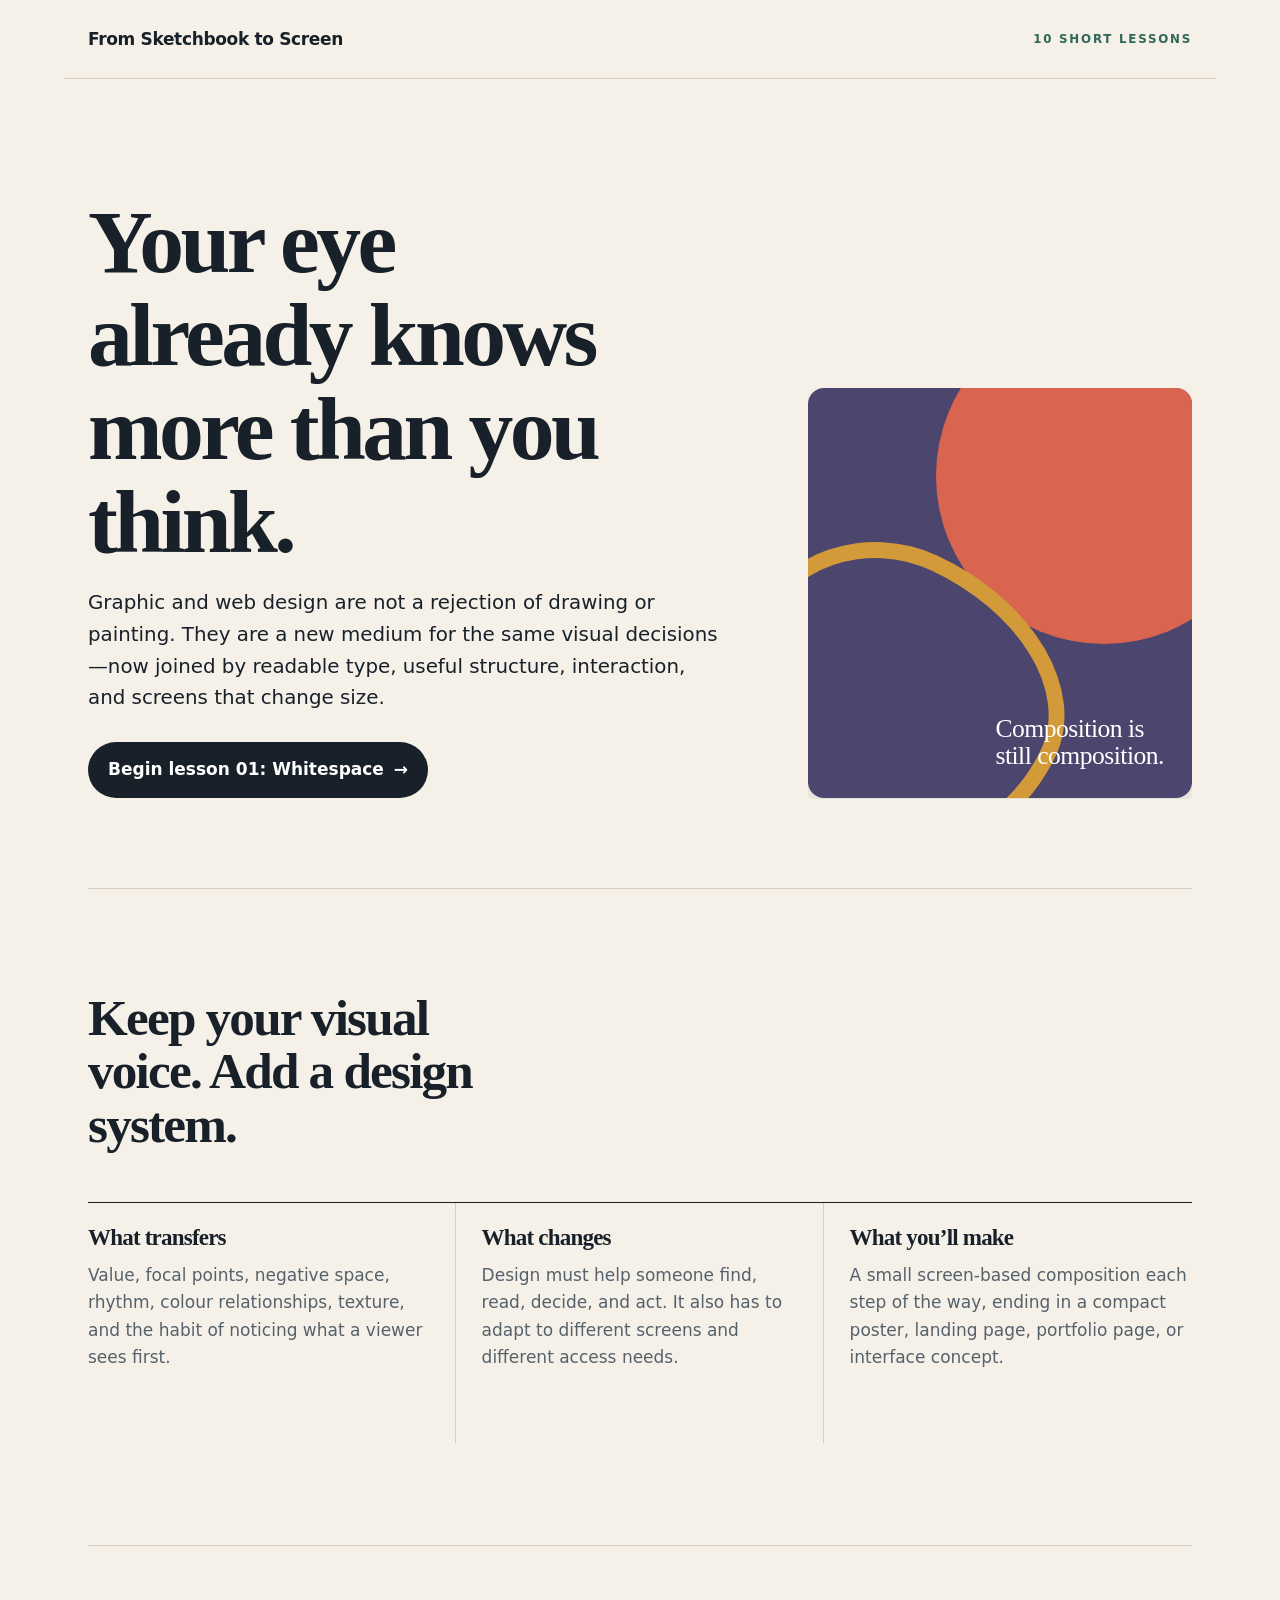
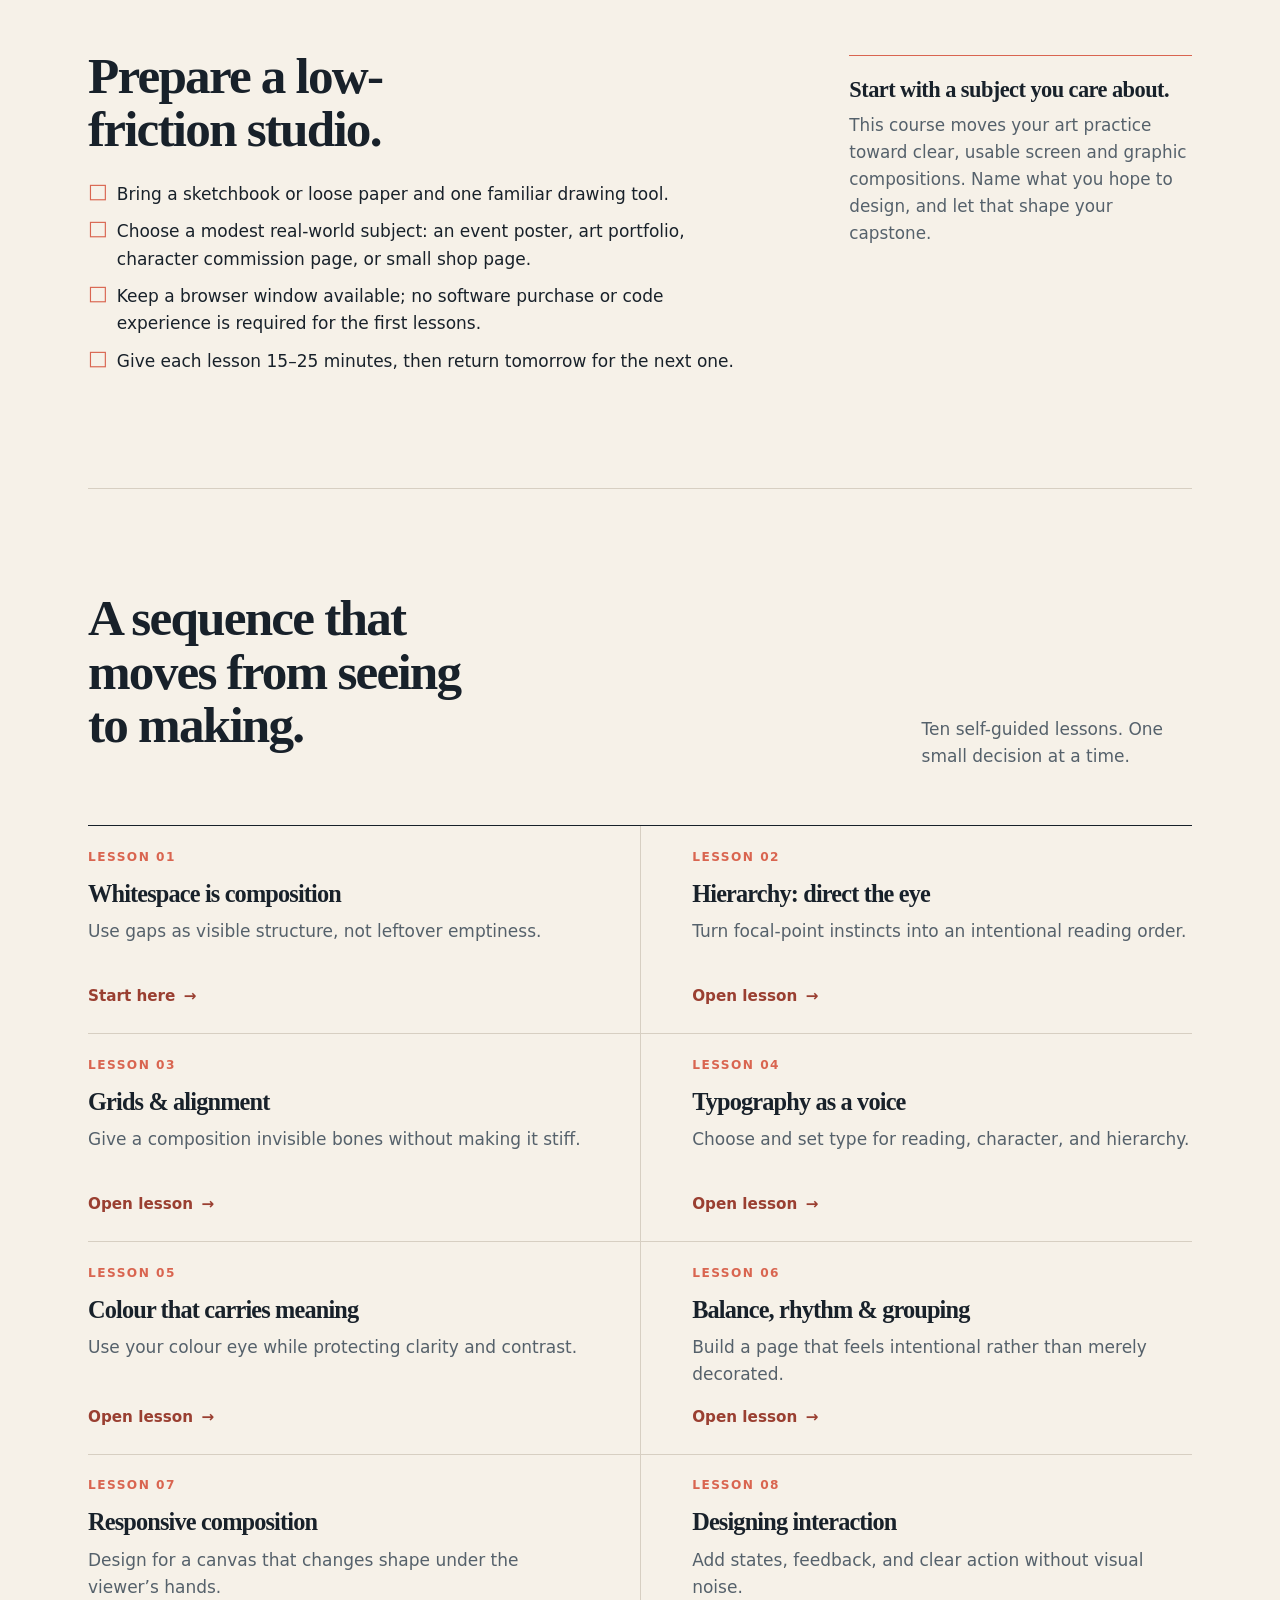
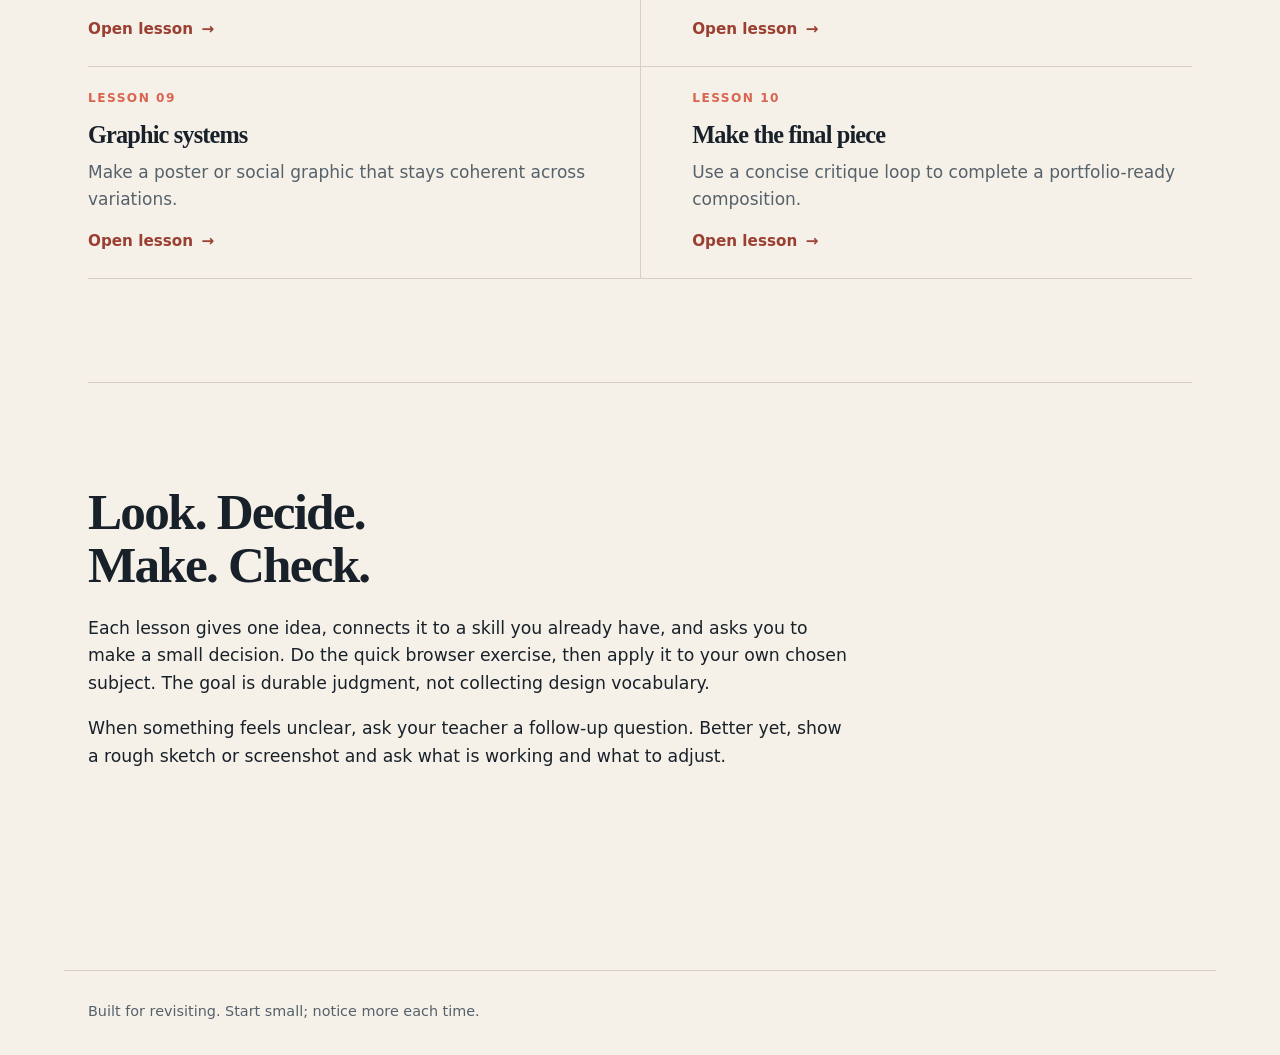
<file: index.html>
<!doctype html>
<html lang="en">
<head>
  <meta charset="utf-8">
  <meta name="viewport" content="width=device-width, initial-scale=1">
  <meta name="description" content="A short practice-led course that translates traditional-art instincts into graphic and web design.">
  <title>From Sketchbook to Screen — A Design Course for Artists</title>
  <link rel="stylesheet" href="assets/course.css?20260912">
  <link rel="icon" href="assets/favicon.svg" type="image/svg+xml">
</head>
<body class="home-page">
  <a class="skip-link" href="#main-content">Skip to course overview</a>
  <header class="site-header home-header">
    <a class="brand" href="index.html">From Sketchbook to Screen</a>
    <span class="course-count">10 short lessons</span>
  </header>
  <main class="page">
    <section class="hero home-hero" id="main-content" aria-label="Course introduction">
      <div class="hero-grid">
        <div class="hero-copy">
          <h1>Your eye already knows more than you think.</h1>
          <p>Graphic and web design are not a rejection of drawing or painting. They are a new medium for the same visual decisions—now joined by readable type, useful structure, interaction, and screens that change size.</p>
          <a class="button" href="lessons/0001-whitespace-is-composition.html">Begin lesson 01: Whitespace</a>
        </div>
        <div class="hero-art" aria-hidden="true">
          <span>Composition is<br>still composition.</span>
        </div>
      </div>
    </section>

    <section class="section home-section promise-section">
      <h2>Keep your visual voice. Add a design system.</h2>
      <div class="promise-grid">
        <article class="promise"><h3>What transfers</h3><p>Value, focal points, negative space, rhythm, colour relationships, texture, and the habit of noticing what a viewer sees first.</p></article>
        <article class="promise"><h3>What changes</h3><p>Design must help someone find, read, decide, and act. It also has to adapt to different screens and different access needs.</p></article>
        <article class="promise"><h3>What you’ll make</h3><p>A small screen-based composition each step of the way, ending in a compact poster, landing page, portfolio page, or interface concept.</p></article>
      </div>
    </section>

    <section class="section home-section studio-section">
      <div class="studio-copy">
        <h2>Prepare a low-friction studio.</h2>
        <ul class="checklist">
          <li>Bring a sketchbook or loose paper and one familiar drawing tool.</li>
          <li>Choose a modest real-world subject: an event poster, art portfolio, character commission page, or small shop page.</li>
          <li>Keep a browser window available; no software purchase or code experience is required for the first lessons.</li>
          <li>Give each lesson 15–25 minutes, then return tomorrow for the next one.</li>
        </ul>
      </div>
      <p class="studio-note"><strong>Start with a subject you care about.</strong> This course moves your art practice toward clear, usable screen and graphic compositions. Name what you hope to design, and let that shape your capstone.</p>
    </section>

    <section class="section home-section course-section" id="outline">
      <div class="course-heading">
        <h2>A sequence that moves from seeing to making.</h2>
        <p>Ten self-guided lessons. One small decision at a time.</p>
      </div>
      <div class="course-grid home-course-grid">
        <article class="lesson-card"><h3>Whitespace is composition</h3><p>Use gaps as visible structure, not leftover emptiness.</p><a class="button" href="lessons/0001-whitespace-is-composition.html">Start here</a></article>
        <article class="lesson-card"><h3>Hierarchy: direct the eye</h3><p>Turn focal-point instincts into an intentional reading order.</p><a class="button" href="lessons/0002-visual-hierarchy.html">Open lesson</a></article>
        <article class="lesson-card"><h3>Grids & alignment</h3><p>Give a composition invisible bones without making it stiff.</p><a class="button" href="lessons/0003-grids-and-alignment.html">Open lesson</a></article>
        <article class="lesson-card"><h3>Typography as a voice</h3><p>Choose and set type for reading, character, and hierarchy.</p><a class="button" href="lessons/0004-typography-as-voice.html">Open lesson</a></article>
        <article class="lesson-card"><h3>Colour that carries meaning</h3><p>Use your colour eye while protecting clarity and contrast.</p><a class="button" href="lessons/0005-colour-and-contrast.html">Open lesson</a></article>
        <article class="lesson-card"><h3>Balance, rhythm & grouping</h3><p>Build a page that feels intentional rather than merely decorated.</p><a class="button" href="lessons/0006-balance-rhythm-and-grouping.html">Open lesson</a></article>
        <article class="lesson-card"><h3>Responsive composition</h3><p>Design for a canvas that changes shape under the viewer’s hands.</p><a class="button" href="lessons/0007-responsive-composition.html">Open lesson</a></article>
        <article class="lesson-card"><h3>Designing interaction</h3><p>Add states, feedback, and clear action without visual noise.</p><a class="button" href="lessons/0008-designing-interaction.html">Open lesson</a></article>
        <article class="lesson-card"><h3>Graphic systems</h3><p>Make a poster or social graphic that stays coherent across variations.</p><a class="button" href="lessons/0009-graphic-systems.html">Open lesson</a></article>
        <article class="lesson-card"><h3>Make the final piece</h3><p>Use a concise critique loop to complete a portfolio-ready composition.</p><a class="button" href="lessons/0010-capstone-critique-loop.html">Open lesson</a></article>
      </div>
    </section>

    <section class="section home-section closing-section">
      <h2>Look. Decide. Make. Check.</h2>
      <p>Each lesson gives one idea, connects it to a skill you already have, and asks you to make a small decision. Do the quick browser exercise, then apply it to your own chosen subject. The goal is durable judgment, not collecting design vocabulary.</p>
      <p>When something feels unclear, ask your teacher a follow-up question. Better yet, show a rough sketch or screenshot and ask what is working and what to adjust.</p>
    </section>
  </main>
  <footer class="footer">Built for revisiting. Start small; notice more each time.</footer>
</body>
</html>
</file>
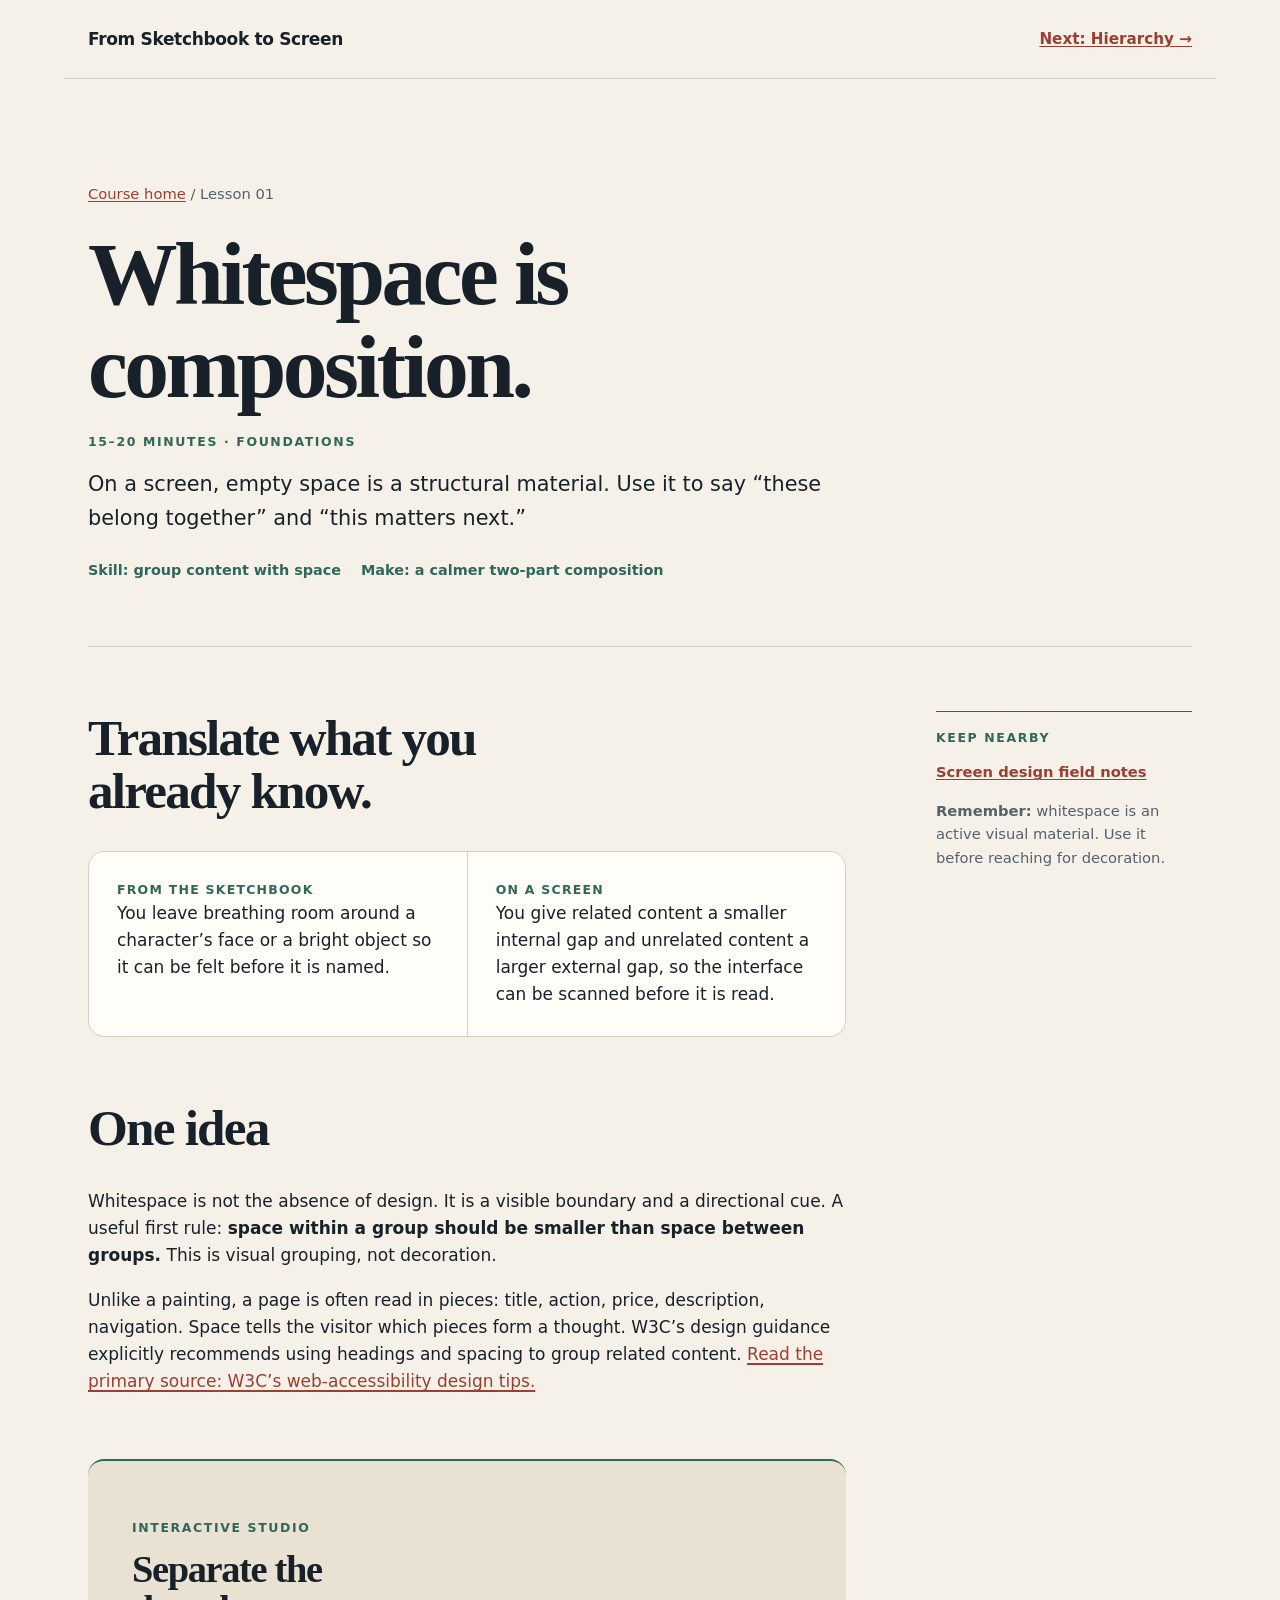
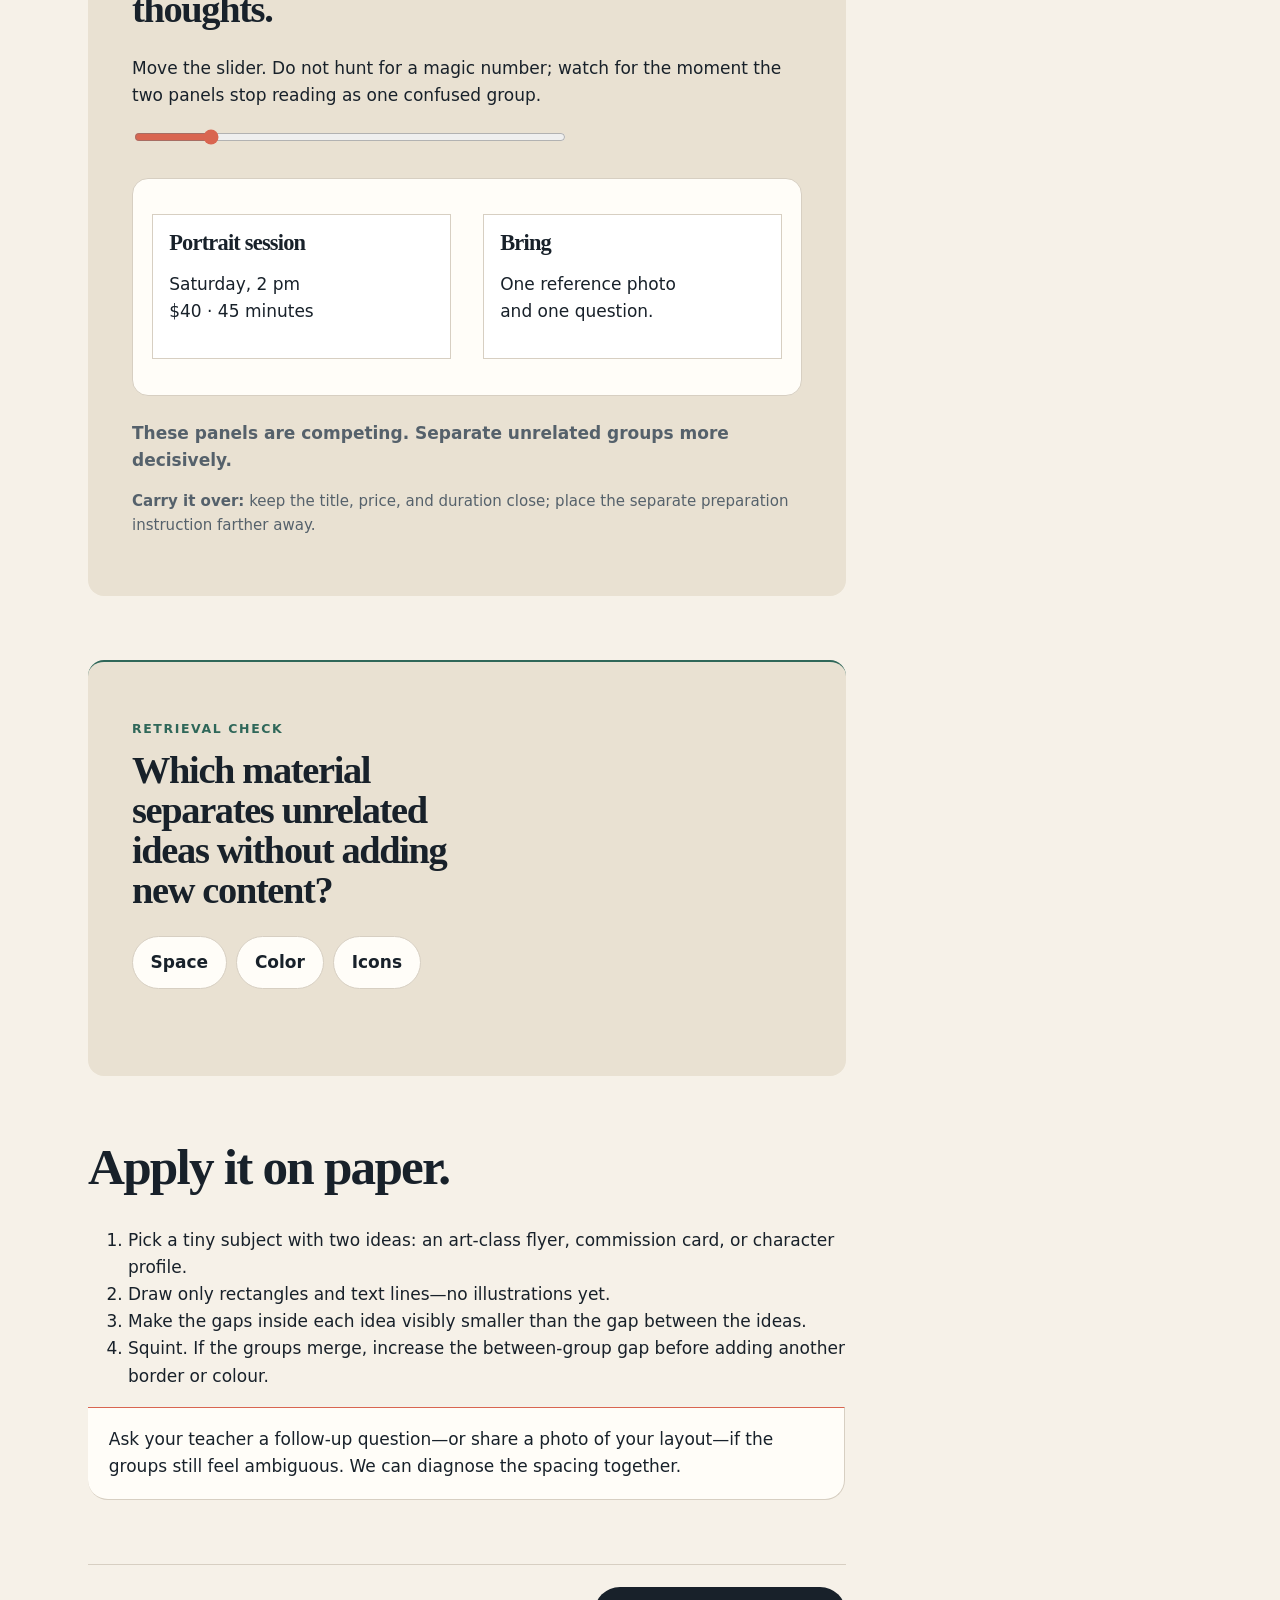
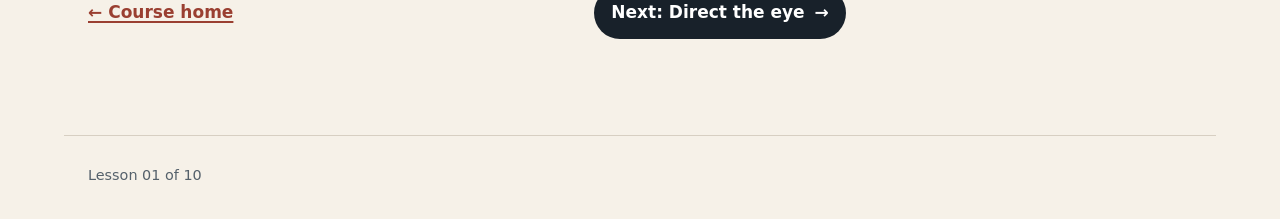
<file: lessons/0001-whitespace-is-composition.html>
<!doctype html>
<html lang="en">
<head><meta charset="utf-8"><meta name="viewport" content="width=device-width, initial-scale=1"><title>01 — Whitespace is composition</title><link rel="stylesheet" href="../assets/course.css?20260912"><link rel="icon" href="../assets/favicon.svg" type="image/svg+xml"><script src="../assets/course.js?20260912" defer></script></head>
<body class="lesson-page">
  <header class="site-header"><a class="brand" href="../index.html">From Sketchbook to Screen</a><a href="0002-visual-hierarchy.html">Next: Hierarchy →</a></header>
  <div class="page">
    <header class="lesson-head"><p class="path"><a href="../index.html">Course home</a> / Lesson 01</p><p class="eyebrow">15–20 minutes · Foundations</p><h1>Whitespace is composition.</h1><p>On a screen, empty space is a structural material. Use it to say “these belong together” and “this matters next.”</p><div class="lesson-meta"><span>Skill: group content with space</span><span>Make: a calmer two-part composition</span></div></header>
    <div class="lesson-layout"><main>
      <section><h2>Translate what you already know.</h2><div class="transfer card"><div><strong>From the sketchbook</strong>You leave breathing room around a character’s face or a bright object so it can be felt before it is named.</div><div><strong>On a screen</strong>You give related content a smaller internal gap and unrelated content a larger external gap, so the interface can be scanned before it is read.</div></div></section>
      <section><h2>One idea</h2><p>Whitespace is not the absence of design. It is a visible boundary and a directional cue. A useful first rule: <strong>space within a group should be smaller than space between groups.</strong> This is visual grouping, not decoration.</p><p>Unlike a painting, a page is often read in pieces: title, action, price, description, navigation. Space tells the visitor which pieces form a thought. W3C’s design guidance explicitly recommends using headings and spacing to group related content. <a href="https://www.w3.org/WAI/tips/designing/">Read the primary source: W3C’s web-accessibility design tips.</a></p></section>
      <section class="exercise" data-space-lab><p class="kicker">Interactive studio</p><h2>Separate the thoughts.</h2><p>Move the slider. Do not hunt for a magic number; watch for the moment the two panels stop reading as one confused group.</p><input type="range" min="8" max="80" value="20" aria-label="Space between panels"><div class="space-lab"><div class="space-demo"><article><h3>Portrait session</h3><p>Saturday, 2 pm<br>$40 · 45 minutes</p></article><article><h3>Bring</h3><p>One reference photo<br>and one question.</p></article></div></div><p class="feedback" aria-live="polite"></p><p class="rule"><strong>Carry it over:</strong> keep the title, price, and duration close; place the separate preparation instruction farther away.</p></section>
      <section class="exercise" data-quiz><p class="kicker">Retrieval check</p><h2>Which material separates unrelated ideas without adding new content?</h2><div class="choice-row"><button class="choice" data-correct="true" data-good="Yes. Space gives the two ideas different territories." data-try="Try again. This may add emphasis, but it adds content or styling rather than creating the boundary.">Space</button><button class="choice" data-correct="false" data-good="" data-try="Try again. This may add emphasis, but it adds content or styling rather than creating the boundary.">Color</button><button class="choice" data-correct="false" data-good="" data-try="Try again. This may add emphasis, but it adds content or styling rather than creating the boundary.">Icons</button></div><p class="feedback" aria-live="polite"></p></section>
      <section><h2>Apply it on paper.</h2><ol><li>Pick a tiny subject with two ideas: an art-class flyer, commission card, or character profile.</li><li>Draw only rectangles and text lines—no illustrations yet.</li><li>Make the gaps inside each idea visibly smaller than the gap between the ideas.</li><li>Squint. If the groups merge, increase the between-group gap before adding another border or colour.</li></ol><p class="callout">Ask your teacher a follow-up question—or share a photo of your layout—if the groups still feel ambiguous. We can diagnose the spacing together.</p></section>
      <nav class="next"><a href="../index.html">← Course home</a><a class="button" href="0002-visual-hierarchy.html">Next: Direct the eye</a></nav>
    </main><aside><p class="eyebrow">Keep nearby</p><p><a href="../reference/screen-design-field-notes.html">Screen design field notes</a></p><p><strong>Remember:</strong> whitespace is an active visual material. Use it before reaching for decoration.</p></aside></div>
  </div><footer class="footer">Lesson 01 of 10</footer>
</body></html>
</file>
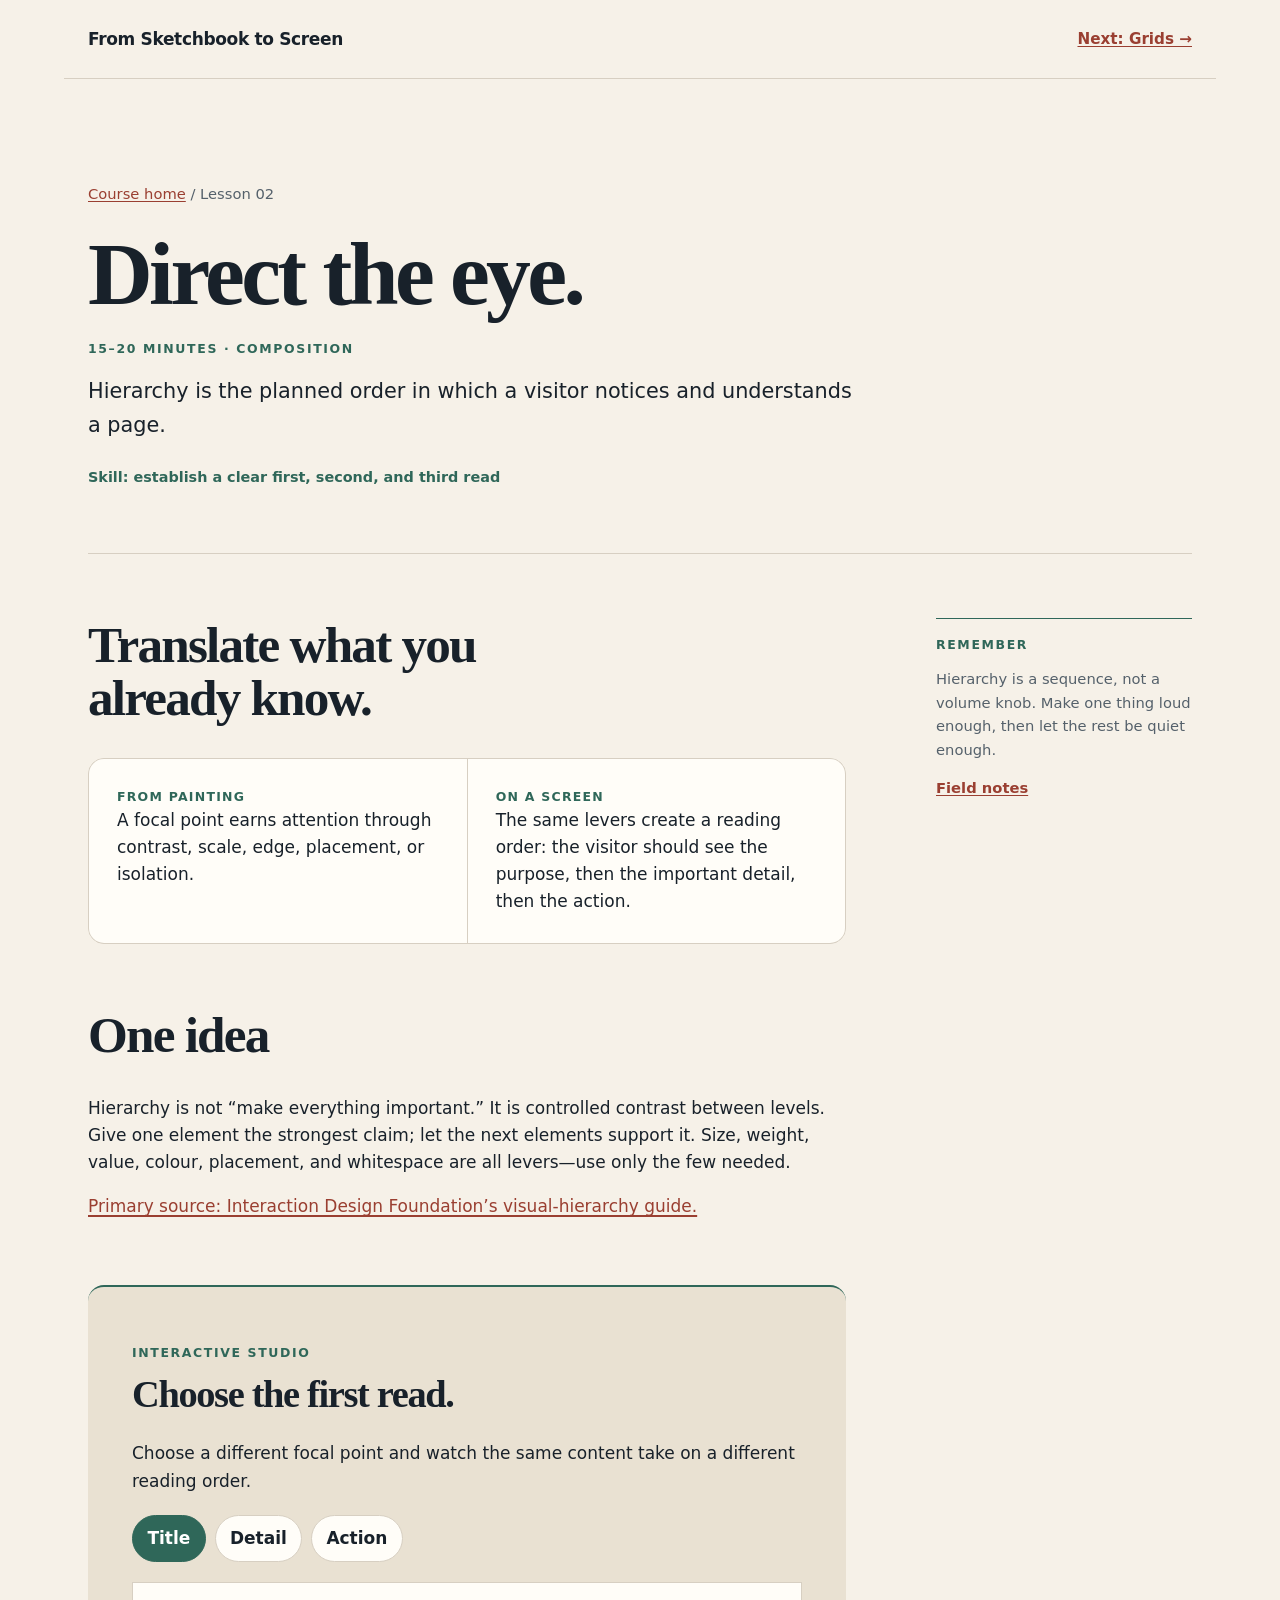
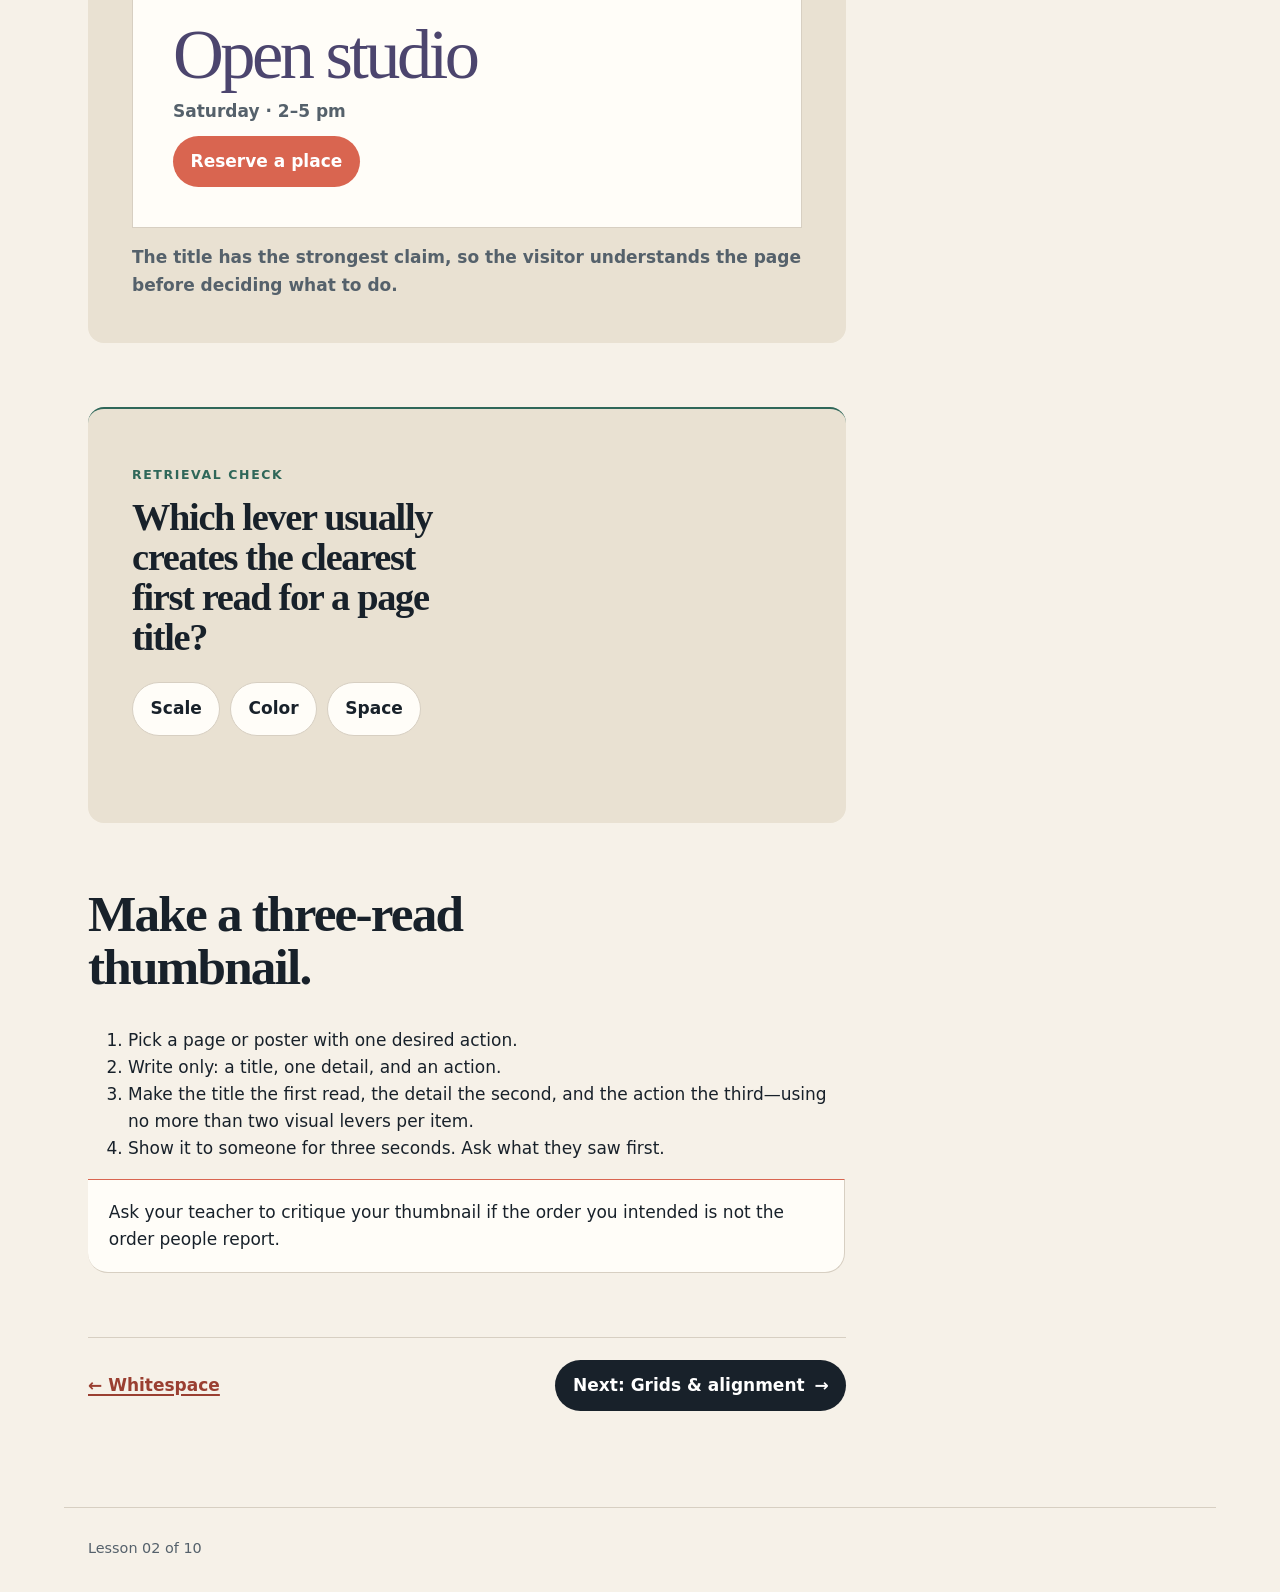
<file: lessons/0002-visual-hierarchy.html>
<!doctype html>
<html lang="en"><head><meta charset="utf-8"><meta name="viewport" content="width=device-width, initial-scale=1"><title>02 — Visual hierarchy</title><link rel="stylesheet" href="../assets/course.css?20260912"><link rel="icon" href="../assets/favicon.svg" type="image/svg+xml"><script src="../assets/course.js?20260912" defer></script></head><body class="lesson-page">
<header class="site-header"><a class="brand" href="../index.html">From Sketchbook to Screen</a><a href="0003-grids-and-alignment.html">Next: Grids →</a></header><div class="page"><header class="lesson-head"><p class="path"><a href="../index.html">Course home</a> / Lesson 02</p><p class="eyebrow">15–20 minutes · Composition</p><h1>Direct the eye.</h1><p>Hierarchy is the planned order in which a visitor notices and understands a page.</p><div class="lesson-meta"><span>Skill: establish a clear first, second, and third read</span></div></header><div class="lesson-layout"><main>
<section><h2>Translate what you already know.</h2><div class="transfer card"><div><strong>From painting</strong>A focal point earns attention through contrast, scale, edge, placement, or isolation.</div><div><strong>On a screen</strong>The same levers create a reading order: the visitor should see the purpose, then the important detail, then the action.</div></div></section>
<section><h2>One idea</h2><p>Hierarchy is not “make everything important.” It is controlled contrast between levels. Give one element the strongest claim; let the next elements support it. Size, weight, value, colour, placement, and whitespace are all levers—use only the few needed.</p><p><a href="https://www.interaction-design.org/literature/topics/visual-hierarchy">Primary source: Interaction Design Foundation’s visual-hierarchy guide.</a></p></section>
<section class="exercise studio" data-hierarchy-lab><p class="kicker">Interactive studio</p><h2>Choose the first read.</h2><p>Choose a different focal point and watch the same content take on a different reading order.</p><div class="studio-controls" role="group" aria-label="Choose the focal point"><button type="button" data-focus="title" aria-pressed="true">Title</button><button type="button" data-focus="detail" aria-pressed="false">Detail</button><button type="button" data-focus="action" aria-pressed="false">Action</button></div><div class="hierarchy-stage" aria-live="polite"><p class="hierarchy-title">Open studio</p><p class="hierarchy-detail">Saturday · 2–5 pm</p><button type="button" class="hierarchy-action">Reserve a place</button></div><p class="feedback">The title has the strongest claim, so the visitor understands the page before deciding what to do.</p></section>
<section class="exercise" data-quiz><p class="kicker">Retrieval check</p><h2>Which lever usually creates the clearest first read for a page title?</h2><div class="choice-row"><button class="choice" data-correct="true" data-good="Right. Scale makes a title readable as a different level before the words are processed." data-try="Try again. It can help, but choose the lever that most directly separates a title from body text.">Scale</button><button class="choice" data-correct="false" data-good="" data-try="Try again. It can help, but choose the lever that most directly separates a title from body text.">Color</button><button class="choice" data-correct="false" data-good="" data-try="Try again. It can help, but choose the lever that most directly separates a title from body text.">Space</button></div><p class="feedback" aria-live="polite"></p></section>
<section><h2>Make a three-read thumbnail.</h2><ol><li>Pick a page or poster with one desired action.</li><li>Write only: a title, one detail, and an action.</li><li>Make the title the first read, the detail the second, and the action the third—using no more than two visual levers per item.</li><li>Show it to someone for three seconds. Ask what they saw first.</li></ol><p class="callout">Ask your teacher to critique your thumbnail if the order you intended is not the order people report.</p></section><nav class="next"><a href="0001-whitespace-is-composition.html">← Whitespace</a><a class="button" href="0003-grids-and-alignment.html">Next: Grids & alignment</a></nav>
</main><aside><p class="eyebrow">Remember</p><p>Hierarchy is a sequence, not a volume knob. Make one thing loud enough, then let the rest be quiet enough.</p><p><a href="../reference/screen-design-field-notes.html">Field notes</a></p></aside></div></div><footer class="footer">Lesson 02 of 10</footer></body></html>
</file>
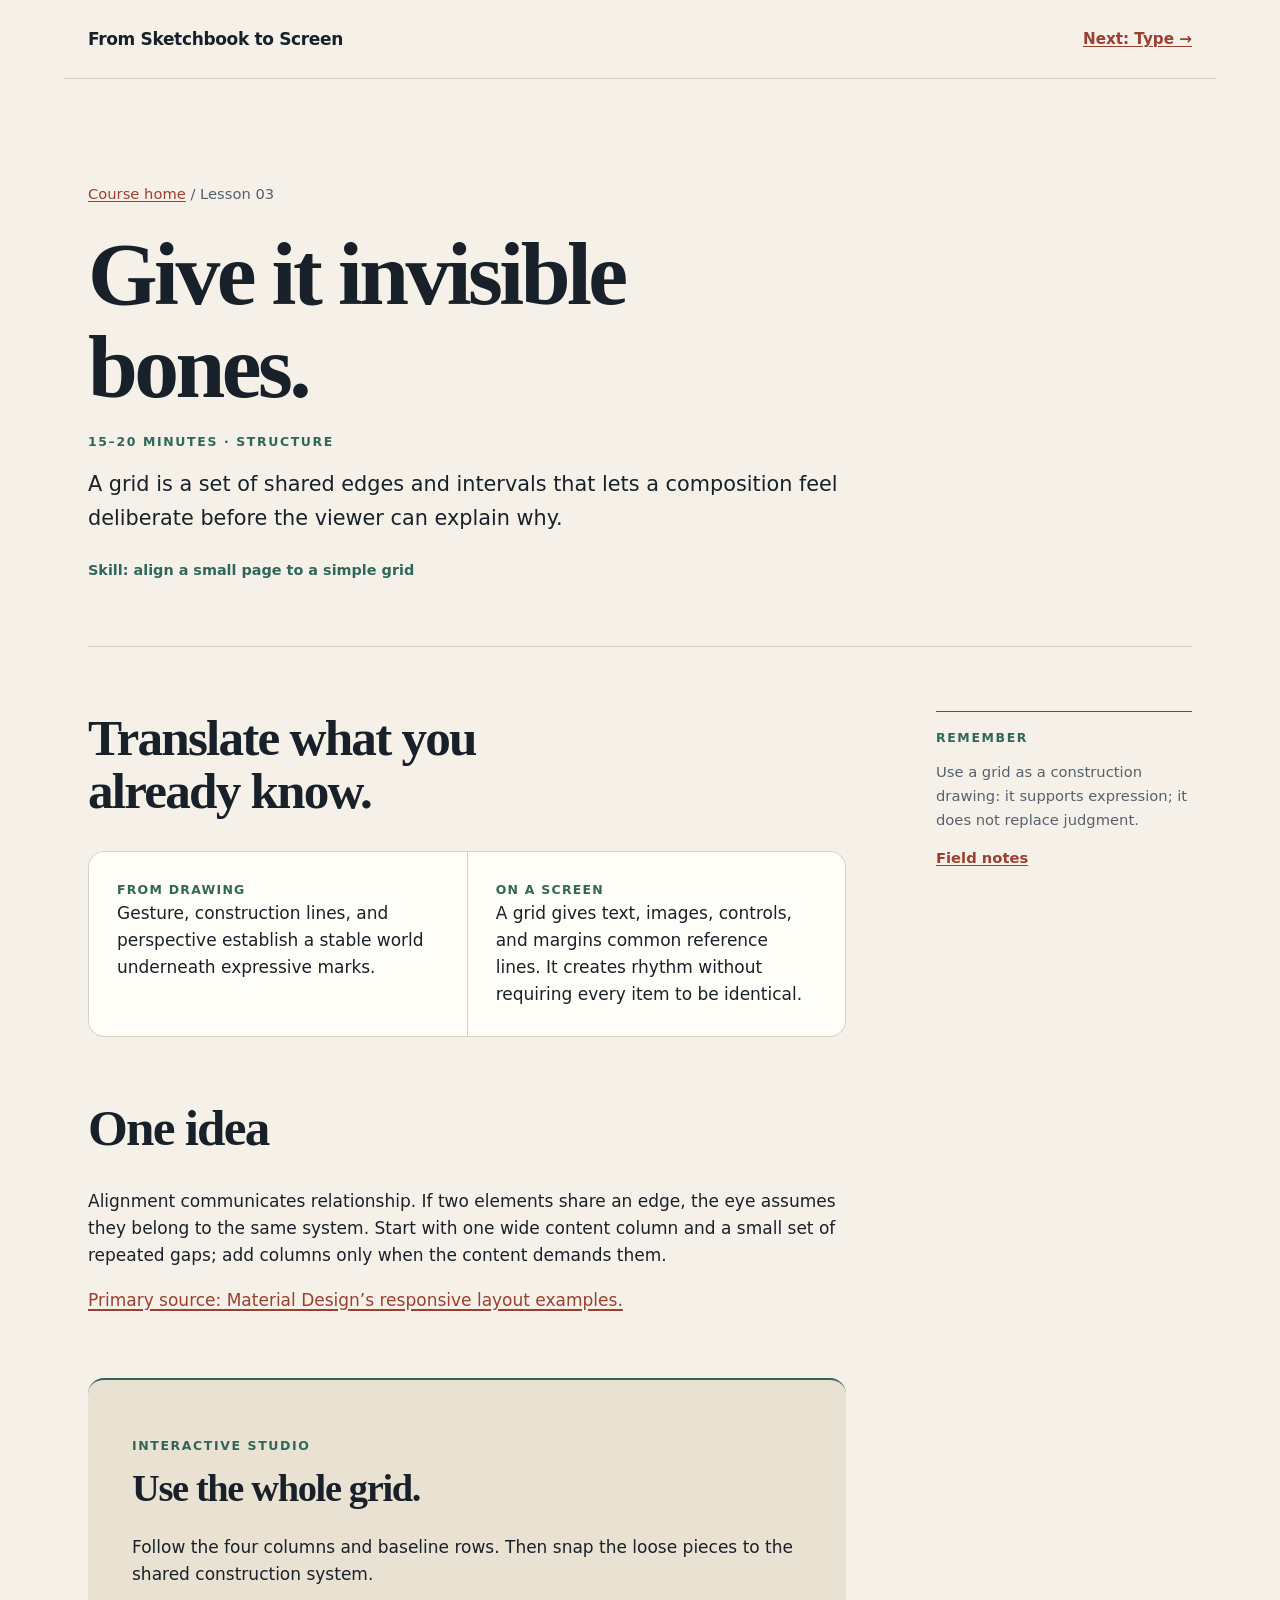
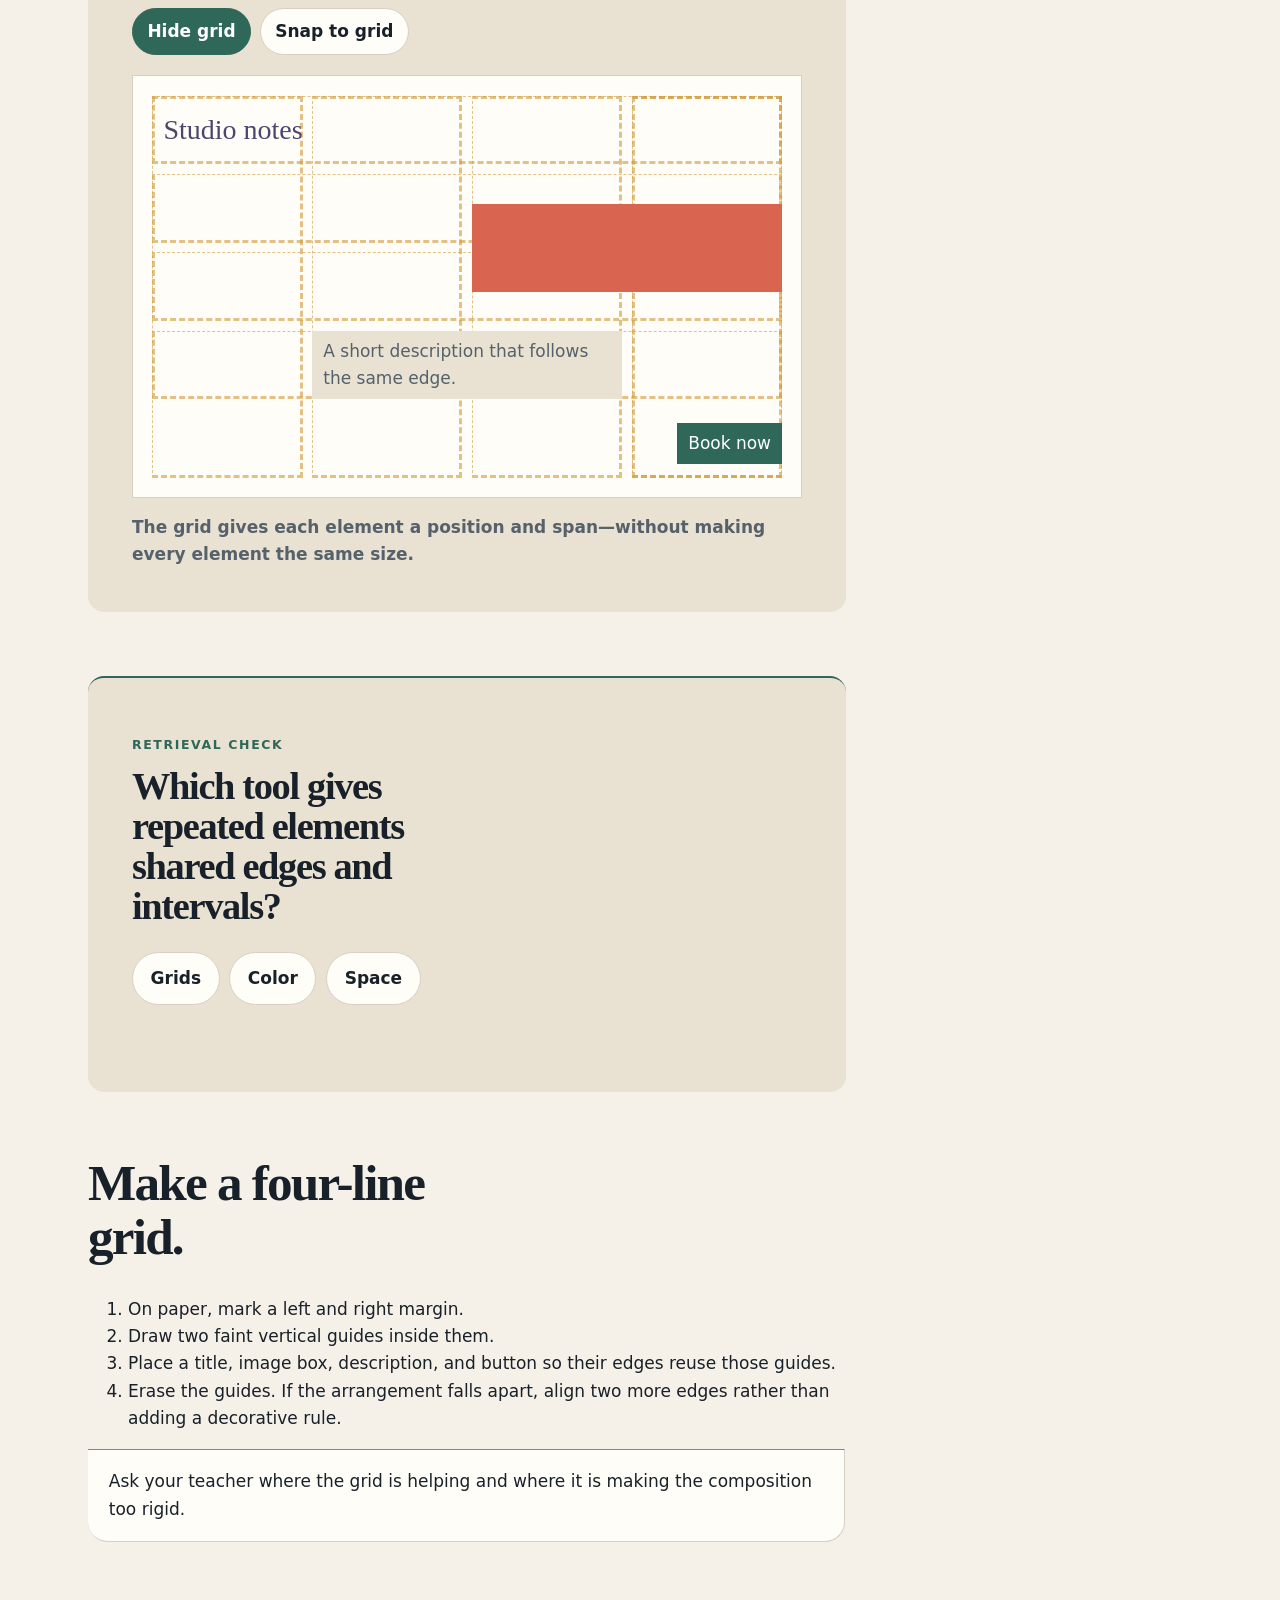
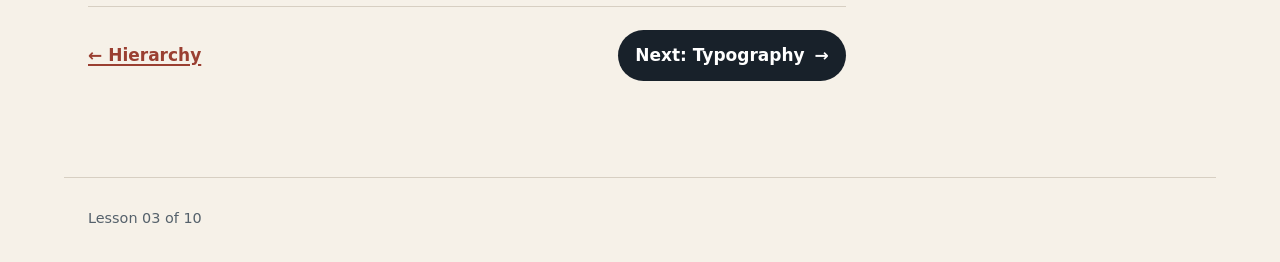
<file: lessons/0003-grids-and-alignment.html>
<!doctype html>
<html lang="en"><head><meta charset="utf-8"><meta name="viewport" content="width=device-width, initial-scale=1"><title>03 — Grids and alignment</title><link rel="stylesheet" href="../assets/course.css?20260912"><link rel="icon" href="../assets/favicon.svg" type="image/svg+xml"><script src="../assets/course.js?20260912" defer></script></head><body class="lesson-page">
<header class="site-header"><a class="brand" href="../index.html">From Sketchbook to Screen</a><a href="0004-typography-as-voice.html">Next: Type →</a></header><div class="page"><header class="lesson-head"><p class="path"><a href="../index.html">Course home</a> / Lesson 03</p><p class="eyebrow">15–20 minutes · Structure</p><h1>Give it invisible bones.</h1><p>A grid is a set of shared edges and intervals that lets a composition feel deliberate before the viewer can explain why.</p><div class="lesson-meta"><span>Skill: align a small page to a simple grid</span></div></header><div class="lesson-layout"><main>
<section><h2>Translate what you already know.</h2><div class="transfer card"><div><strong>From drawing</strong>Gesture, construction lines, and perspective establish a stable world underneath expressive marks.</div><div><strong>On a screen</strong>A grid gives text, images, controls, and margins common reference lines. It creates rhythm without requiring every item to be identical.</div></div></section>
<section><h2>One idea</h2><p>Alignment communicates relationship. If two elements share an edge, the eye assumes they belong to the same system. Start with one wide content column and a small set of repeated gaps; add columns only when the content demands them.</p><p><a href="https://m3.material.io/foundations/layout/canonical-examples/overview">Primary source: Material Design’s responsive layout examples.</a></p></section>
<section class="exercise studio" data-grid-lab><p class="kicker">Interactive studio</p><h2>Use the whole grid.</h2><p>Follow the four columns and baseline rows. Then snap the loose pieces to the shared construction system.</p><div class="studio-controls"><button type="button" data-guides aria-pressed="true">Hide grid</button><button type="button" data-snap>Snap to grid</button></div><div class="grid-stage" aria-label="Four-column layout grid demonstration"><span class="grid-guide grid-guide-v1" aria-hidden="true"></span><span class="grid-guide grid-guide-v2" aria-hidden="true"></span><span class="grid-guide grid-guide-v3" aria-hidden="true"></span><span class="grid-guide grid-guide-v4" aria-hidden="true"></span><span class="grid-guide grid-guide-v5" aria-hidden="true"></span><span class="grid-guide grid-guide-h1" aria-hidden="true"></span><span class="grid-guide grid-guide-h2" aria-hidden="true"></span><span class="grid-guide grid-guide-h3" aria-hidden="true"></span><span class="grid-guide grid-guide-h4" aria-hidden="true"></span><div class="grid-piece grid-piece-title">Studio notes</div><div class="grid-piece grid-piece-image"></div><div class="grid-piece grid-piece-copy">A short description that follows the same edge.</div><div class="grid-piece grid-piece-action">Book now</div></div><p class="feedback" aria-live="polite">The grid gives each element a position and span—without making every element the same size.</p></section>
<section class="exercise" data-quiz><p class="kicker">Retrieval check</p><h2>Which tool gives repeated elements shared edges and intervals?</h2><div class="choice-row"><button class="choice" data-correct="true" data-good="Correct. A grid is the underlying set of relationships—not a visible cage." data-try="Try again. Choose the structural tool rather than a visual surface treatment.">Grids</button><button class="choice" data-correct="false" data-good="" data-try="Try again. Choose the structural tool rather than a visual surface treatment.">Color</button><button class="choice" data-correct="false" data-good="" data-try="Try again. Choose the structural tool rather than a visual surface treatment.">Space</button></div><p class="feedback" aria-live="polite"></p></section>
<section><h2>Make a four-line grid.</h2><ol><li>On paper, mark a left and right margin.</li><li>Draw two faint vertical guides inside them.</li><li>Place a title, image box, description, and button so their edges reuse those guides.</li><li>Erase the guides. If the arrangement falls apart, align two more edges rather than adding a decorative rule.</li></ol><p class="callout">Ask your teacher where the grid is helping and where it is making the composition too rigid.</p></section><nav class="next"><a href="0002-visual-hierarchy.html">← Hierarchy</a><a class="button" href="0004-typography-as-voice.html">Next: Typography</a></nav>
</main><aside><p class="eyebrow">Remember</p><p>Use a grid as a construction drawing: it supports expression; it does not replace judgment.</p><p><a href="../reference/screen-design-field-notes.html">Field notes</a></p></aside></div></div><footer class="footer">Lesson 03 of 10</footer></body></html>
</file>
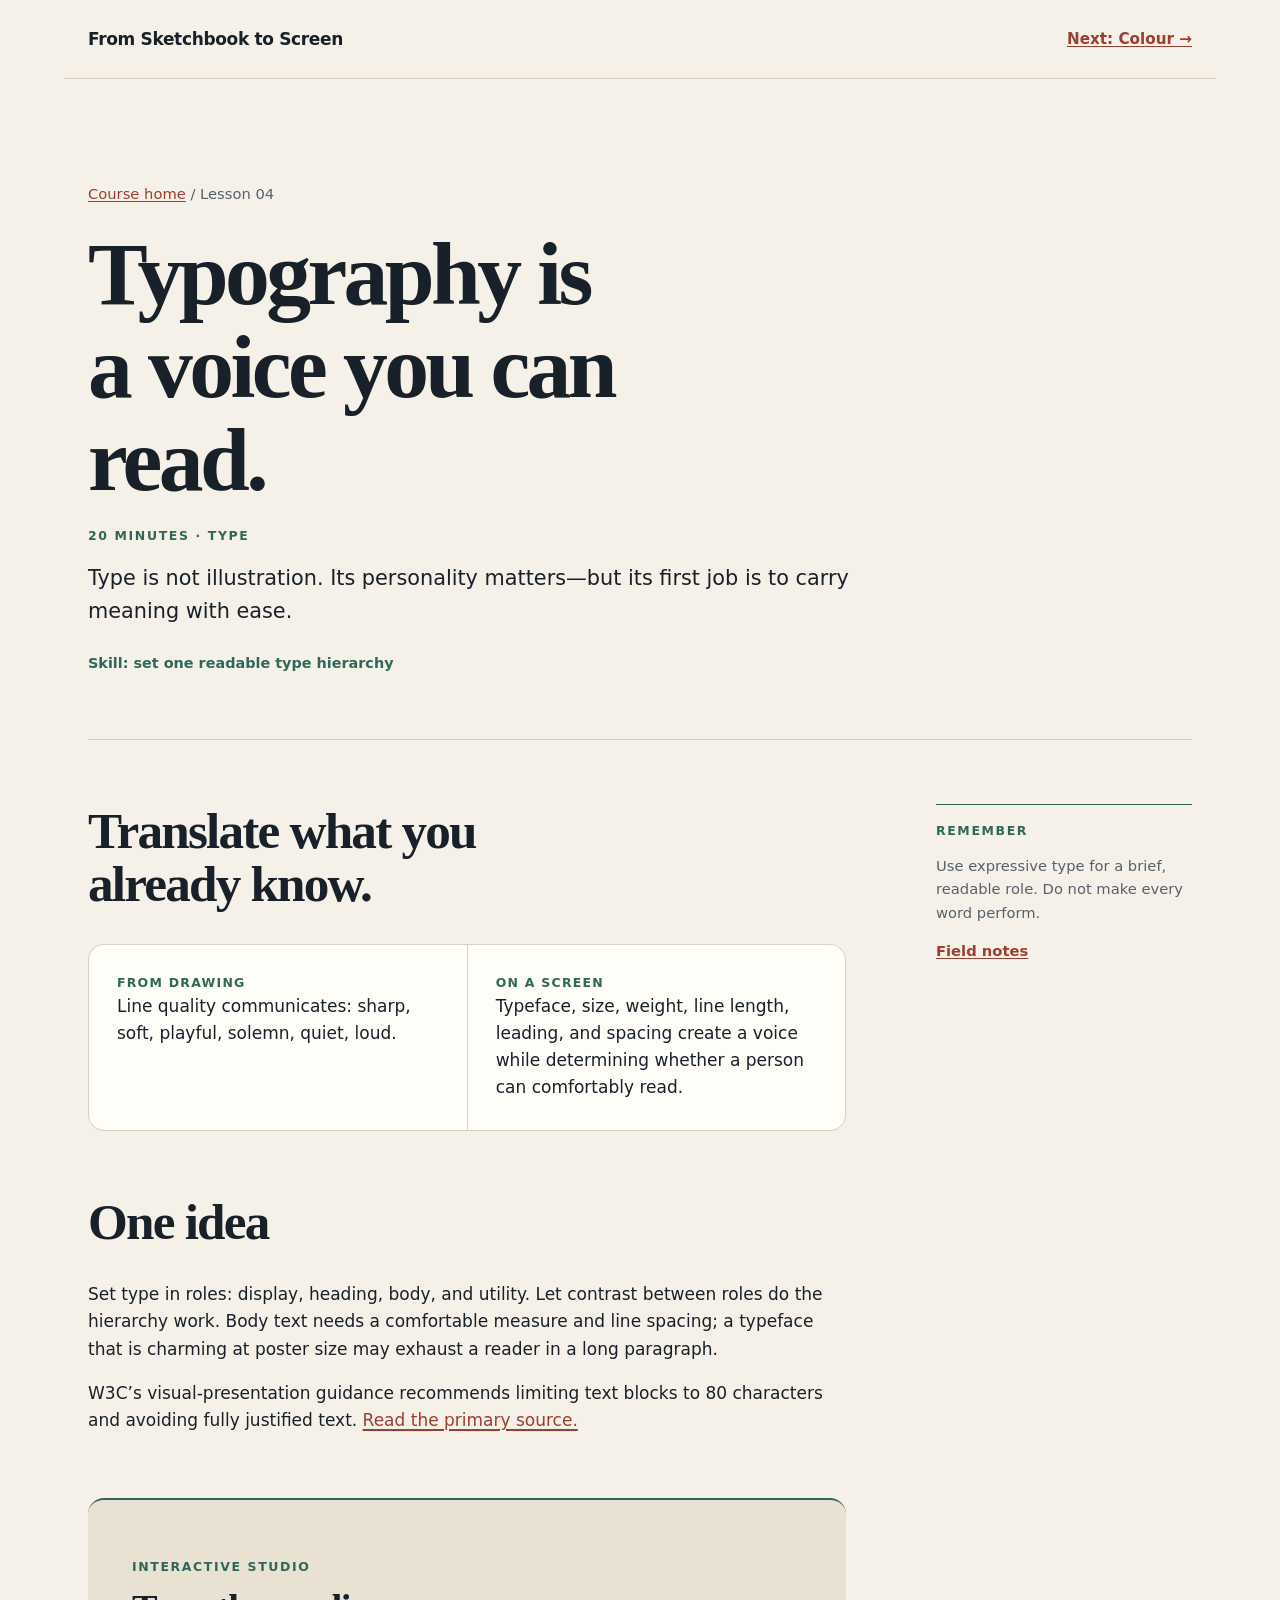
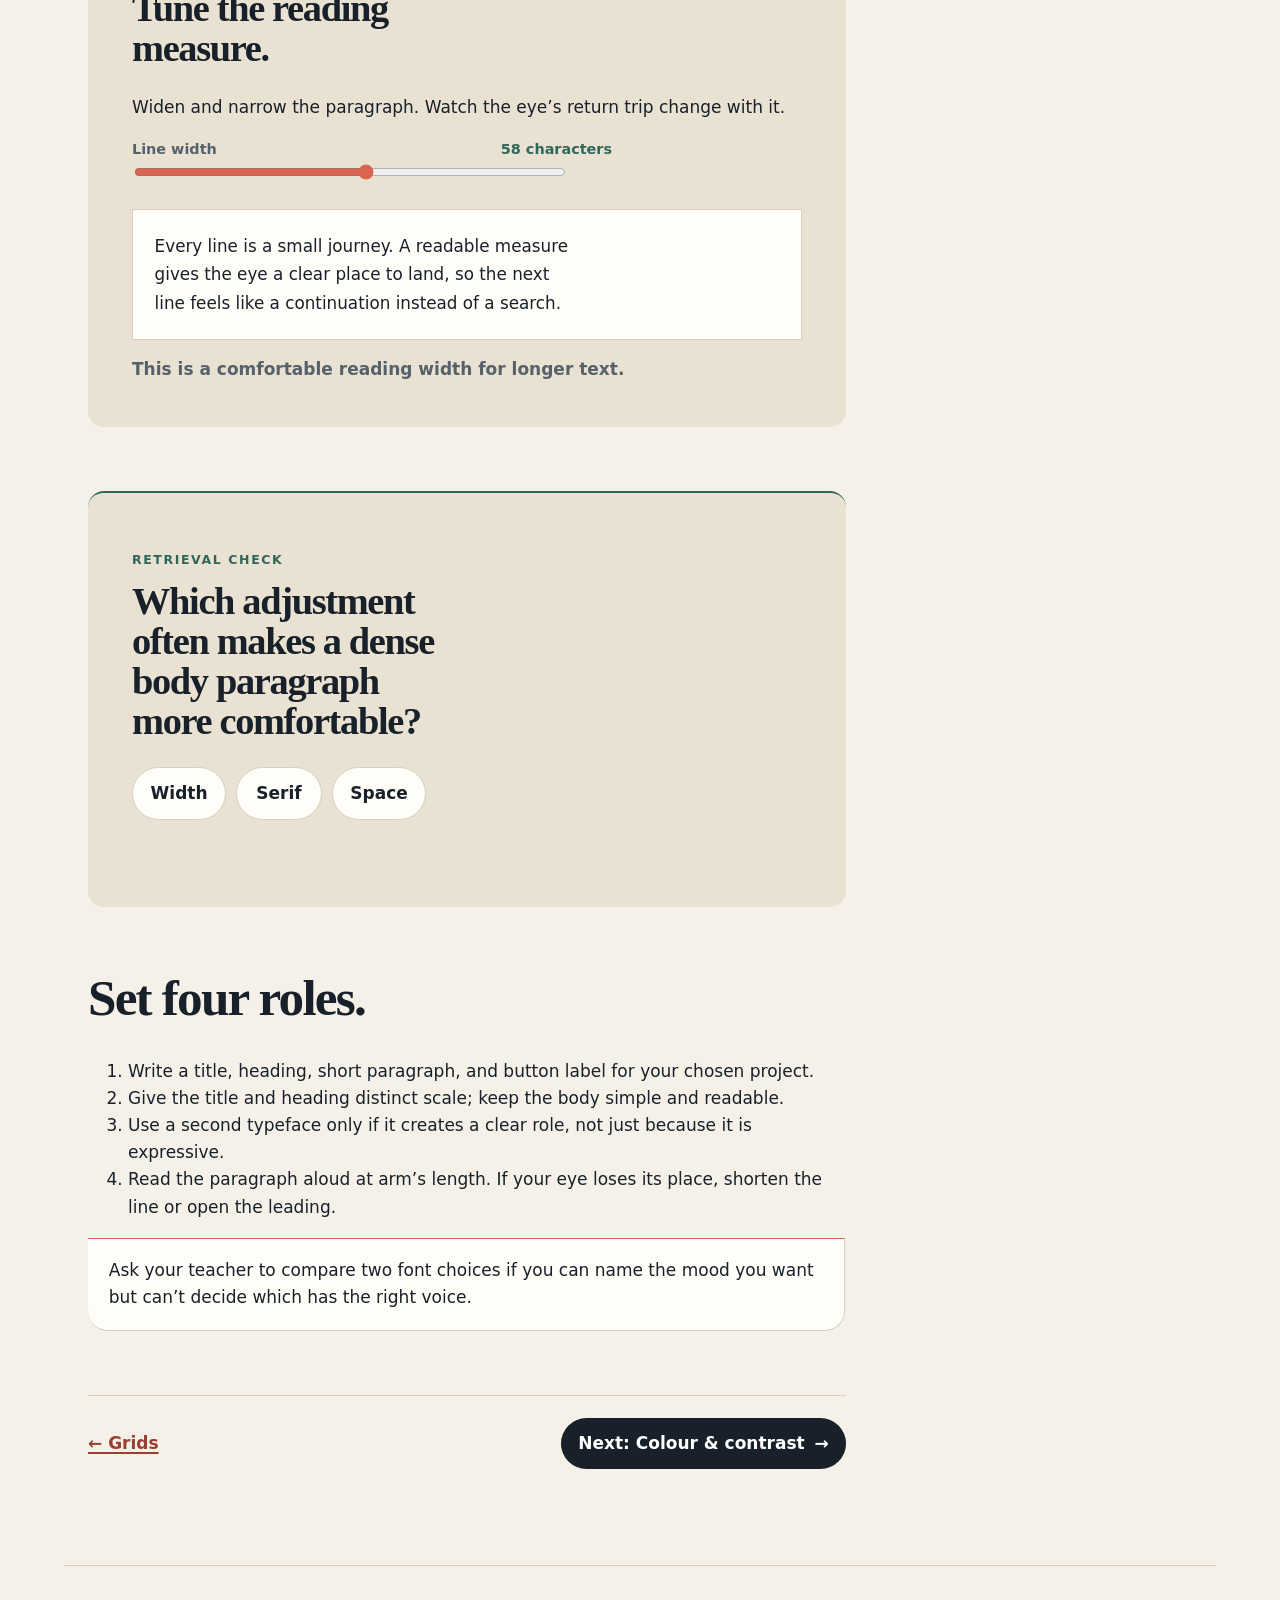
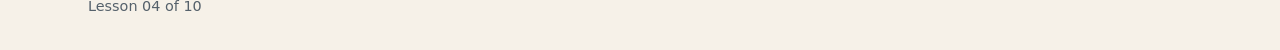
<file: lessons/0004-typography-as-voice.html>
<!doctype html>
<html lang="en"><head><meta charset="utf-8"><meta name="viewport" content="width=device-width, initial-scale=1"><title>04 — Typography as voice</title><link rel="stylesheet" href="../assets/course.css?20260912"><link rel="icon" href="../assets/favicon.svg" type="image/svg+xml"><script src="../assets/course.js?20260912" defer></script></head><body class="lesson-page">
<header class="site-header"><a class="brand" href="../index.html">From Sketchbook to Screen</a><a href="0005-colour-and-contrast.html">Next: Colour →</a></header><div class="page"><header class="lesson-head"><p class="path"><a href="../index.html">Course home</a> / Lesson 04</p><p class="eyebrow">20 minutes · Type</p><h1>Typography is a voice you can read.</h1><p>Type is not illustration. Its personality matters—but its first job is to carry meaning with ease.</p><div class="lesson-meta"><span>Skill: set one readable type hierarchy</span></div></header><div class="lesson-layout"><main>
<section><h2>Translate what you already know.</h2><div class="transfer card"><div><strong>From drawing</strong>Line quality communicates: sharp, soft, playful, solemn, quiet, loud.</div><div><strong>On a screen</strong>Typeface, size, weight, line length, leading, and spacing create a voice while determining whether a person can comfortably read.</div></div></section>
<section><h2>One idea</h2><p>Set type in roles: display, heading, body, and utility. Let contrast between roles do the hierarchy work. Body text needs a comfortable measure and line spacing; a typeface that is charming at poster size may exhaust a reader in a long paragraph.</p><p>W3C’s visual-presentation guidance recommends limiting text blocks to 80 characters and avoiding fully justified text. <a href="https://www.w3.org/WAI/WCAG22/Understanding/visual-presentation">Read the primary source.</a></p></section>
<section class="exercise studio" data-type-lab><p class="kicker">Interactive studio</p><h2>Tune the reading measure.</h2><p>Widen and narrow the paragraph. Watch the eye’s return trip change with it.</p><label class="studio-range" for="type-measure">Line width <output>58 characters</output></label><input id="type-measure" type="range" min="30" max="82" value="58"><div class="type-stage"><p>Every line is a small journey. A readable measure gives the eye a clear place to land, so the next line feels like a continuation instead of a search.</p></div><p class="feedback" aria-live="polite">This is a comfortable reading width for longer text.</p></section>
<section class="exercise" data-quiz><p class="kicker">Retrieval check</p><h2>Which adjustment often makes a dense body paragraph more comfortable?</h2><div class="choice-row"><button class="choice" data-correct="true" data-good="Yes. A sensible line width helps the eye find the next line." data-try="Try again. Think about how far the eye travels before it has to locate the next line.">Width</button><button class="choice" data-correct="false" data-good="" data-try="Try again. Think about how far the eye travels before it has to locate the next line.">Serif</button><button class="choice" data-correct="false" data-good="" data-try="Try again. Think about how far the eye travels before it has to locate the next line.">Space</button></div><p class="feedback" aria-live="polite"></p></section>
<section><h2>Set four roles.</h2><ol><li>Write a title, heading, short paragraph, and button label for your chosen project.</li><li>Give the title and heading distinct scale; keep the body simple and readable.</li><li>Use a second typeface only if it creates a clear role, not just because it is expressive.</li><li>Read the paragraph aloud at arm’s length. If your eye loses its place, shorten the line or open the leading.</li></ol><p class="callout">Ask your teacher to compare two font choices if you can name the mood you want but can’t decide which has the right voice.</p></section><nav class="next"><a href="0003-grids-and-alignment.html">← Grids</a><a class="button" href="0005-colour-and-contrast.html">Next: Colour & contrast</a></nav>
</main><aside><p class="eyebrow">Remember</p><p>Use expressive type for a brief, readable role. Do not make every word perform.</p><p><a href="../reference/screen-design-field-notes.html">Field notes</a></p></aside></div></div><footer class="footer">Lesson 04 of 10</footer></body></html>
</file>
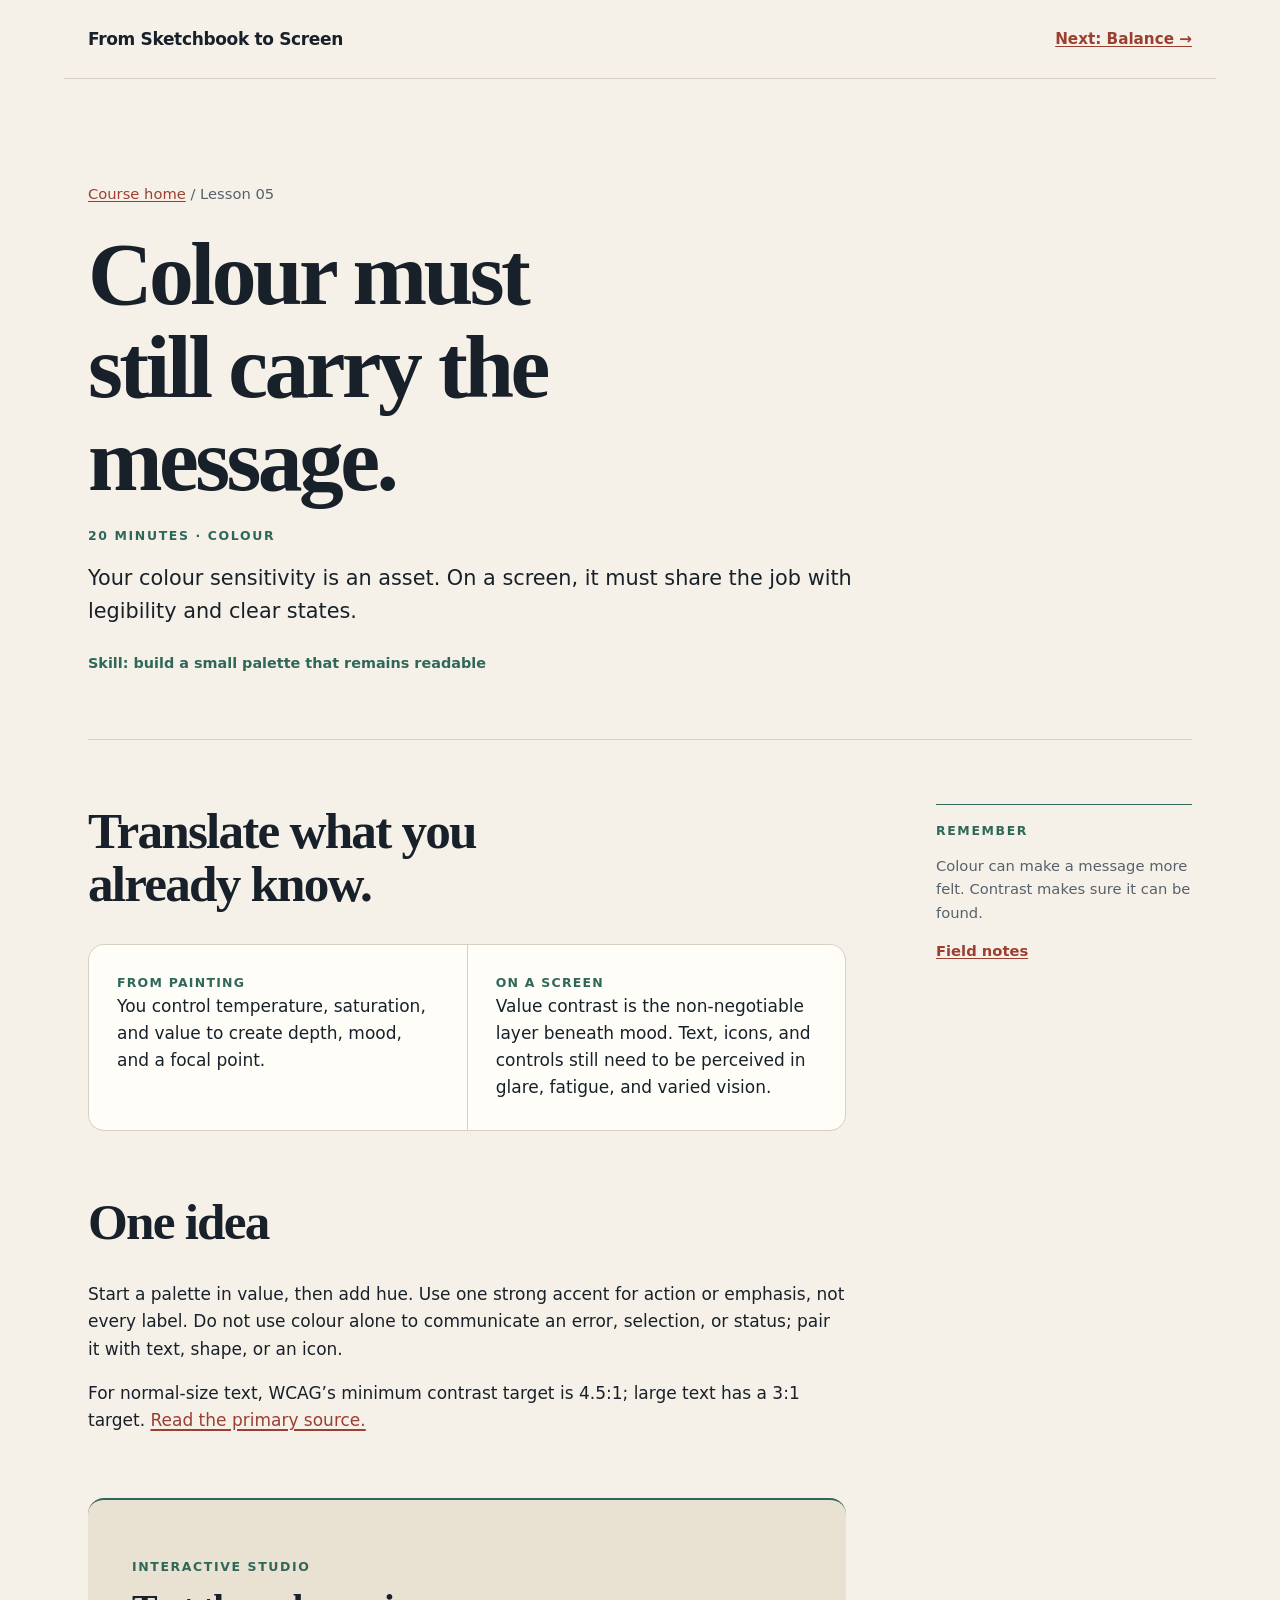
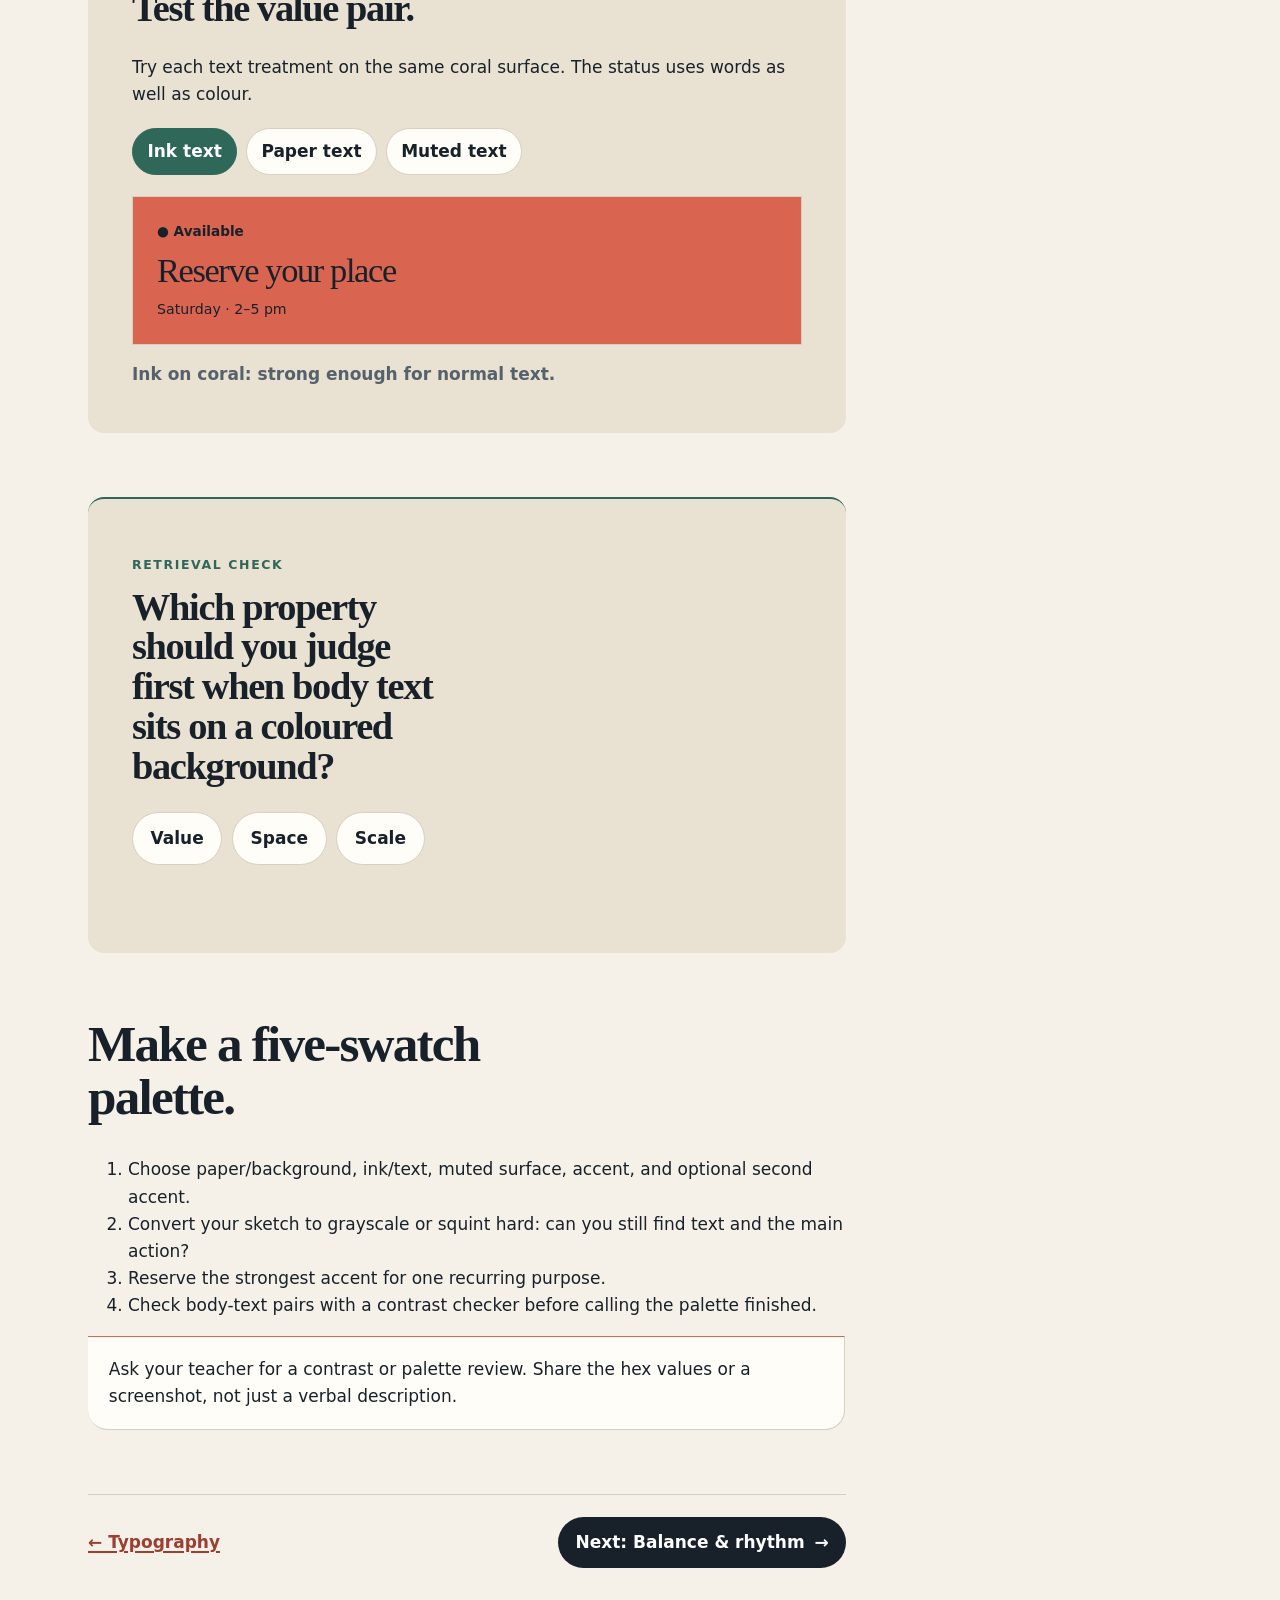
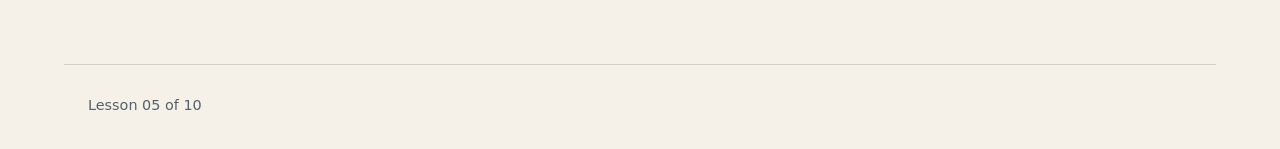
<file: lessons/0005-colour-and-contrast.html>
<!doctype html>
<html lang="en"><head><meta charset="utf-8"><meta name="viewport" content="width=device-width, initial-scale=1"><title>05 — Colour and contrast</title><link rel="stylesheet" href="../assets/course.css?20260912"><link rel="icon" href="../assets/favicon.svg" type="image/svg+xml"><script src="../assets/course.js?20260912" defer></script></head><body class="lesson-page">
<header class="site-header"><a class="brand" href="../index.html">From Sketchbook to Screen</a><a href="0006-balance-rhythm-and-grouping.html">Next: Balance →</a></header><div class="page"><header class="lesson-head"><p class="path"><a href="../index.html">Course home</a> / Lesson 05</p><p class="eyebrow">20 minutes · Colour</p><h1>Colour must still carry the message.</h1><p>Your colour sensitivity is an asset. On a screen, it must share the job with legibility and clear states.</p><div class="lesson-meta"><span>Skill: build a small palette that remains readable</span></div></header><div class="lesson-layout"><main>
<section><h2>Translate what you already know.</h2><div class="transfer card"><div><strong>From painting</strong>You control temperature, saturation, and value to create depth, mood, and a focal point.</div><div><strong>On a screen</strong>Value contrast is the non-negotiable layer beneath mood. Text, icons, and controls still need to be perceived in glare, fatigue, and varied vision.</div></div></section>
<section><h2>One idea</h2><p>Start a palette in value, then add hue. Use one strong accent for action or emphasis, not every label. Do not use colour alone to communicate an error, selection, or status; pair it with text, shape, or an icon.</p><p>For normal-size text, WCAG’s minimum contrast target is 4.5:1; large text has a 3:1 target. <a href="https://www.w3.org/WAI/WCAG22/Understanding/contrast-minimum.html">Read the primary source.</a></p></section>
<section class="exercise studio" data-contrast-lab><p class="kicker">Interactive studio</p><h2>Test the value pair.</h2><p>Try each text treatment on the same coral surface. The status uses words as well as colour.</p><div class="studio-controls" role="group" aria-label="Choose a text treatment"><button type="button" data-contrast="ink" aria-pressed="true">Ink text</button><button type="button" data-contrast="paper" aria-pressed="false">Paper text</button><button type="button" data-contrast="muted" aria-pressed="false">Muted text</button></div><div class="contrast-stage"><span class="contrast-status">● Available</span><strong>Reserve your place</strong><small>Saturday · 2–5 pm</small></div><p class="feedback" aria-live="polite">Ink on coral: strong enough for normal text.</p></section>
<section class="exercise" data-quiz><p class="kicker">Retrieval check</p><h2>Which property should you judge first when body text sits on a coloured background?</h2><div class="choice-row"><button class="choice" data-correct="true" data-good="Correct. Value contrast keeps the information available before hue or mood enters the decision." data-try="Try again. Choose the property that protects legibility even when hue is hard to distinguish.">Value</button><button class="choice" data-correct="false" data-good="" data-try="Try again. Choose the property that protects legibility even when hue is hard to distinguish.">Space</button><button class="choice" data-correct="false" data-good="" data-try="Try again. Choose the property that protects legibility even when hue is hard to distinguish.">Scale</button></div><p class="feedback" aria-live="polite"></p></section>
<section><h2>Make a five-swatch palette.</h2><ol><li>Choose paper/background, ink/text, muted surface, accent, and optional second accent.</li><li>Convert your sketch to grayscale or squint hard: can you still find text and the main action?</li><li>Reserve the strongest accent for one recurring purpose.</li><li>Check body-text pairs with a contrast checker before calling the palette finished.</li></ol><p class="callout">Ask your teacher for a contrast or palette review. Share the hex values or a screenshot, not just a verbal description.</p></section><nav class="next"><a href="0004-typography-as-voice.html">← Typography</a><a class="button" href="0006-balance-rhythm-and-grouping.html">Next: Balance & rhythm</a></nav>
</main><aside><p class="eyebrow">Remember</p><p>Colour can make a message more felt. Contrast makes sure it can be found.</p><p><a href="../reference/screen-design-field-notes.html">Field notes</a></p></aside></div></div><footer class="footer">Lesson 05 of 10</footer></body></html>
</file>
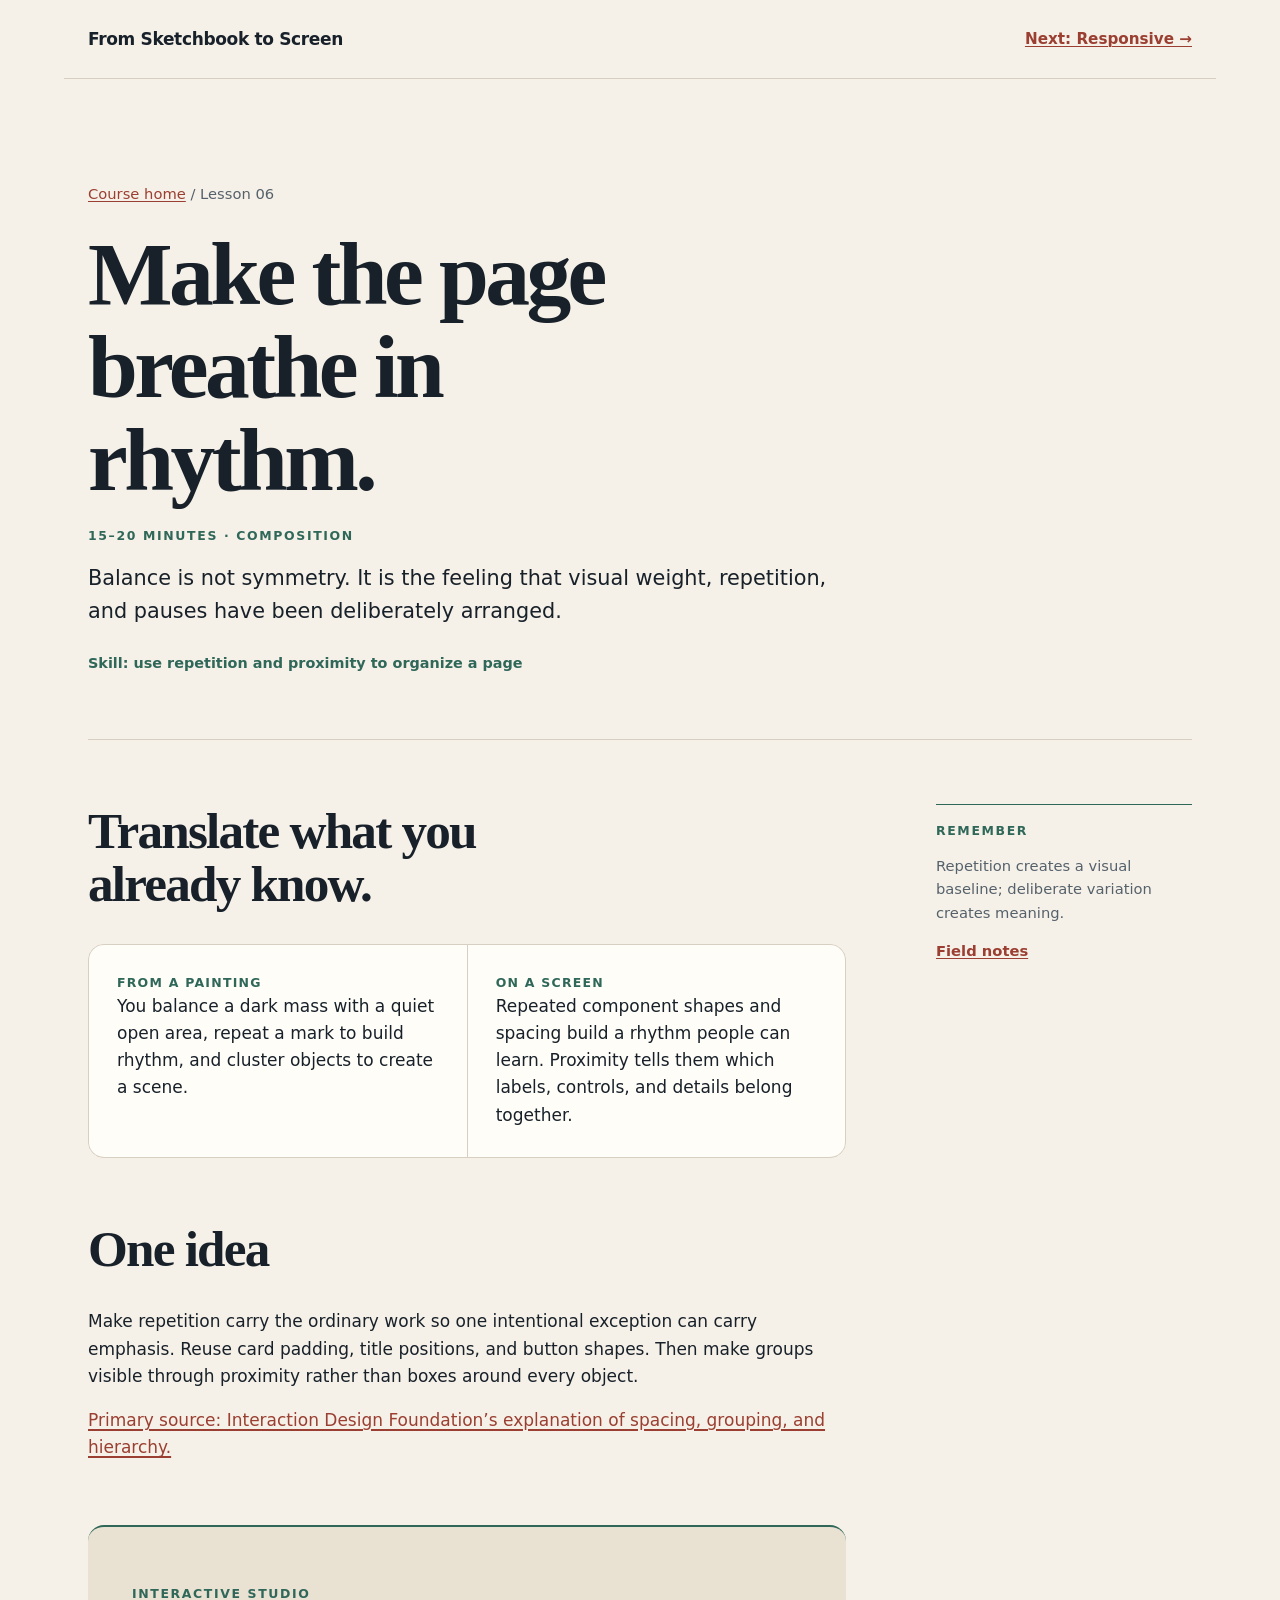
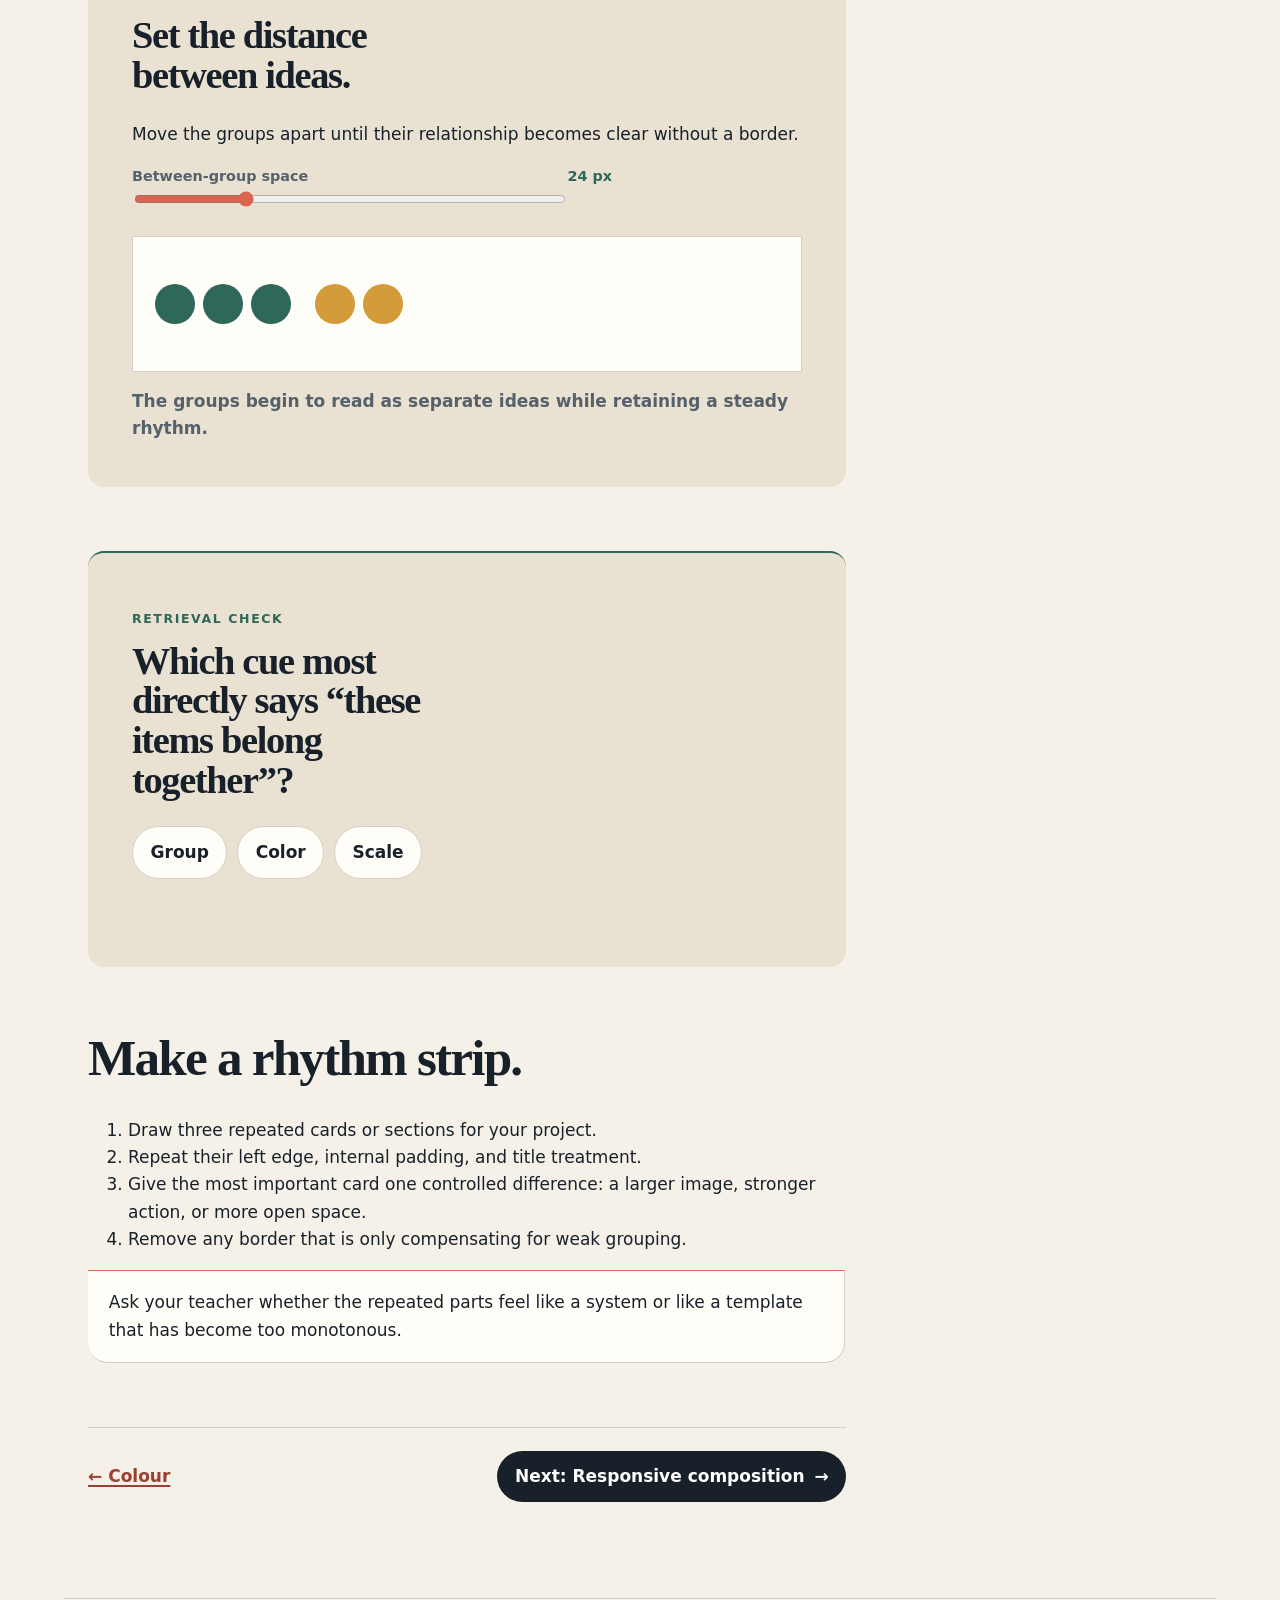
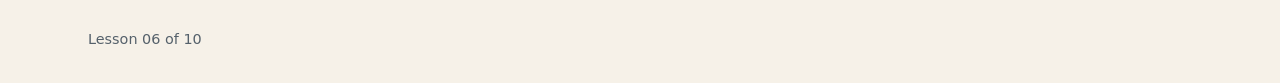
<file: lessons/0006-balance-rhythm-and-grouping.html>
<!doctype html>
<html lang="en"><head><meta charset="utf-8"><meta name="viewport" content="width=device-width, initial-scale=1"><title>06 — Balance, rhythm and grouping</title><link rel="stylesheet" href="../assets/course.css?20260912"><link rel="icon" href="../assets/favicon.svg" type="image/svg+xml"><script src="../assets/course.js?20260912" defer></script></head><body class="lesson-page">
<header class="site-header"><a class="brand" href="../index.html">From Sketchbook to Screen</a><a href="0007-responsive-composition.html">Next: Responsive →</a></header><div class="page"><header class="lesson-head"><p class="path"><a href="../index.html">Course home</a> / Lesson 06</p><p class="eyebrow">15–20 minutes · Composition</p><h1>Make the page breathe in rhythm.</h1><p>Balance is not symmetry. It is the feeling that visual weight, repetition, and pauses have been deliberately arranged.</p><div class="lesson-meta"><span>Skill: use repetition and proximity to organize a page</span></div></header><div class="lesson-layout"><main>
<section><h2>Translate what you already know.</h2><div class="transfer card"><div><strong>From a painting</strong>You balance a dark mass with a quiet open area, repeat a mark to build rhythm, and cluster objects to create a scene.</div><div><strong>On a screen</strong>Repeated component shapes and spacing build a rhythm people can learn. Proximity tells them which labels, controls, and details belong together.</div></div></section>
<section><h2>One idea</h2><p>Make repetition carry the ordinary work so one intentional exception can carry emphasis. Reuse card padding, title positions, and button shapes. Then make groups visible through proximity rather than boxes around every object.</p><p><a href="https://www.interaction-design.org/literature/topics/visual-hierarchy">Primary source: Interaction Design Foundation’s explanation of spacing, grouping, and hierarchy.</a></p></section>
<section class="exercise studio" data-rhythm-lab><p class="kicker">Interactive studio</p><h2>Set the distance between ideas.</h2><p>Move the groups apart until their relationship becomes clear without a border.</p><label class="studio-range" for="group-gap">Between-group space <output>24 px</output></label><input id="group-gap" type="range" min="8" max="72" value="24"><div class="rhythm-stage"><div class="rhythm-group"><span></span><span></span><span></span></div><div class="rhythm-group"><span></span><span></span></div></div><p class="feedback" aria-live="polite">The repeated marks have a shared rhythm, but the two groups are still close enough to merge.</p></section>
<section class="exercise" data-quiz><p class="kicker">Retrieval check</p><h2>Which cue most directly says “these items belong together”?</h2><div class="choice-row"><button class="choice" data-correct="true" data-good="Right. Proximity is the quietest first signal of a group." data-try="Try again. Choose the cue that establishes relationship before a visitor reads the labels.">Group</button><button class="choice" data-correct="false" data-good="" data-try="Try again. Choose the cue that establishes relationship before a visitor reads the labels.">Color</button><button class="choice" data-correct="false" data-good="" data-try="Try again. Choose the cue that establishes relationship before a visitor reads the labels.">Scale</button></div><p class="feedback" aria-live="polite"></p></section>
<section><h2>Make a rhythm strip.</h2><ol><li>Draw three repeated cards or sections for your project.</li><li>Repeat their left edge, internal padding, and title treatment.</li><li>Give the most important card one controlled difference: a larger image, stronger action, or more open space.</li><li>Remove any border that is only compensating for weak grouping.</li></ol><p class="callout">Ask your teacher whether the repeated parts feel like a system or like a template that has become too monotonous.</p></section><nav class="next"><a href="0005-colour-and-contrast.html">← Colour</a><a class="button" href="0007-responsive-composition.html">Next: Responsive composition</a></nav>
</main><aside><p class="eyebrow">Remember</p><p>Repetition creates a visual baseline; deliberate variation creates meaning.</p><p><a href="../reference/screen-design-field-notes.html">Field notes</a></p></aside></div></div><footer class="footer">Lesson 06 of 10</footer></body></html>
</file>
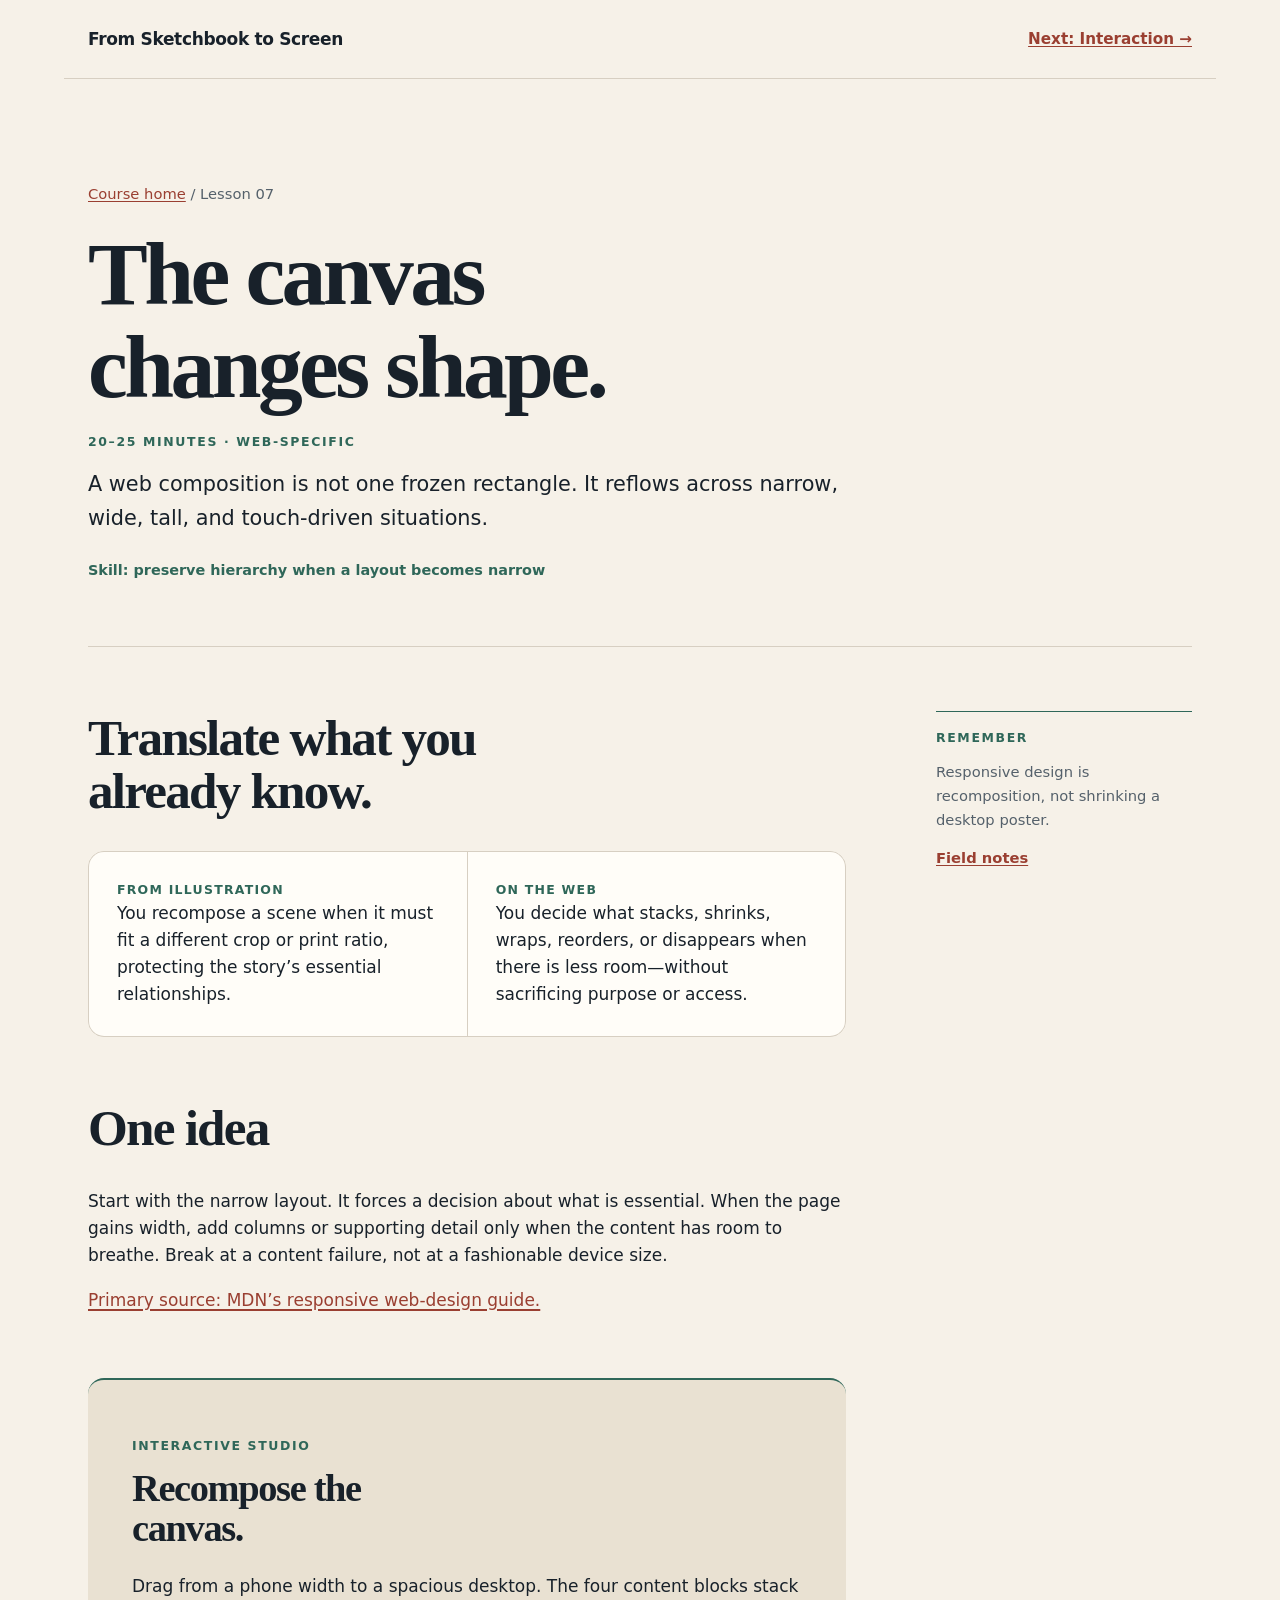
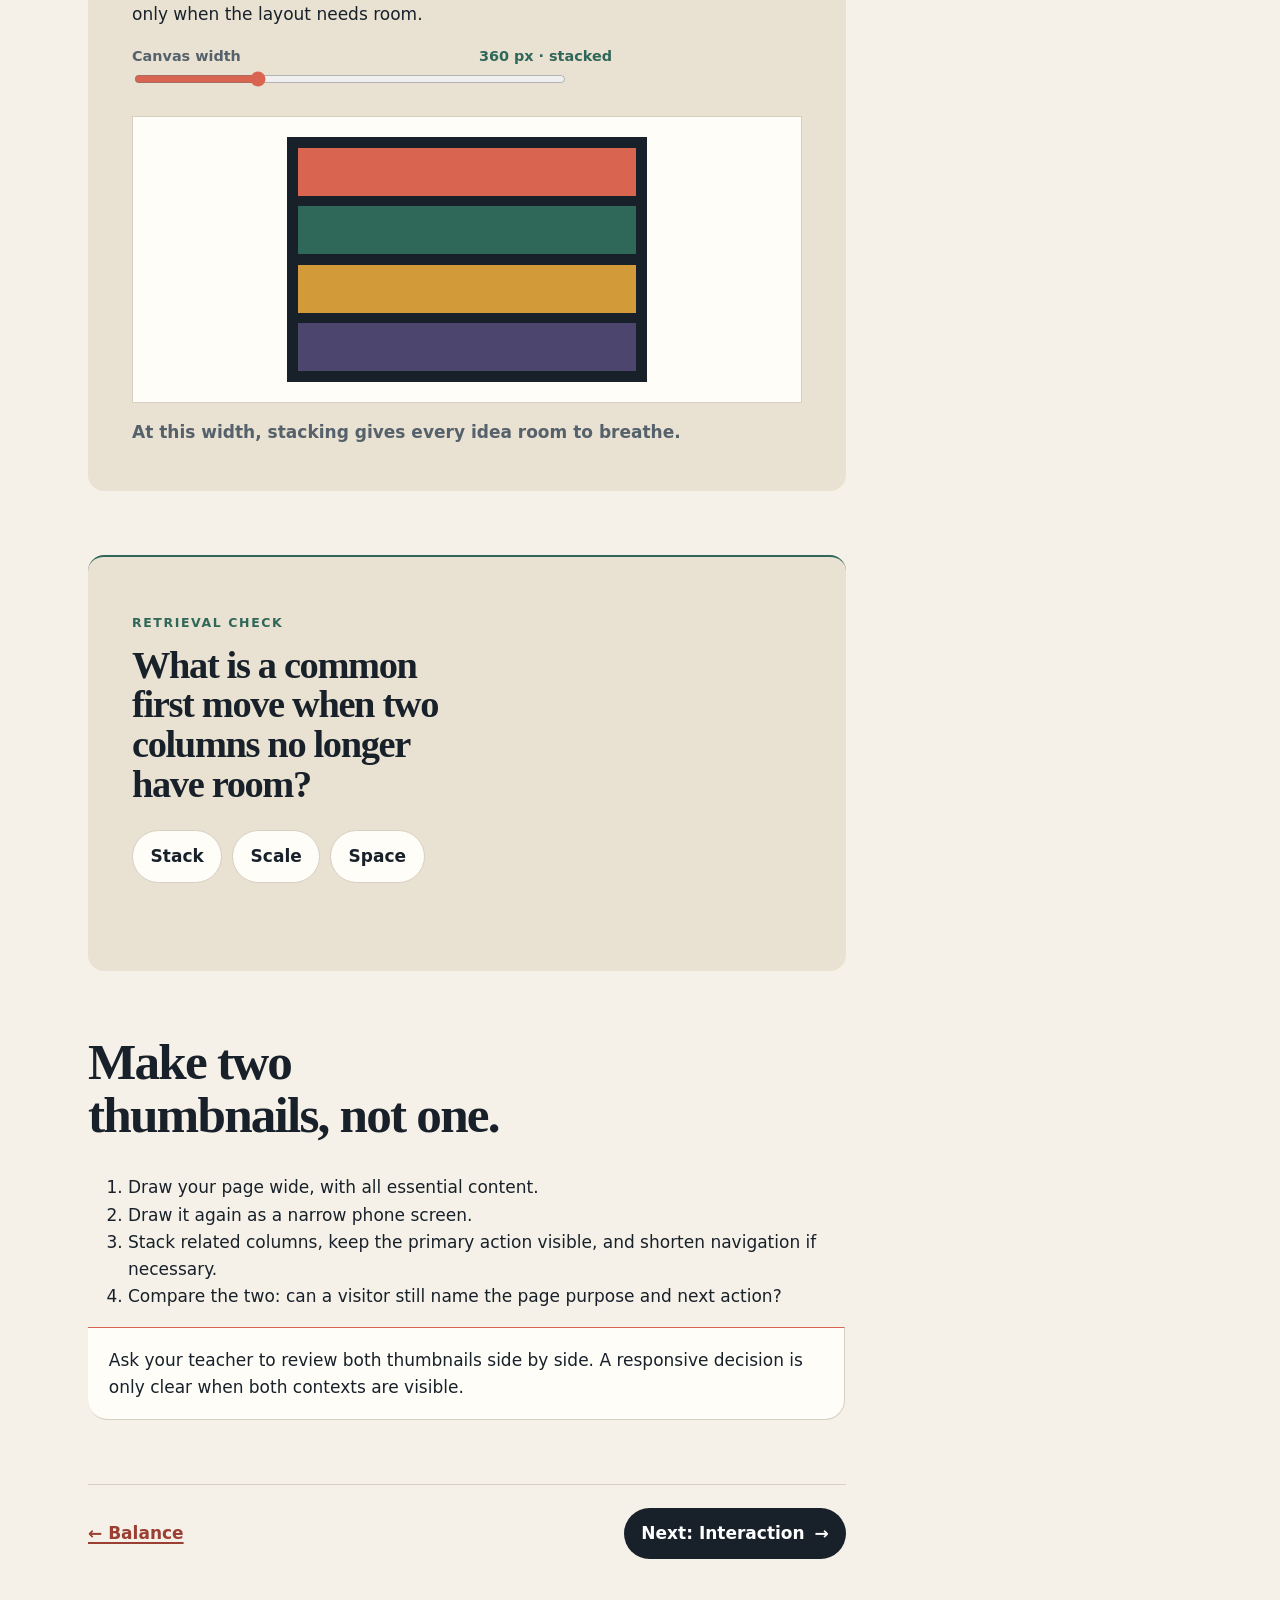
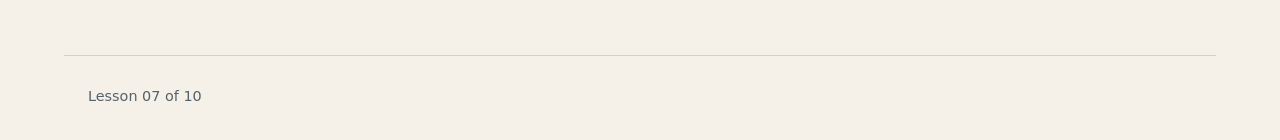
<file: lessons/0007-responsive-composition.html>
<!doctype html>
<html lang="en"><head><meta charset="utf-8"><meta name="viewport" content="width=device-width, initial-scale=1"><title>07 — Responsive composition</title><link rel="stylesheet" href="../assets/course.css?20260912"><link rel="icon" href="../assets/favicon.svg" type="image/svg+xml"><script src="../assets/course.js?20260912" defer></script></head><body class="lesson-page">
<header class="site-header"><a class="brand" href="../index.html">From Sketchbook to Screen</a><a href="0008-designing-interaction.html">Next: Interaction →</a></header><div class="page"><header class="lesson-head"><p class="path"><a href="../index.html">Course home</a> / Lesson 07</p><p class="eyebrow">20–25 minutes · Web-specific</p><h1>The canvas changes shape.</h1><p>A web composition is not one frozen rectangle. It reflows across narrow, wide, tall, and touch-driven situations.</p><div class="lesson-meta"><span>Skill: preserve hierarchy when a layout becomes narrow</span></div></header><div class="lesson-layout"><main>
<section><h2>Translate what you already know.</h2><div class="transfer card"><div><strong>From illustration</strong>You recompose a scene when it must fit a different crop or print ratio, protecting the story’s essential relationships.</div><div><strong>On the web</strong>You decide what stacks, shrinks, wraps, reorders, or disappears when there is less room—without sacrificing purpose or access.</div></div></section>
<section><h2>One idea</h2><p>Start with the narrow layout. It forces a decision about what is essential. When the page gains width, add columns or supporting detail only when the content has room to breathe. Break at a content failure, not at a fashionable device size.</p><p><a href="https://developer.mozilla.org/en-US/docs/Learn_web_development/Core/CSS_layout/Responsive_Design">Primary source: MDN’s responsive web-design guide.</a></p></section>
<section class="exercise studio" data-responsive-lab><p class="kicker">Interactive studio</p><h2>Recompose the canvas.</h2><p>Drag from a phone width to a spacious desktop. The four content blocks stack only when the layout needs room.</p><label class="studio-range" for="canvas-width">Canvas width <output>360 px · stacked</output></label><input id="canvas-width" type="range" min="260" max="620" value="360"><div class="responsive-stage"><div class="responsive-canvas"><span class="tile tile-coral"></span><span class="tile tile-moss"></span><span class="tile tile-gold"></span><span class="tile tile-violet"></span></div></div><p class="feedback" aria-live="polite">At this width, stacking gives every idea room to breathe.</p></section>
<section class="exercise" data-quiz><p class="kicker">Retrieval check</p><h2>What is a common first move when two columns no longer have room?</h2><div class="choice-row"><button class="choice" data-correct="true" data-good="Correct. Stacking preserves the content and gives each column usable width." data-try="Try again. Look for a change that keeps both pieces readable rather than cramming them.">Stack</button><button class="choice" data-correct="false" data-good="" data-try="Try again. Look for a change that keeps both pieces readable rather than cramming them.">Scale</button><button class="choice" data-correct="false" data-good="" data-try="Try again. Look for a change that keeps both pieces readable rather than cramming them.">Space</button></div><p class="feedback" aria-live="polite"></p></section>
<section><h2>Make two thumbnails, not one.</h2><ol><li>Draw your page wide, with all essential content.</li><li>Draw it again as a narrow phone screen.</li><li>Stack related columns, keep the primary action visible, and shorten navigation if necessary.</li><li>Compare the two: can a visitor still name the page purpose and next action?</li></ol><p class="callout">Ask your teacher to review both thumbnails side by side. A responsive decision is only clear when both contexts are visible.</p></section><nav class="next"><a href="0006-balance-rhythm-and-grouping.html">← Balance</a><a class="button" href="0008-designing-interaction.html">Next: Interaction</a></nav>
</main><aside><p class="eyebrow">Remember</p><p>Responsive design is recomposition, not shrinking a desktop poster.</p><p><a href="../reference/screen-design-field-notes.html">Field notes</a></p></aside></div></div><footer class="footer">Lesson 07 of 10</footer></body></html>
</file>
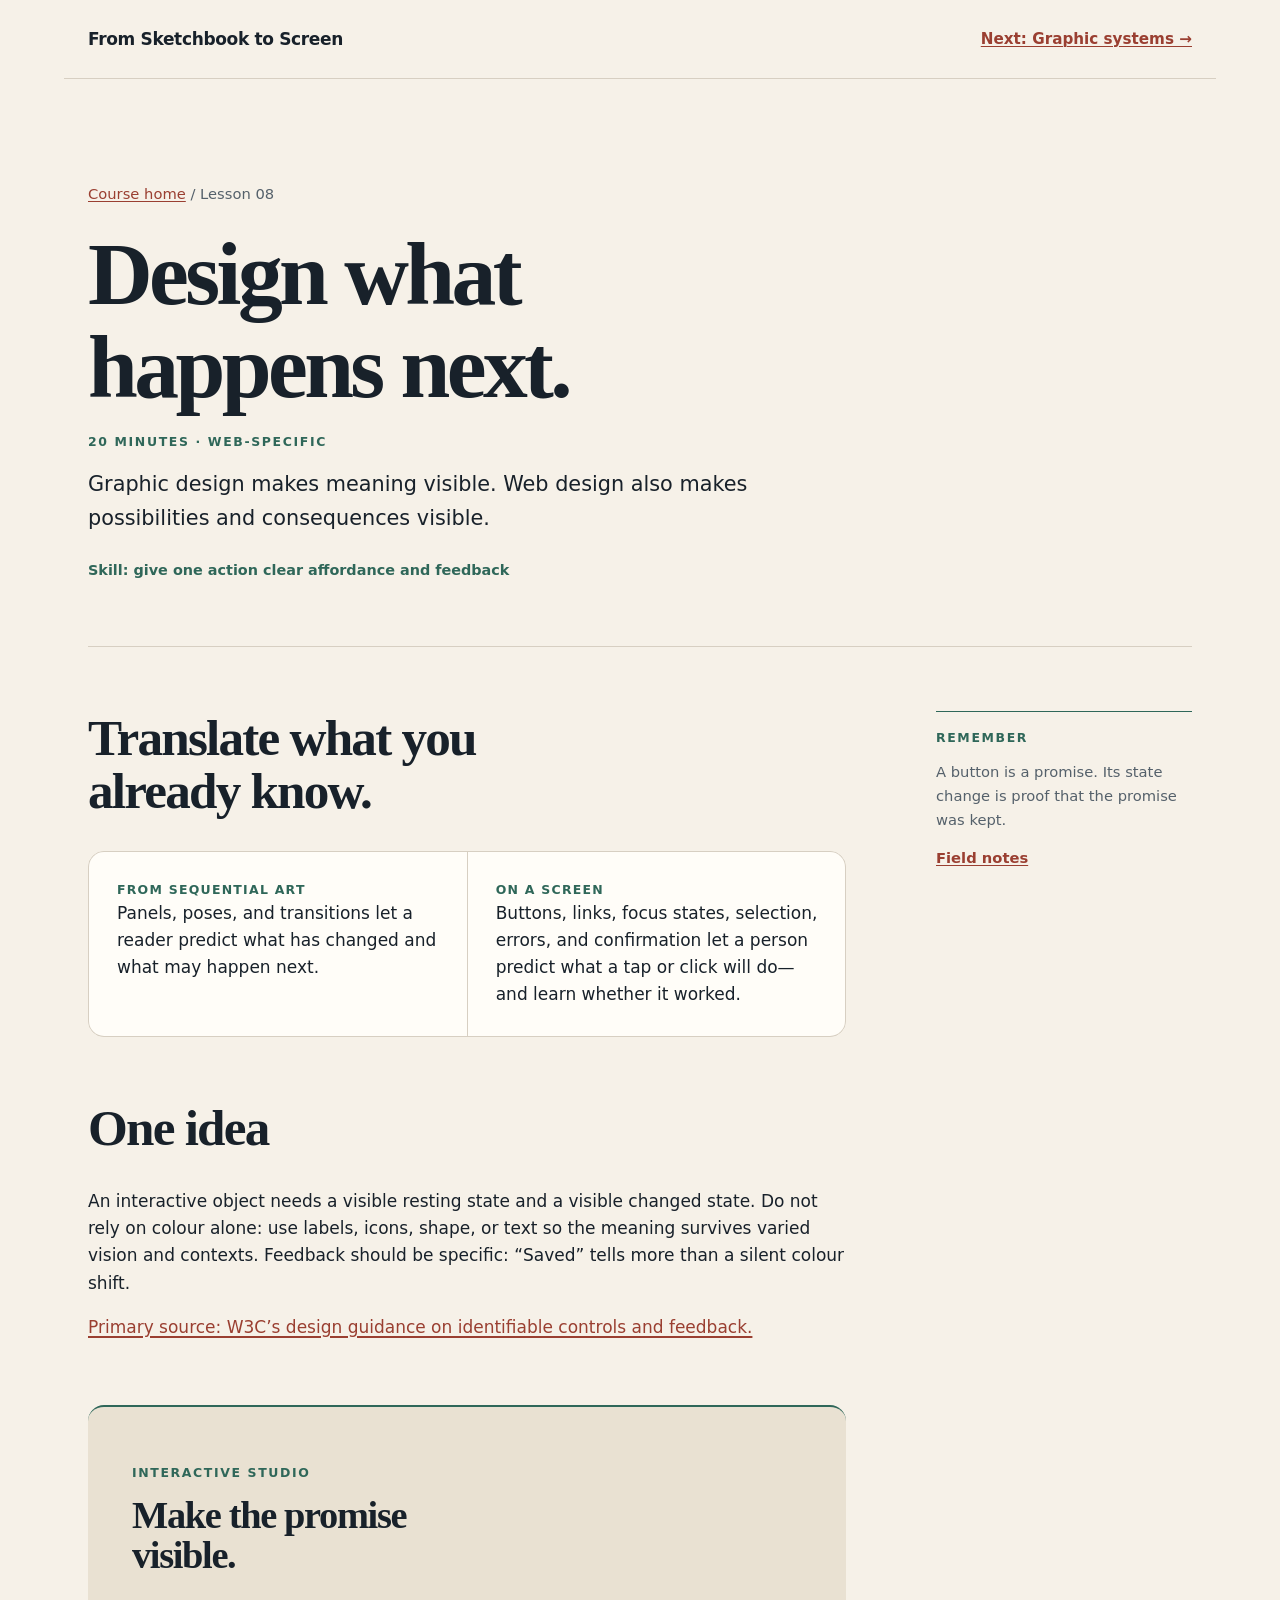
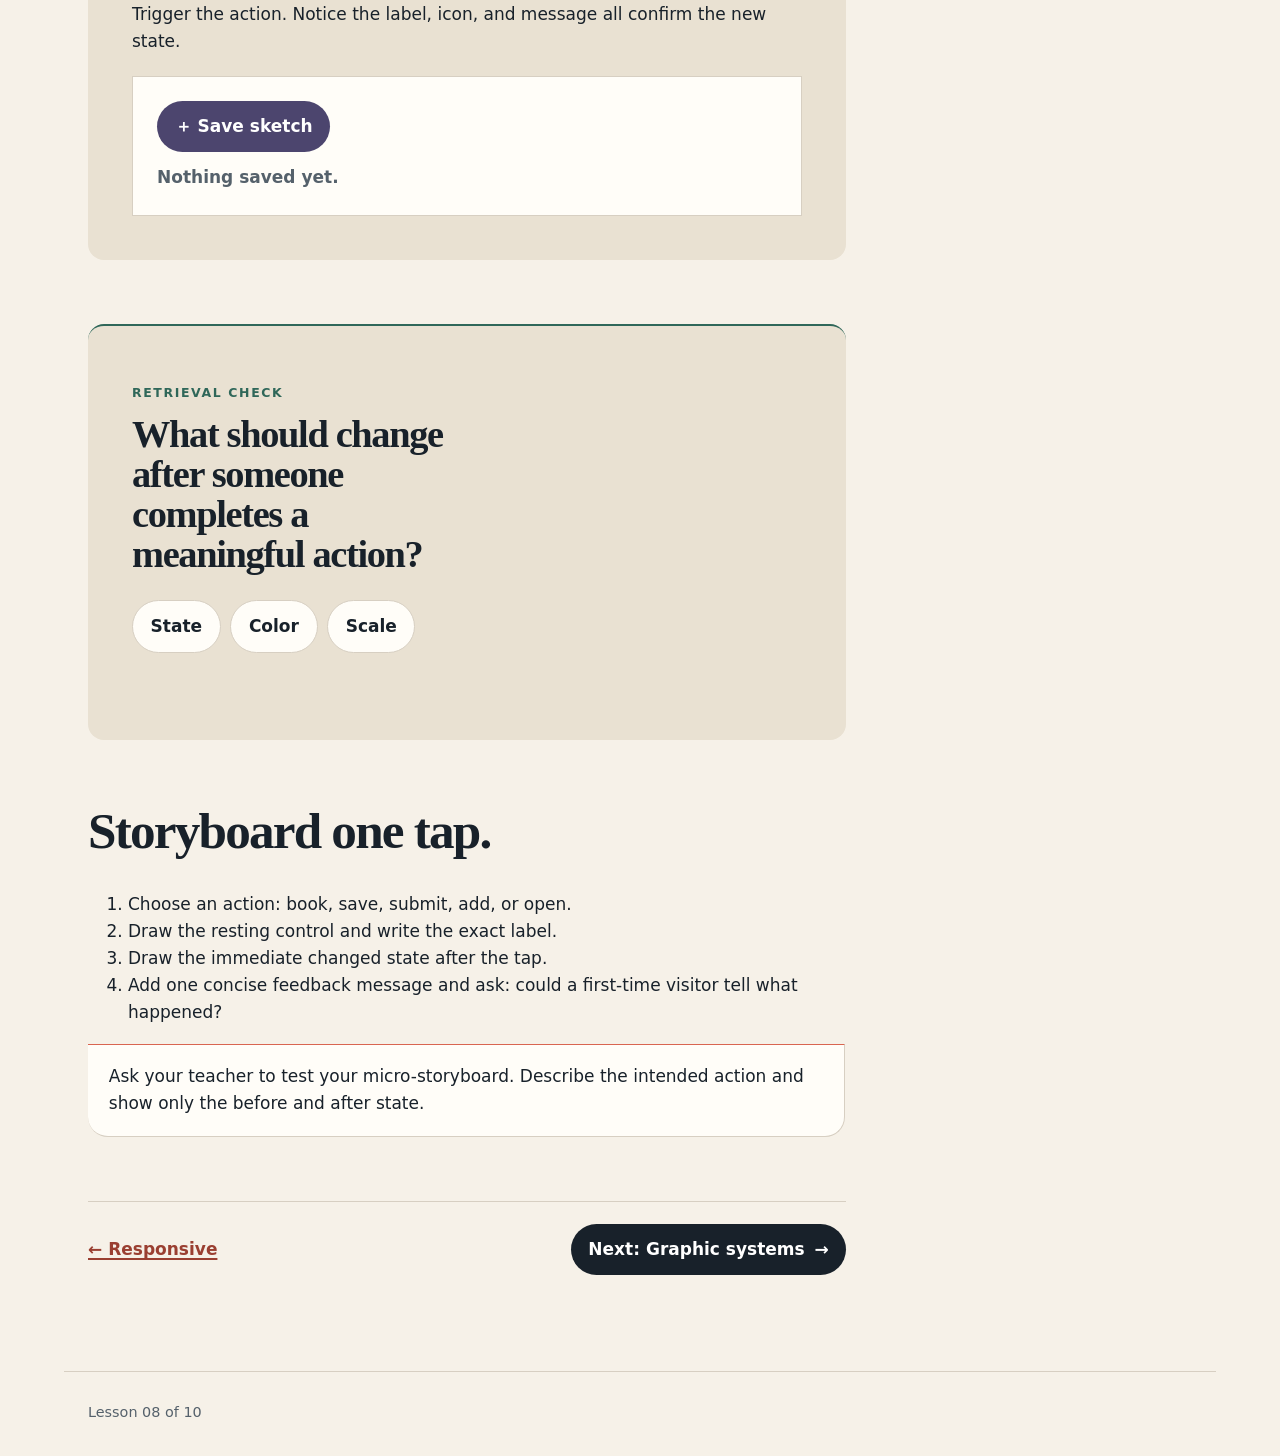
<file: lessons/0008-designing-interaction.html>
<!doctype html>
<html lang="en"><head><meta charset="utf-8"><meta name="viewport" content="width=device-width, initial-scale=1"><title>08 — Designing interaction</title><link rel="stylesheet" href="../assets/course.css?20260912"><link rel="icon" href="../assets/favicon.svg" type="image/svg+xml"><script src="../assets/course.js?20260912" defer></script></head><body class="lesson-page">
<header class="site-header"><a class="brand" href="../index.html">From Sketchbook to Screen</a><a href="0009-graphic-systems.html">Next: Graphic systems →</a></header><div class="page"><header class="lesson-head"><p class="path"><a href="../index.html">Course home</a> / Lesson 08</p><p class="eyebrow">20 minutes · Web-specific</p><h1>Design what happens next.</h1><p>Graphic design makes meaning visible. Web design also makes possibilities and consequences visible.</p><div class="lesson-meta"><span>Skill: give one action clear affordance and feedback</span></div></header><div class="lesson-layout"><main>
<section><h2>Translate what you already know.</h2><div class="transfer card"><div><strong>From sequential art</strong>Panels, poses, and transitions let a reader predict what has changed and what may happen next.</div><div><strong>On a screen</strong>Buttons, links, focus states, selection, errors, and confirmation let a person predict what a tap or click will do—and learn whether it worked.</div></div></section>
<section><h2>One idea</h2><p>An interactive object needs a visible resting state and a visible changed state. Do not rely on colour alone: use labels, icons, shape, or text so the meaning survives varied vision and contexts. Feedback should be specific: “Saved” tells more than a silent colour shift.</p><p><a href="https://www.w3.org/WAI/tips/designing/">Primary source: W3C’s design guidance on identifiable controls and feedback.</a></p></section>
<section class="exercise studio" data-interaction-lab><p class="kicker">Interactive studio</p><h2>Make the promise visible.</h2><p>Trigger the action. Notice the label, icon, and message all confirm the new state.</p><div class="interaction-stage"><button type="button" class="save-control" aria-pressed="false"><span aria-hidden="true">＋</span> Save sketch</button><p class="interaction-note" aria-live="polite">Nothing saved yet.</p></div></section>
<section class="exercise" data-quiz><p class="kicker">Retrieval check</p><h2>What should change after someone completes a meaningful action?</h2><div class="choice-row"><button class="choice" data-correct="true" data-good="Yes. A clear state change closes the action-feedback loop." data-try="Try again. Choose the thing that lets a person know whether their action worked.">State</button><button class="choice" data-correct="false" data-good="" data-try="Try again. Choose the thing that lets a person know whether their action worked.">Color</button><button class="choice" data-correct="false" data-good="" data-try="Try again. Choose the thing that lets a person know whether their action worked.">Scale</button></div><p class="feedback" aria-live="polite"></p></section>
<section><h2>Storyboard one tap.</h2><ol><li>Choose an action: book, save, submit, add, or open.</li><li>Draw the resting control and write the exact label.</li><li>Draw the immediate changed state after the tap.</li><li>Add one concise feedback message and ask: could a first-time visitor tell what happened?</li></ol><p class="callout">Ask your teacher to test your micro-storyboard. Describe the intended action and show only the before and after state.</p></section><nav class="next"><a href="0007-responsive-composition.html">← Responsive</a><a class="button" href="0009-graphic-systems.html">Next: Graphic systems</a></nav>
</main><aside><p class="eyebrow">Remember</p><p>A button is a promise. Its state change is proof that the promise was kept.</p><p><a href="../reference/screen-design-field-notes.html">Field notes</a></p></aside></div></div><footer class="footer">Lesson 08 of 10</footer></body></html>
</file>
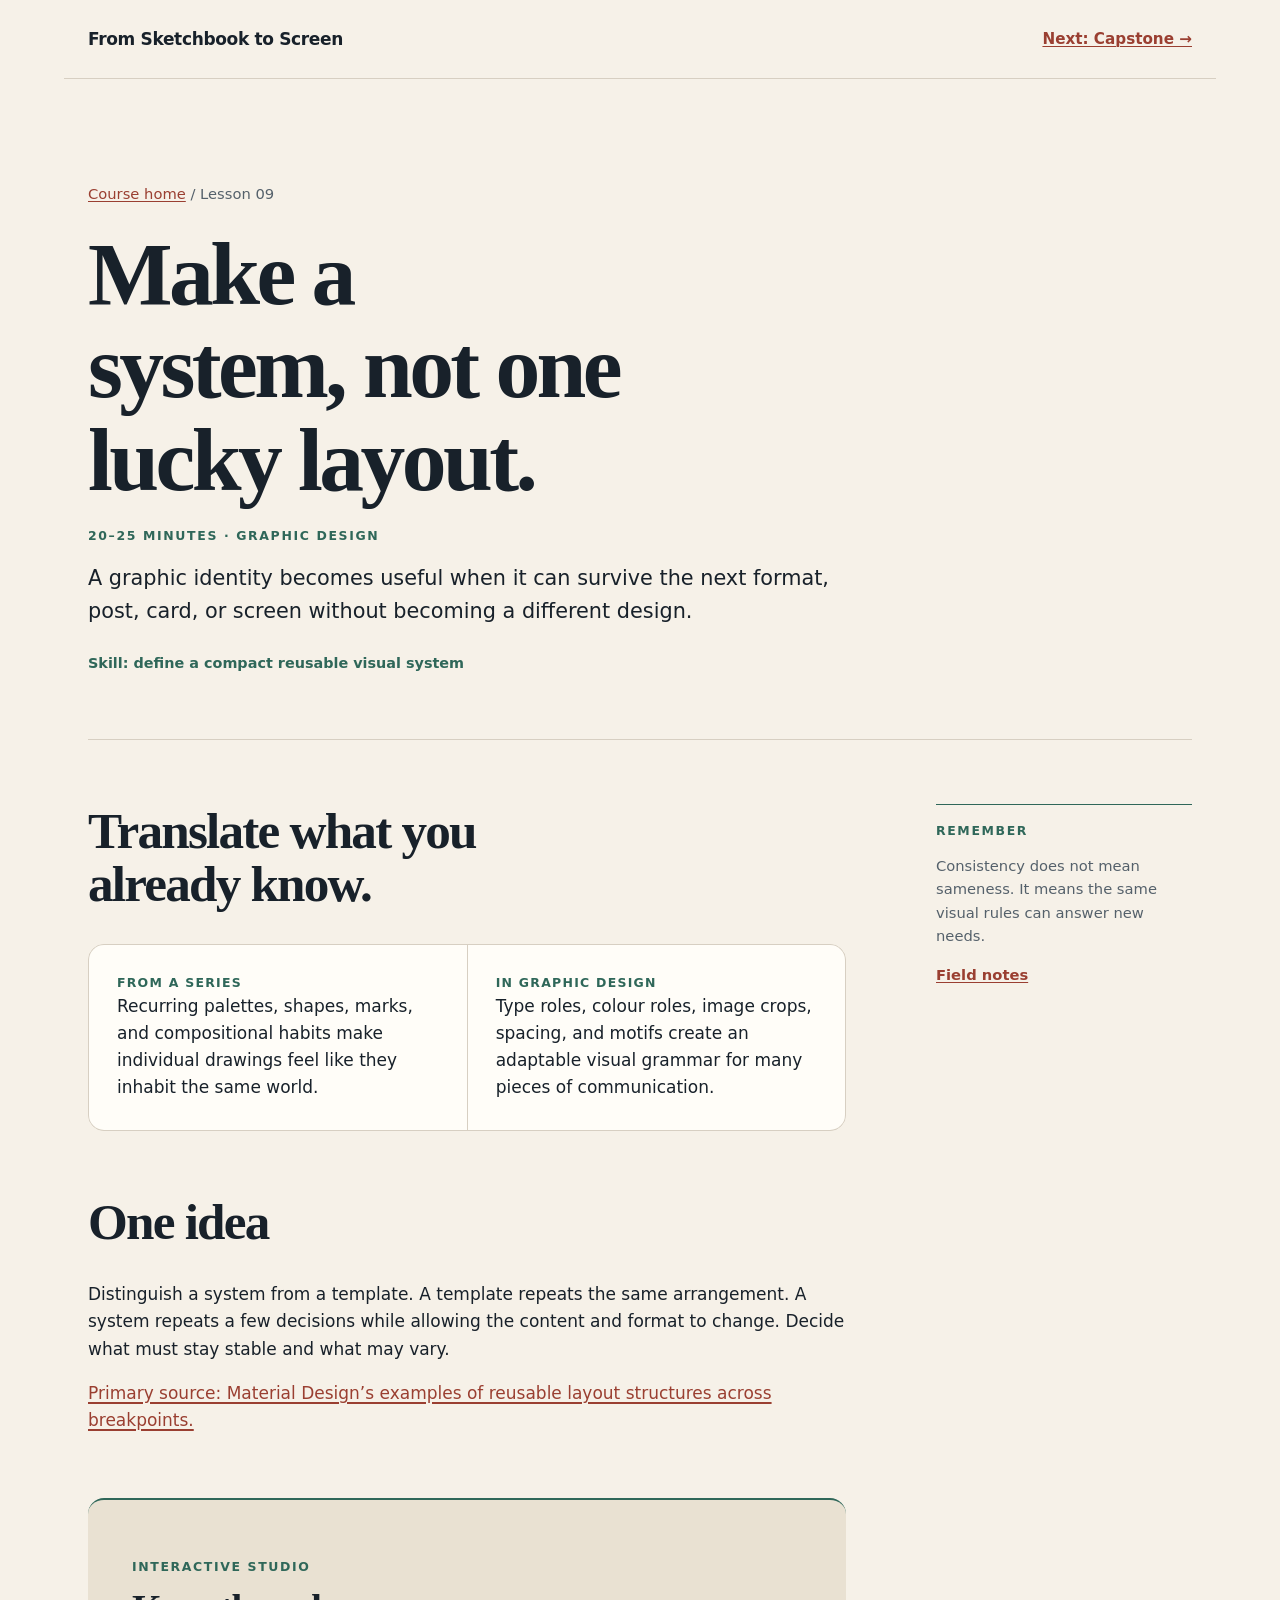
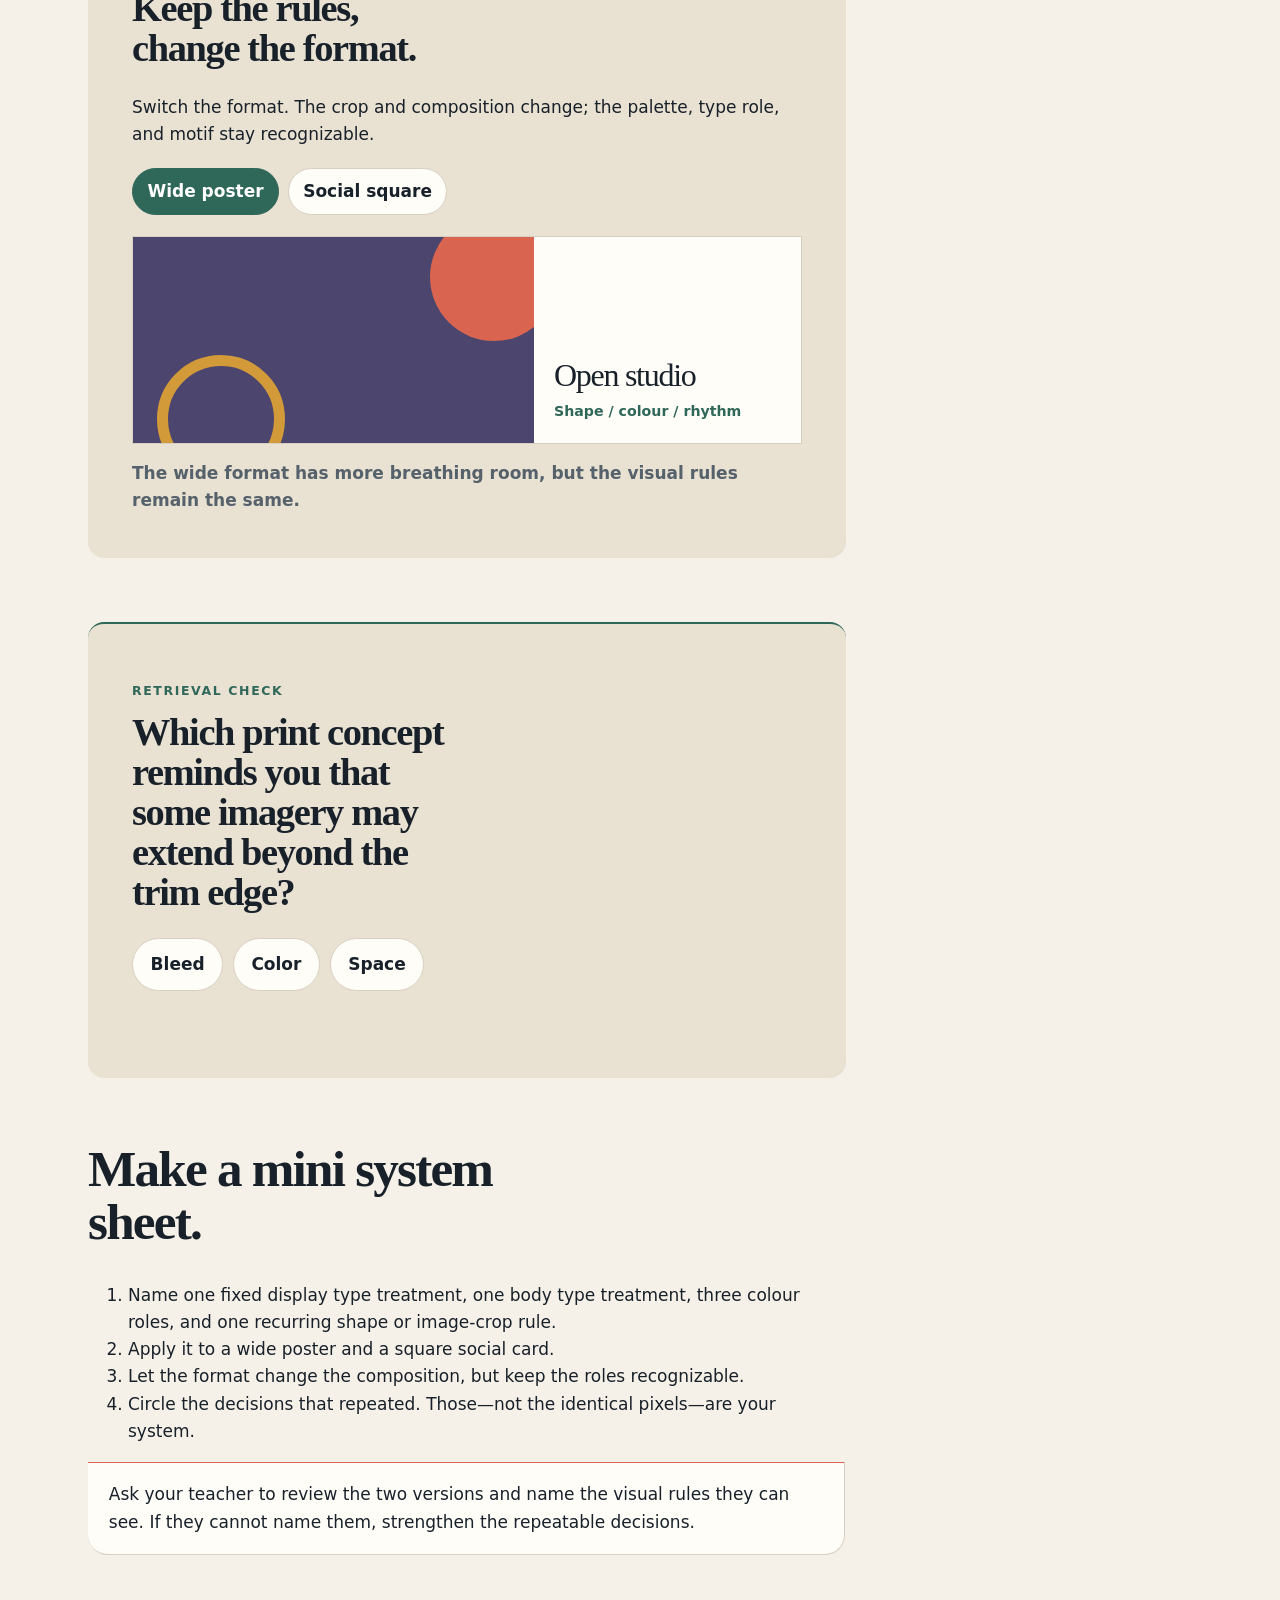
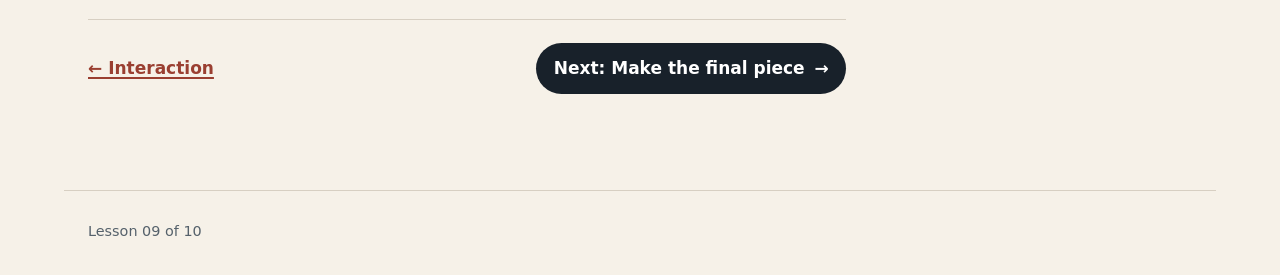
<file: lessons/0009-graphic-systems.html>
<!doctype html>
<html lang="en"><head><meta charset="utf-8"><meta name="viewport" content="width=device-width, initial-scale=1"><title>09 — Graphic systems</title><link rel="stylesheet" href="../assets/course.css?20260912"><link rel="icon" href="../assets/favicon.svg" type="image/svg+xml"><script src="../assets/course.js?20260912" defer></script></head><body class="lesson-page">
<header class="site-header"><a class="brand" href="../index.html">From Sketchbook to Screen</a><a href="0010-capstone-critique-loop.html">Next: Capstone →</a></header><div class="page"><header class="lesson-head"><p class="path"><a href="../index.html">Course home</a> / Lesson 09</p><p class="eyebrow">20–25 minutes · Graphic design</p><h1>Make a system, not one lucky layout.</h1><p>A graphic identity becomes useful when it can survive the next format, post, card, or screen without becoming a different design.</p><div class="lesson-meta"><span>Skill: define a compact reusable visual system</span></div></header><div class="lesson-layout"><main>
<section><h2>Translate what you already know.</h2><div class="transfer card"><div><strong>From a series</strong>Recurring palettes, shapes, marks, and compositional habits make individual drawings feel like they inhabit the same world.</div><div><strong>In graphic design</strong>Type roles, colour roles, image crops, spacing, and motifs create an adaptable visual grammar for many pieces of communication.</div></div></section>
<section><h2>One idea</h2><p>Distinguish a system from a template. A template repeats the same arrangement. A system repeats a few decisions while allowing the content and format to change. Decide what must stay stable and what may vary.</p><p><a href="https://m3.material.io/foundations/layout/canonical-examples/overview">Primary source: Material Design’s examples of reusable layout structures across breakpoints.</a></p></section>
<section class="exercise studio" data-system-lab><p class="kicker">Interactive studio</p><h2>Keep the rules, change the format.</h2><p>Switch the format. The crop and composition change; the palette, type role, and motif stay recognizable.</p><div class="studio-controls" role="group" aria-label="Choose an output format"><button type="button" data-format="poster" aria-pressed="true">Wide poster</button><button type="button" data-format="social" aria-pressed="false">Social square</button></div><div class="system-stage"><div class="system-art"><span></span></div><div class="system-copy"><b>Open studio</b><small>Shape / colour / rhythm</small></div></div><p class="feedback" aria-live="polite">The wide format has more breathing room, but the visual rules remain the same.</p></section>
<section class="exercise" data-quiz><p class="kicker">Retrieval check</p><h2>Which print concept reminds you that some imagery may extend beyond the trim edge?</h2><div class="choice-row"><button class="choice" data-correct="true" data-good="Correct. In print, bleed is the intentional extension past the trim line; in screen work, think of safe edges and crops." data-try="Try again. Think of the area that intentionally continues past a finished edge in print production.">Bleed</button><button class="choice" data-correct="false" data-good="" data-try="Try again. Think of the area that intentionally continues past a finished edge in print production.">Color</button><button class="choice" data-correct="false" data-good="" data-try="Try again. Think of the area that intentionally continues past a finished edge in print production.">Space</button></div><p class="feedback" aria-live="polite"></p></section>
<section><h2>Make a mini system sheet.</h2><ol><li>Name one fixed display type treatment, one body type treatment, three colour roles, and one recurring shape or image-crop rule.</li><li>Apply it to a wide poster and a square social card.</li><li>Let the format change the composition, but keep the roles recognizable.</li><li>Circle the decisions that repeated. Those—not the identical pixels—are your system.</li></ol><p class="callout">Ask your teacher to review the two versions and name the visual rules they can see. If they cannot name them, strengthen the repeatable decisions.</p></section><nav class="next"><a href="0008-designing-interaction.html">← Interaction</a><a class="button" href="0010-capstone-critique-loop.html">Next: Make the final piece</a></nav>
</main><aside><p class="eyebrow">Remember</p><p>Consistency does not mean sameness. It means the same visual rules can answer new needs.</p><p><a href="../reference/screen-design-field-notes.html">Field notes</a></p></aside></div></div><footer class="footer">Lesson 09 of 10</footer></body></html>
</file>
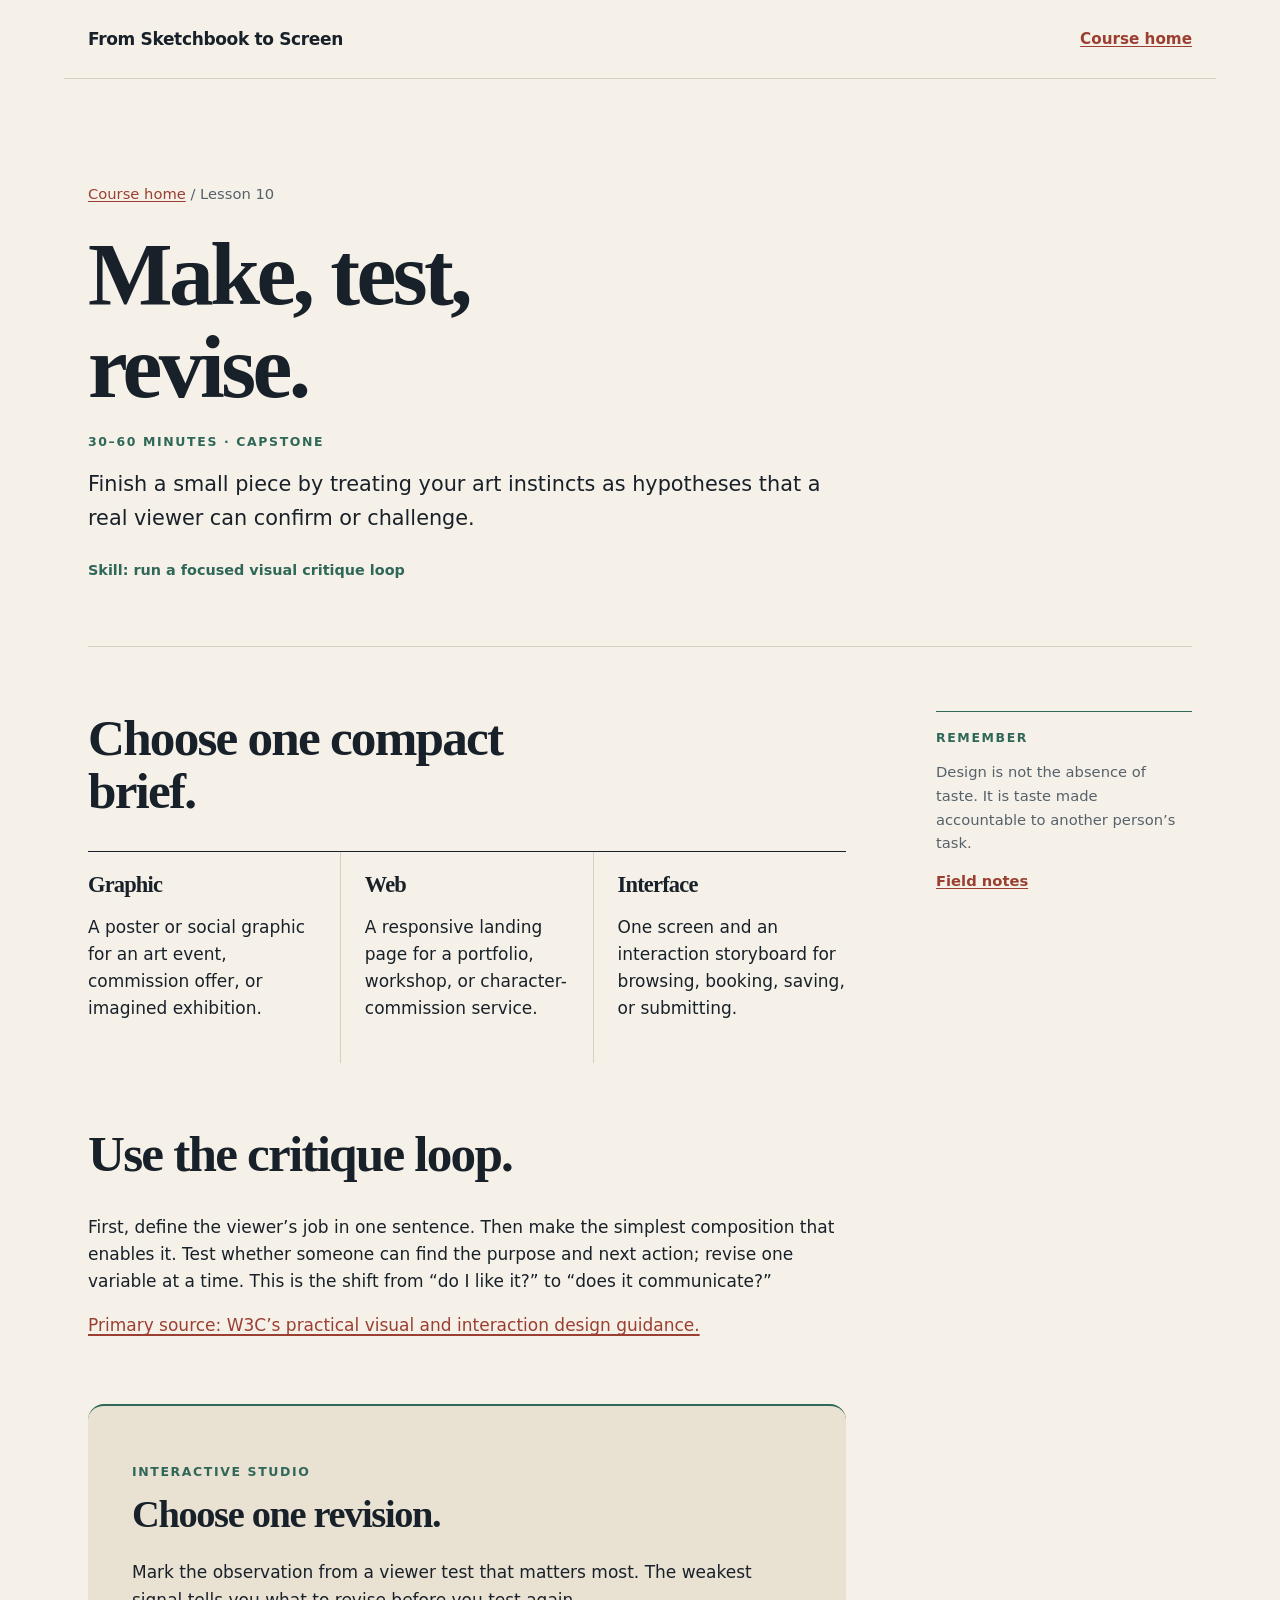
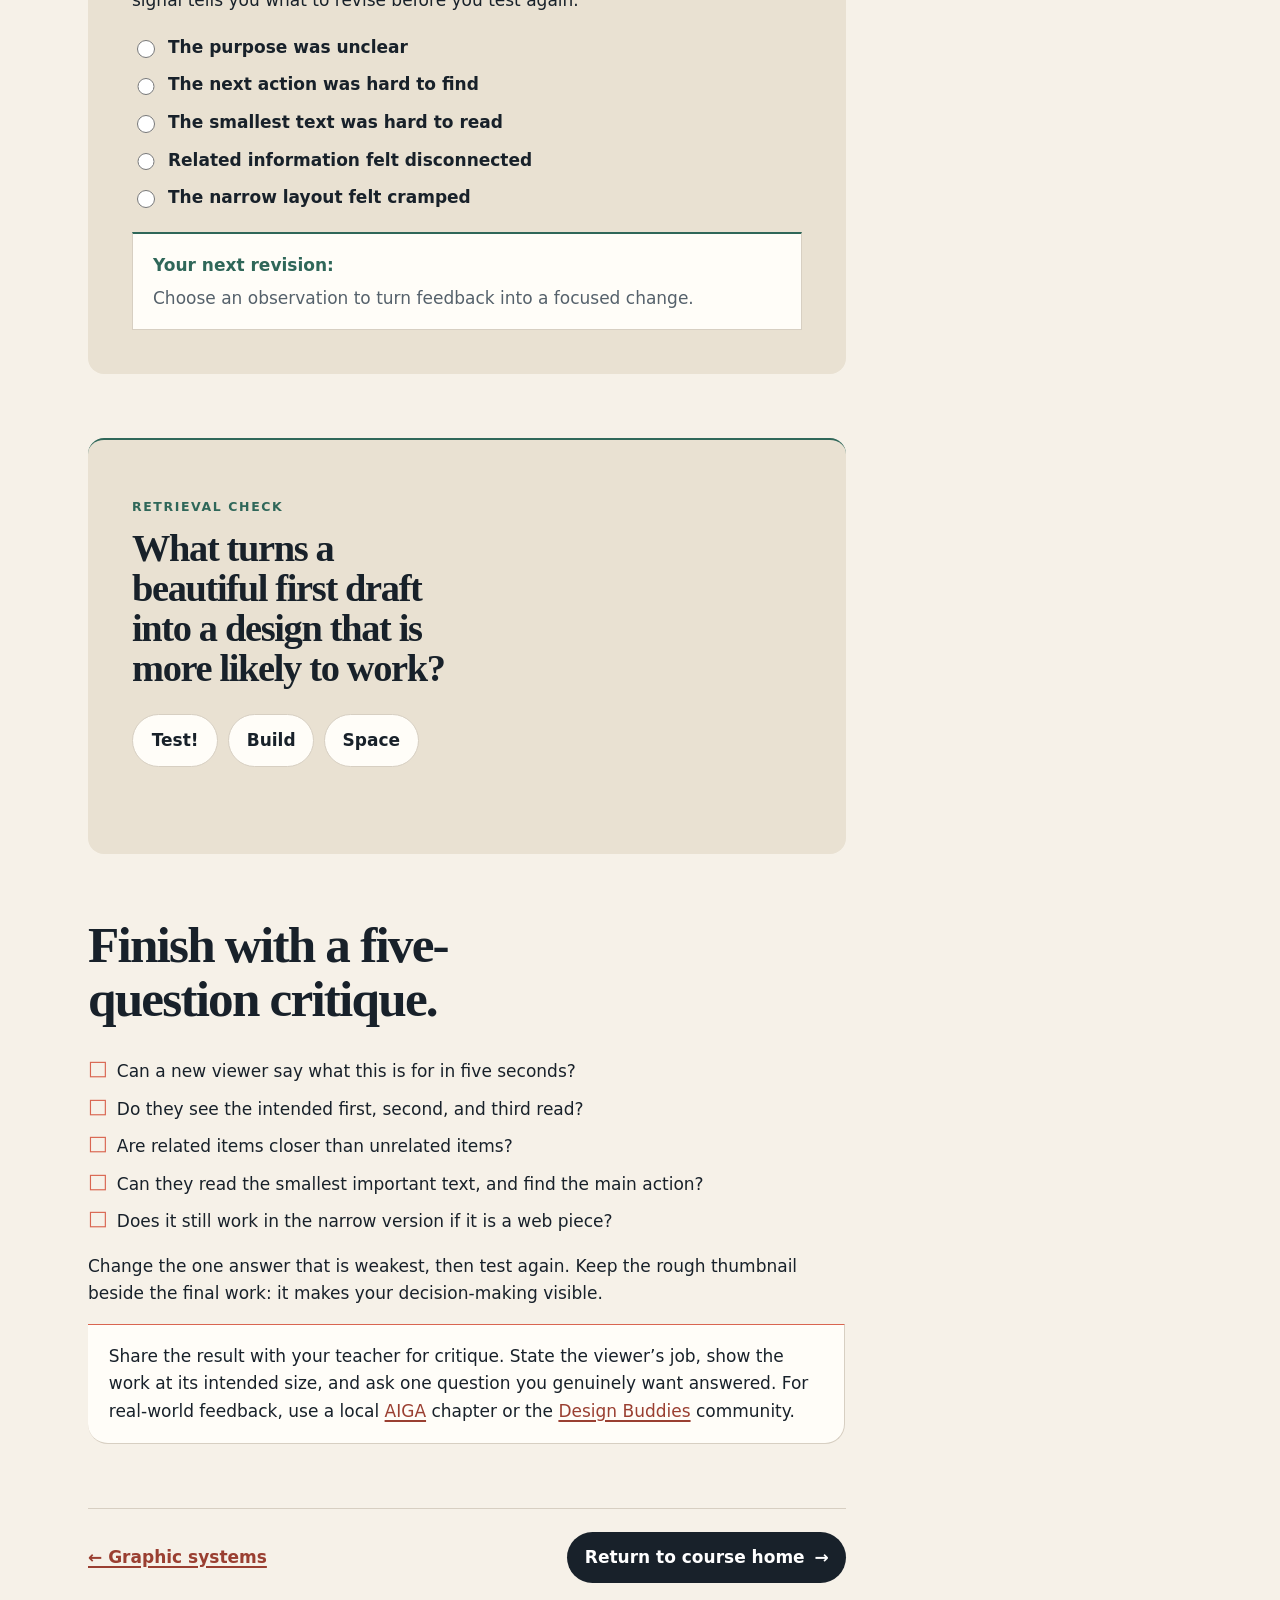
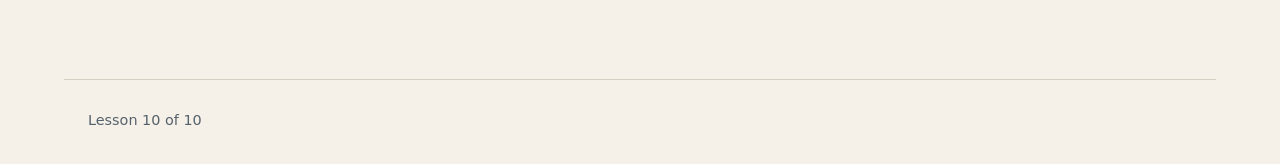
<file: lessons/0010-capstone-critique-loop.html>
<!doctype html>
<html lang="en"><head><meta charset="utf-8"><meta name="viewport" content="width=device-width, initial-scale=1"><title>10 — Capstone critique loop</title><link rel="stylesheet" href="../assets/course.css?20260912"><link rel="icon" href="../assets/favicon.svg" type="image/svg+xml"><script src="../assets/course.js?20260912" defer></script></head><body class="lesson-page">
<header class="site-header"><a class="brand" href="../index.html">From Sketchbook to Screen</a><a href="../index.html">Course home</a></header><div class="page"><header class="lesson-head"><p class="path"><a href="../index.html">Course home</a> / Lesson 10</p><p class="eyebrow">30–60 minutes · Capstone</p><h1>Make, test, revise.</h1><p>Finish a small piece by treating your art instincts as hypotheses that a real viewer can confirm or challenge.</p><div class="lesson-meta"><span>Skill: run a focused visual critique loop</span></div></header><div class="lesson-layout"><main>
<section><h2>Choose one compact brief.</h2><div class="card-grid"><article class="card"><h3>Graphic</h3><p>A poster or social graphic for an art event, commission offer, or imagined exhibition.</p></article><article class="card"><h3>Web</h3><p>A responsive landing page for a portfolio, workshop, or character-commission service.</p></article><article class="card"><h3>Interface</h3><p>One screen and an interaction storyboard for browsing, booking, saving, or submitting.</p></article></div></section>
<section><h2>Use the critique loop.</h2><p>First, define the viewer’s job in one sentence. Then make the simplest composition that enables it. Test whether someone can find the purpose and next action; revise one variable at a time. This is the shift from “do I like it?” to “does it communicate?”</p><p><a href="https://www.w3.org/WAI/tips/designing/">Primary source: W3C’s practical visual and interaction design guidance.</a></p></section>
<section class="exercise studio" data-critique-lab><p class="kicker">Interactive studio</p><h2>Choose one revision.</h2><p>Mark the observation from a viewer test that matters most. The weakest signal tells you what to revise before you test again.</p><div class="critique-options" role="radiogroup" aria-label="Choose the most important viewer observation"><label><input type="radio" name="critique-issue" data-issue="purpose"> The purpose was unclear</label><label><input type="radio" name="critique-issue" data-issue="action"> The next action was hard to find</label><label><input type="radio" name="critique-issue" data-issue="type"> The smallest text was hard to read</label><label><input type="radio" name="critique-issue" data-issue="grouping"> Related information felt disconnected</label><label><input type="radio" name="critique-issue" data-issue="responsive"> The narrow layout felt cramped</label></div><div class="critique-result" aria-live="polite"><strong>Your next revision:</strong><span>Choose an observation to turn feedback into a focused change.</span></div></section>
<section class="exercise" data-quiz><p class="kicker">Retrieval check</p><h2>What turns a beautiful first draft into a design that is more likely to work?</h2><div class="choice-row"><button class="choice" data-correct="true" data-good="Exactly. Testing against a viewer’s job reveals whether your visual decisions communicate." data-try="Try again. Choose the action that introduces evidence from a real viewer or a realistic use case.">Test!</button><button class="choice" data-correct="false" data-good="" data-try="Try again. Choose the action that introduces evidence from a real viewer or a realistic use case.">Build</button><button class="choice" data-correct="false" data-good="" data-try="Try again. Choose the action that introduces evidence from a real viewer or a realistic use case.">Space</button></div><p class="feedback" aria-live="polite"></p></section>
<section><h2>Finish with a five-question critique.</h2><ul class="checklist"><li>Can a new viewer say what this is for in five seconds?</li><li>Do they see the intended first, second, and third read?</li><li>Are related items closer than unrelated items?</li><li>Can they read the smallest important text, and find the main action?</li><li>Does it still work in the narrow version if it is a web piece?</li></ul><p>Change the one answer that is weakest, then test again. Keep the rough thumbnail beside the final work: it makes your decision-making visible.</p><p class="callout">Share the result with your teacher for critique. State the viewer’s job, show the work at its intended size, and ask one question you genuinely want answered. For real-world feedback, use a local <a href="https://www.aiga.org/">AIGA</a> chapter or the <a href="https://designbuddies.community/">Design Buddies</a> community.</p></section><nav class="next"><a href="0009-graphic-systems.html">← Graphic systems</a><a class="button" href="../index.html">Return to course home</a></nav>
</main><aside><p class="eyebrow">Remember</p><p>Design is not the absence of taste. It is taste made accountable to another person’s task.</p><p><a href="../reference/screen-design-field-notes.html">Field notes</a></p></aside></div></div><footer class="footer">Lesson 10 of 10</footer></body></html>
</file>
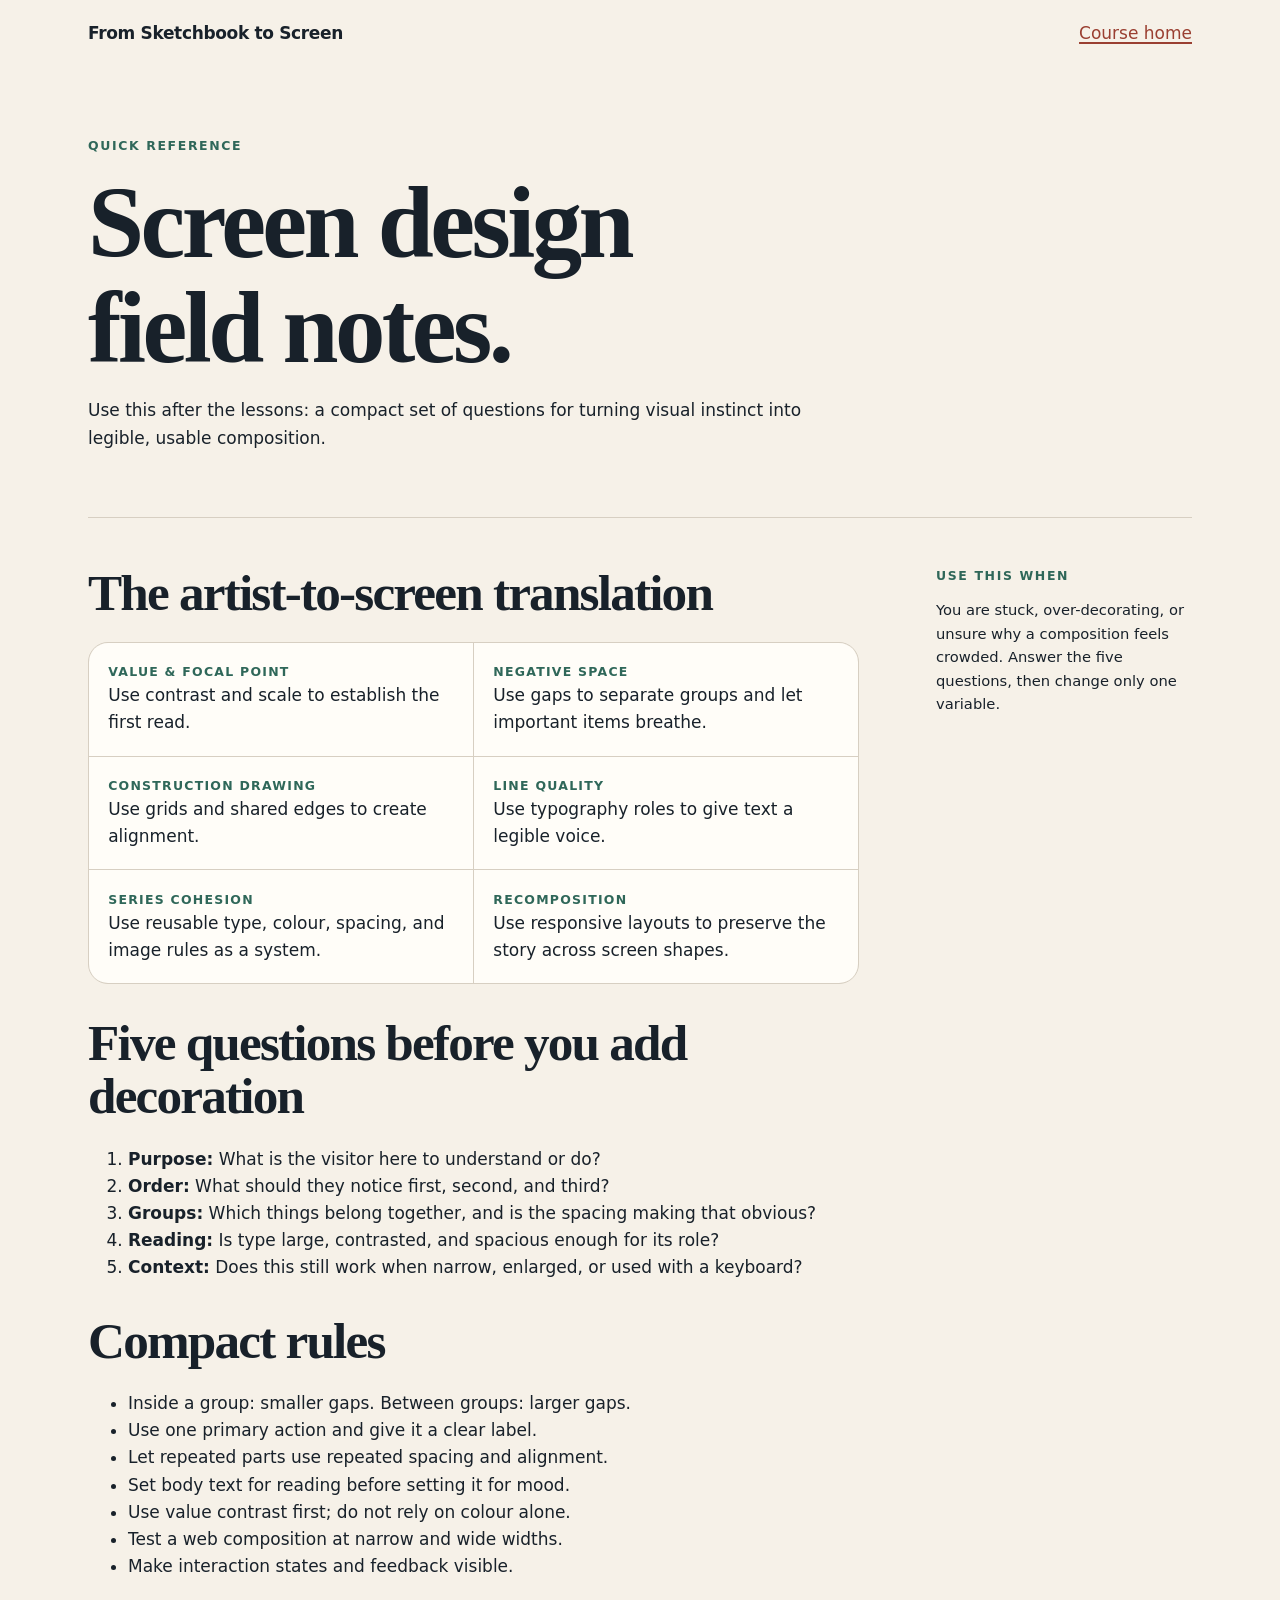
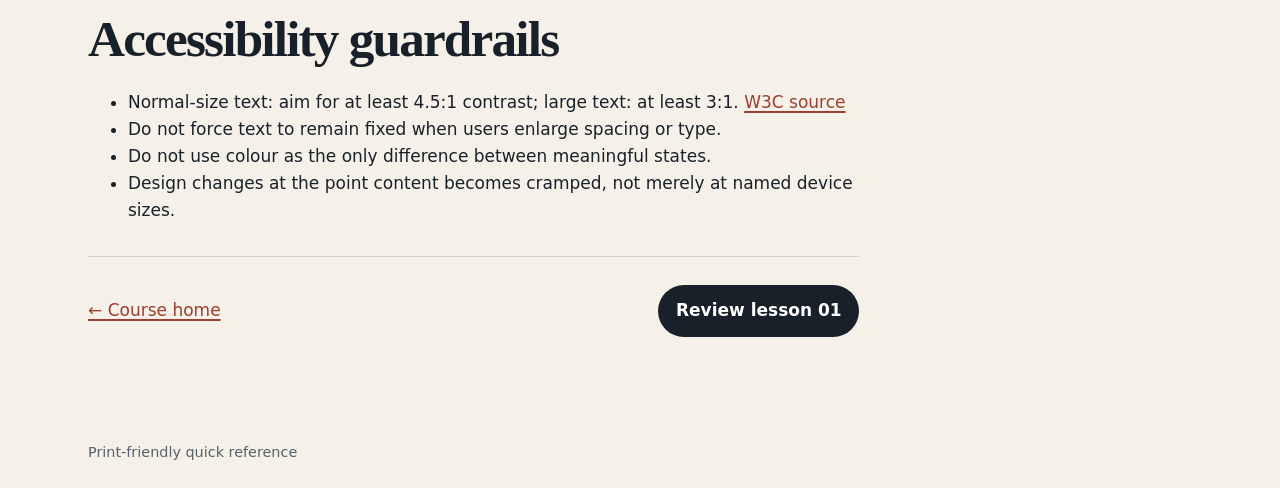
<file: reference/screen-design-field-notes.html>
<!doctype html>
<html lang="en"><head><meta charset="utf-8"><meta name="viewport" content="width=device-width, initial-scale=1"><title>Screen Design Field Notes</title><link rel="stylesheet" href="../assets/course.css?20260912"></head><body>
<header class="site-header"><a class="brand" href="../index.html">From Sketchbook to Screen</a><a href="../index.html">Course home</a></header><main class="page"><header class="lesson-head"><p class="eyebrow">Quick reference</p><h1>Screen design field notes.</h1><p>Use this after the lessons: a compact set of questions for turning visual instinct into legible, usable composition.</p></header><div class="lesson-layout"><article>
<section><h2>The artist-to-screen translation</h2><div class="transfer card"><div><strong>Value & focal point</strong>Use contrast and scale to establish the first read.</div><div><strong>Negative space</strong>Use gaps to separate groups and let important items breathe.</div><div><strong>Construction drawing</strong>Use grids and shared edges to create alignment.</div><div><strong>Line quality</strong>Use typography roles to give text a legible voice.</div><div><strong>Series cohesion</strong>Use reusable type, colour, spacing, and image rules as a system.</div><div><strong>Recomposition</strong>Use responsive layouts to preserve the story across screen shapes.</div></div></section>
<section><h2>Five questions before you add decoration</h2><ol><li><strong>Purpose:</strong> What is the visitor here to understand or do?</li><li><strong>Order:</strong> What should they notice first, second, and third?</li><li><strong>Groups:</strong> Which things belong together, and is the spacing making that obvious?</li><li><strong>Reading:</strong> Is type large, contrasted, and spacious enough for its role?</li><li><strong>Context:</strong> Does this still work when narrow, enlarged, or used with a keyboard?</li></ol></section>
<section><h2>Compact rules</h2><ul><li>Inside a group: smaller gaps. Between groups: larger gaps.</li><li>Use one primary action and give it a clear label.</li><li>Let repeated parts use repeated spacing and alignment.</li><li>Set body text for reading before setting it for mood.</li><li>Use value contrast first; do not rely on colour alone.</li><li>Test a web composition at narrow and wide widths.</li><li>Make interaction states and feedback visible.</li></ul></section>
<section><h2>Accessibility guardrails</h2><ul><li>Normal-size text: aim for at least 4.5:1 contrast; large text: at least 3:1. <a href="https://www.w3.org/WAI/WCAG22/Understanding/contrast-minimum.html">W3C source</a></li><li>Do not force text to remain fixed when users enlarge spacing or type.</li><li>Do not use colour as the only difference between meaningful states.</li><li>Design changes at the point content becomes cramped, not merely at named device sizes.</li></ul></section>
<nav class="next"><a href="../index.html">← Course home</a><a class="button" href="../lessons/0001-whitespace-is-composition.html">Review lesson 01</a></nav>
</article><aside><p class="eyebrow">Use this when</p><p>You are stuck, over-decorating, or unsure why a composition feels crowded. Answer the five questions, then change only one variable.</p></aside></div></main><footer class="footer">Print-friendly quick reference</footer></body></html>
</file>
<file: assets/course.css>
:root {
  --ink: #18212a;
  --muted: #55616b;
  --paper: #f6f1e8;
  --paper-bright: #fffdf8;
  --line: #d7cfc2;
  --coral: #d96550;
  --moss: #2f6759;
  --gold: #d29a38;
  --violet: #4c456e;
  --radius: 1.25rem;
  --shadow: 0 14px 36px rgb(34 28 22 / .10);
}

* { box-sizing: border-box; }
html { scroll-behavior: smooth; }
body {
  margin: 0;
  background: var(--paper);
  color: var(--ink);
  font-family: ui-sans-serif, system-ui, -apple-system, BlinkMacSystemFont, "Segoe UI", sans-serif;
  font-size: 17px;
  line-height: 1.6;
}
a { color: #9a3f31; text-decoration-thickness: .09em; text-underline-offset: .16em; }
a:hover { color: var(--moss); }
a:focus-visible, button:focus-visible, input:focus-visible {
  outline: 3px solid var(--gold);
  outline-offset: 4px;
}
p, li { max-width: 70ch; }
h1, h2, h3, .display { font-family: Georgia, "Times New Roman", serif; line-height: 1.04; letter-spacing: -.035em; }
h1 { font-size: clamp(3rem, 10vw, 7.5rem); margin: .15em 0; max-width: 11ch; }
h2 { font-size: clamp(2rem, 4vw, 3.25rem); margin: 0 0 .45em; }
h3 { font-size: 1.4rem; margin-bottom: .25rem; }
.site-header { max-width: 72rem; margin: auto; padding: 1.25rem 1.5rem; display: flex; justify-content: space-between; gap: 1rem; align-items: center; }
.brand { color: var(--ink); text-decoration: none; font-weight: 750; letter-spacing: -.02em; }
.eyebrow, .kicker { color: var(--moss); font-size: .78rem; letter-spacing: .13em; text-transform: uppercase; font-weight: 800; }
.page { max-width: 72rem; margin: auto; padding: 1.5rem 1.5rem 5rem; }
.hero { padding: clamp(2rem, 9vw, 7rem) 0 4rem; border-bottom: 1px solid var(--line); }
.hero p { font-size: clamp(1.15rem, 2.25vw, 1.55rem); max-width: 45ch; }
.hero-grid { display: grid; grid-template-columns: 1.45fr .75fr; gap: clamp(1.5rem, 6vw, 6rem); align-items: end; }
.hero-art { min-height: 18rem; position: relative; overflow: hidden; border-radius: var(--radius); background: var(--violet); box-shadow: var(--shadow); }
.hero-art::before { content: ""; position: absolute; width: 17rem; height: 17rem; border-radius: 50%; background: var(--coral); top: -4rem; right: -4rem; }
.hero-art::after { content: ""; position: absolute; width: 15rem; height: 15rem; border-radius: 43% 57% 68% 32% / 42% 39% 61% 58%; border: 1rem solid var(--gold); bottom: -5rem; left: -4rem; transform: rotate(25deg); }
.hero-art span { position: absolute; right: 2rem; bottom: 1.5rem; max-width: 10ch; color: white; font: 1.35rem/1.05 Georgia, serif; z-index: 1; }
.button, button { display: inline-block; border: 0; border-radius: 999px; padding: .75rem 1.1rem; background: var(--ink); color: white; font: inherit; font-weight: 750; cursor: pointer; text-decoration: none; box-shadow: none; }
.button:hover, button:hover { background: var(--coral); color: white; }
.button.alt { background: transparent; color: var(--ink); border: 1px solid var(--ink); }
.section { padding: clamp(2.75rem, 7vw, 6rem) 0; border-bottom: 1px solid var(--line); }
.section:last-child { border: 0; }
.card-grid { display: grid; grid-template-columns: repeat(3, 1fr); gap: 1rem; }
.card, .callout, .lesson-card { background: var(--paper-bright); border: 1px solid var(--line); border-radius: var(--radius); padding: 1.35rem; }
.card h3, .lesson-card h3 { margin-top: 0; }
.course-grid { display: grid; grid-template-columns: repeat(2, 1fr); gap: 1rem; counter-reset: lesson; }
.lesson-card { position: relative; min-height: 12rem; display: flex; flex-direction: column; align-items: flex-start; }
.lesson-card::before { counter-increment: lesson; content: "Lesson " counter(lesson, decimal-leading-zero); color: var(--coral); font-size: .76rem; font-weight: 800; letter-spacing: .12em; text-transform: uppercase; }
.lesson-card p { color: var(--muted); margin: .5rem 0 1rem; }
.lesson-card .button { margin-top: auto; }
.path { color: var(--muted); font-size: .92rem; }
.lesson-head { padding: 2rem 0 3rem; border-bottom: 1px solid var(--line); }
.lesson-head h1 { font-size: clamp(3.2rem, 8vw, 6.3rem); }
.lesson-meta { display: flex; flex-wrap: wrap; gap: .5rem 1rem; color: var(--muted); font-size: .95rem; }
.lesson-layout { display: grid; grid-template-columns: minmax(0, 1fr) 16rem; gap: clamp(2rem, 6vw, 6rem); padding-top: 3rem; }
.lesson-layout main > * + *, .lesson-layout > article > * + * { margin-top: 2rem; }
.lesson-layout aside { font-size: .92rem; }
.lesson-layout aside > * { margin-top: 0; }
.callout { border-left: .35rem solid var(--coral); }
.transfer { display: grid; grid-template-columns: 1fr 1fr; gap: 1px; overflow: hidden; padding: 0; background: var(--line); }
.transfer > div { background: var(--paper-bright); padding: 1.2rem; }
.transfer strong { display: block; color: var(--moss); font-size: .78rem; text-transform: uppercase; letter-spacing: .1em; }
.exercise { background: #e9e1d2; border-radius: var(--radius); padding: clamp(1.3rem, 4vw, 2.5rem); }
.exercise h2 { font-size: clamp(1.75rem, 3vw, 2.5rem); }
.choice-row { display: flex; flex-wrap: wrap; gap: .6rem; margin: 1rem 0; }
.choice { background: var(--paper-bright); color: var(--ink); border: 1px solid var(--line); min-width: 5.4rem; }
.choice[aria-pressed="true"] { background: var(--moss); border-color: var(--moss); color: white; }
.feedback { min-height: 1.6em; margin: .65rem 0 0; color: var(--muted); font-weight: 650; }
.feedback.good { color: var(--moss); }
.feedback.try { color: #a44b24; }
.space-lab { margin: 1.5rem 0; padding: 1.2rem; border: 1px solid var(--line); background: var(--paper-bright); border-radius: 1rem; }
.space-demo { --gap: 2rem; display: grid; grid-template-columns: 1fr 1fr; gap: var(--gap); align-items: center; margin: 1rem 0; }
.space-demo article { padding: 1rem; border: 1px solid var(--line); background: #fff; }
.space-demo article h3 { margin-top: 0; }
input[type="range"] { width: min(100%, 27rem); accent-color: var(--coral); }
.rule { color: var(--muted); font-size: .94rem; }
.checklist { list-style: none; padding: 0; }
.checklist li { margin: .65rem 0; padding-left: 1.8rem; position: relative; }
.checklist li::before { content: "□"; color: var(--coral); position: absolute; left: 0; font-size: 1.3rem; line-height: 1; }
.next { display: flex; align-items: center; justify-content: space-between; gap: 1rem; margin-top: 3rem; padding-top: 1.75rem; border-top: 1px solid var(--line); }
.footer { max-width: 72rem; margin: auto; padding: 1.5rem; color: var(--muted); font-size: .9rem; }

/* Home: an editorial course index with the quiet precision of a gallery guide. */
.skip-link {
  position: fixed;
  z-index: 10;
  top: 1rem;
  left: 1rem;
  transform: translateY(-170%);
  padding: .65rem .9rem;
  background: var(--ink);
  color: white;
  font-weight: 750;
  text-decoration: none;
  transition: transform .2s ease;
}
.skip-link:focus { transform: translateY(0); }
.home-header { padding-top: 1.6rem; padding-bottom: 1.6rem; border-bottom: 1px solid var(--line); }
.course-count { color: var(--moss); font-size: .74rem; letter-spacing: .15em; text-transform: uppercase; font-weight: 800; }
.home-page .page { padding-top: 0; }
.home-hero { padding: clamp(3.5rem, 8vw, 7.25rem) 0 clamp(3.75rem, 7vw, 6.5rem); }
.home-hero .hero-grid { grid-template-columns: minmax(0, 1.15fr) minmax(18rem, .7fr); gap: clamp(2rem, 7vw, 7rem); align-items: end; }
.home-hero h1 { max-width: 11.5ch; font-size: clamp(3.45rem, 7vw, 5.75rem); letter-spacing: -.04em; }
.home-hero .hero-copy > p { max-width: 51ch; margin: 1.2rem 0 1.75rem; font-size: clamp(1.1rem, 1.55vw, 1.32rem); }
.home-hero .button { padding: .9rem 1.25rem; transition: background-color .18s ease, transform .18s ease; }
.home-hero .button::after { content: " →"; margin-left: .25rem; }
.home-hero .button:hover { transform: translateY(-2px); }
.home-hero .hero-art { min-height: clamp(21rem, 32vw, 29rem); border-radius: 1rem; }
.home-hero .hero-art::before { width: 21rem; height: 21rem; top: -5rem; right: -5rem; }
.home-hero .hero-art::after { width: 19rem; height: 19rem; bottom: -5.5rem; left: -5.5rem; }
.home-hero .hero-art span { right: 1.75rem; bottom: 1.75rem; max-width: none; font-size: clamp(1.25rem, 2vw, 1.7rem); letter-spacing: -.02em; }
.home-section { padding-top: clamp(3.5rem, 8vw, 7.5rem); padding-bottom: clamp(3.5rem, 8vw, 7.5rem); }
.home-section > h2, .home-section .studio-copy > h2, .home-section .course-heading > h2 { max-width: 16ch; }
.promise-section > h2 { margin-bottom: clamp(2rem, 4vw, 3.5rem); }
.promise-grid { display: grid; grid-template-columns: repeat(3, 1fr); border-top: 1px solid var(--ink); }
.promise { min-height: 15rem; padding: 1.45rem 1.6rem 1.2rem; border-right: 1px solid var(--line); }
.promise:first-child { padding-left: 0; }
.promise:last-child { padding-right: 0; border-right: 0; }
.promise h3 { margin: 0 0 .75rem; font-size: clamp(1.35rem, 1.8vw, 1.7rem); }
.promise p { margin: 0; color: var(--muted); }
.studio-section { display: grid; grid-template-columns: minmax(0, 1fr) minmax(16rem, .52fr); gap: clamp(2rem, 8vw, 8rem); align-items: start; }
.studio-copy .checklist { margin: 1.6rem 0 0; }
.studio-note { margin: .4rem 0 0; padding: 1.35rem 0 0; border-top: 1px solid var(--coral); color: var(--muted); font-size: 1.05rem; }
.studio-note strong { display: block; margin-bottom: .65rem; color: var(--ink); font-family: Georgia, "Times New Roman", serif; font-size: 1.4rem; line-height: 1.08; letter-spacing: -.025em; }
.course-heading { display: flex; align-items: end; justify-content: space-between; gap: 2rem; margin-bottom: clamp(2rem, 4vw, 3.5rem); }
.course-heading > p { max-width: 25ch; margin: 0 0 .25rem; color: var(--muted); }
.home-course-grid { gap: 0; border-top: 1px solid var(--ink); }
.home-course-grid .lesson-card { min-height: 13rem; padding: 1.35rem 0 1.55rem; border: 0; border-radius: 0; border-bottom: 1px solid var(--line); background: transparent; }
.home-course-grid .lesson-card:nth-child(odd) { padding-right: clamp(1.25rem, 4vw, 3.5rem); }
.home-course-grid .lesson-card:nth-child(even) { padding-left: clamp(1.25rem, 4vw, 3.5rem); border-left: 1px solid var(--line); }
.home-course-grid .lesson-card::before { margin-bottom: .85rem; }
.home-course-grid .lesson-card h3 { font-size: clamp(1.35rem, 1.9vw, 1.75rem); }
.home-course-grid .lesson-card .button { padding: 0; background: transparent; color: #9a3f31; font-size: .95rem; box-shadow: none; }
.home-course-grid .lesson-card .button::after { content: " →"; margin-left: .2rem; }
.home-course-grid .lesson-card .button:hover { color: var(--moss); }
.closing-section { max-width: 56rem; }
.closing-section h2 { max-width: 11ch; }
.closing-section p { font-size: 1.08rem; }
.home-page .footer { border-top: 1px solid var(--line); padding-top: 1.8rem; padding-bottom: 2rem; }

@media (prefers-reduced-motion: no-preference) {
  .home-hero .hero-art { animation: settle-in .8s cubic-bezier(.16, 1, .3, 1) both; }
}
@keyframes settle-in {
  from { opacity: 0; clip-path: inset(0 0 100% 0); }
  to { opacity: 1; clip-path: inset(0); }
}
@media (max-width: 760px) {
  .hero-grid, .lesson-layout { grid-template-columns: 1fr; }
  .hero-art { min-height: 12rem; }
  .card-grid, .course-grid { grid-template-columns: 1fr; }
  .lesson-layout aside { order: -1; }
  .transfer, .space-demo { grid-template-columns: 1fr; }
  .next { align-items: flex-start; flex-direction: column; }
  .home-header { padding-top: 1.15rem; padding-bottom: 1.15rem; }
  .course-count { max-width: 12ch; text-align: right; }
  .home-hero { padding-top: 3.5rem; }
  .home-hero .hero-grid { grid-template-columns: 1fr; gap: 1.45rem; }
  .home-hero h1 { max-width: 10ch; font-size: clamp(3.25rem, 15.5vw, 4.5rem); }
  .home-hero .hero-copy > p { margin-top: 1.15rem; }
  .home-hero .hero-art { min-height: 14.5rem; }
  .home-hero .hero-art::before { width: 16rem; height: 16rem; }
  .home-hero .hero-art::after { width: 14rem; height: 14rem; border-width: .85rem; }
  .home-hero .hero-art span { right: 1.25rem; bottom: 1.15rem; font-size: 1.3rem; }
  .promise-grid { grid-template-columns: 1fr; }
  .promise { min-height: 0; padding: 1.35rem 0; border-right: 0; border-bottom: 1px solid var(--line); }
  .promise:first-child { padding-left: 0; }
  .promise:last-child { padding-bottom: 0; border-bottom: 0; }
  .studio-section { grid-template-columns: 1fr; gap: 2rem; }
  .course-heading { display: block; }
  .course-heading > p { margin-top: 1rem; }
  .home-course-grid .lesson-card:nth-child(odd), .home-course-grid .lesson-card:nth-child(even) { padding: 1.35rem 0 1.55rem; border-left: 0; }
}
@media print { body { background: white; font-size: 11pt; } .site-header, .footer, .button, button, .exercise { display: none; } .page { max-width: none; padding: 0; } .lesson-layout { display: block; } }

/* Lesson reader: orientation, reading rhythm, and hands-on work share one quiet system. */
.lesson-page .site-header { padding-top: 1.6rem; padding-bottom: 1.6rem; border-bottom: 1px solid var(--line); }
.lesson-page .site-header > a:last-child { font-size: .95rem; font-weight: 700; }
.lesson-page .page { padding-top: 0; }
.lesson-page .lesson-head {
  display: flex;
  flex-direction: column;
  align-items: flex-start;
  padding: clamp(3.5rem, 8vw, 6.75rem) 0 clamp(2.5rem, 5vw, 4.25rem);
}
.lesson-page .lesson-head .path { order: 0; margin: 0 0 1.35rem; }
.lesson-page .lesson-head h1 { order: 1; max-width: 12ch; margin: 0; font-size: clamp(3.25rem, 7vw, 5.8rem); letter-spacing: -.04em; }
.lesson-page .lesson-head .eyebrow { order: 2; margin: 1.2rem 0 0; }
.lesson-page .lesson-head > p:not(.path):not(.eyebrow) { order: 3; max-width: 58ch; margin: 1rem 0 0; font-size: clamp(1.1rem, 1.7vw, 1.3rem); }
.lesson-page .lesson-meta { order: 4; margin-top: 1.5rem; gap: .4rem 1.25rem; color: var(--moss); font-size: .9rem; font-weight: 700; }
.lesson-page .lesson-layout { grid-template-columns: minmax(0, 48rem) minmax(13rem, 16rem); gap: clamp(2rem, 7vw, 7rem); padding-top: clamp(2.5rem, 5vw, 4rem); }
.lesson-page .lesson-layout main > * + * { margin-top: clamp(2.75rem, 5vw, 4.5rem); }
.lesson-page .lesson-layout main > section > h2 { max-width: 17ch; margin-bottom: .65em; }
.lesson-page .lesson-layout aside { align-self: start; position: sticky; top: 1.5rem; padding-top: 1rem; border-top: 1px solid var(--moss); color: var(--muted); }
.lesson-page .lesson-layout aside .eyebrow { color: var(--moss); }
.lesson-page .lesson-layout aside a { font-weight: 700; }
.lesson-page .transfer { border-radius: 1rem; }
.lesson-page .transfer > div { padding: clamp(1.25rem, 3vw, 1.75rem); }
.lesson-page .exercise { padding: clamp(1.5rem, 4vw, 2.75rem); border-top: 2px solid var(--moss); border-radius: 1rem; }
.lesson-page .exercise .kicker { color: var(--moss); }
.lesson-page .choice { min-height: 3.25rem; padding-inline: 1.1rem; transition: background-color .16s ease, border-color .16s ease, color .16s ease, transform .16s ease; }
.lesson-page .choice:hover { background: var(--paper-bright); border-color: var(--moss); color: var(--moss); transform: translateY(-1px); }
.lesson-page .choice:active { transform: translateY(0); }
.lesson-page .choice[aria-pressed="true"]:hover { color: white; }
.lesson-page .feedback { margin-top: 1rem; }
.lesson-page .callout { padding: 1.15rem 1.3rem; border-left: 0; border-top: 1px solid var(--coral); background: var(--paper-bright); border-radius: 0 0 var(--radius) var(--radius); }
.lesson-page .next { margin-top: clamp(3.5rem, 7vw, 5.5rem); padding-top: 1.4rem; }
.lesson-page .next > a:first-child { font-weight: 700; }
.lesson-page .next .button::after { content: " →"; margin-left: .25rem; }
.lesson-page .card-grid { gap: 0; border-top: 1px solid var(--ink); }
.lesson-page .card-grid .card { min-height: 0; padding: 1.35rem 1.5rem 1.5rem; border: 0; border-right: 1px solid var(--line); border-radius: 0; background: transparent; }
.lesson-page .card-grid .card:first-child { padding-left: 0; }
.lesson-page .card-grid .card:last-child { padding-right: 0; border-right: 0; }
.lesson-page .footer { margin-top: 1rem; padding-top: 1.8rem; padding-bottom: 2rem; border-top: 1px solid var(--line); }

/* Lesson studios use one shared material language while each interaction visualizes a different design decision. */
.studio { overflow: hidden; }
.studio-controls { display: flex; flex-wrap: wrap; gap: .55rem; margin: 1.25rem 0; }
.studio-controls button { min-height: 2.8rem; padding: .55rem .9rem; background: var(--paper-bright); color: var(--ink); border: 1px solid var(--line); }
.studio-controls button[aria-pressed="true"] { color: white; background: var(--moss); border-color: var(--moss); }
.studio-range { display: flex; justify-content: space-between; gap: 1rem; max-width: 30rem; color: var(--muted); font-weight: 700; font-size: .9rem; }
.studio-range output { color: var(--moss); }
.hierarchy-stage, .grid-stage, .type-stage, .contrast-stage, .rhythm-stage, .responsive-stage, .interaction-stage, .system-stage, .critique-result { margin-top: 1.3rem; border: 1px solid var(--line); background: var(--paper-bright); }
.hierarchy-stage { display: grid; gap: .7rem; padding: clamp(1.35rem, 4vw, 2.5rem); align-items: start; min-height: 15rem; }
.hierarchy-stage > * { margin: 0; transition: font-size .25s ease, color .25s ease, opacity .25s ease, transform .25s ease; }
.hierarchy-title { color: var(--violet); font: clamp(2.35rem, 7vw, 4.4rem)/.9 Georgia, serif; letter-spacing: -.05em; }
.hierarchy-detail { color: var(--muted); font-weight: 700; }
.hierarchy-action { background: var(--coral); justify-self: start; }
[data-hierarchy-lab][data-focus="detail"] .hierarchy-title, [data-hierarchy-lab][data-focus="action"] .hierarchy-title { font-size: 1.45rem; letter-spacing: -.02em; color: var(--ink); }
[data-hierarchy-lab][data-focus="detail"] .hierarchy-detail { font-size: 2.5rem; color: var(--violet); line-height: 1; }
[data-hierarchy-lab][data-focus="action"] .hierarchy-action { font-size: 1.2rem; padding: 1rem 1.25rem; transform: scale(1.05); }
.grid-stage { display: grid; grid-template-columns: repeat(4, minmax(0, 1fr)); grid-template-rows: repeat(5, minmax(2.2rem, 1fr)); gap: .6rem; position: relative; min-height: 19rem; padding: 1.2rem; overflow: hidden; }
.grid-guide { z-index: 0; pointer-events: none; border-color: color-mix(in srgb, var(--gold) 74%, transparent); border-style: dashed; opacity: .8; transition: opacity .2s ease; }
.guides-hidden .grid-guide { opacity: 0; }
.grid-guide-v1 { grid-column: 1; grid-row: 1 / -1; border-left-width: 1px; }.grid-guide-v2 { grid-column: 2; grid-row: 1 / -1; border-left-width: 1px; }.grid-guide-v3 { grid-column: 3; grid-row: 1 / -1; border-left-width: 1px; }.grid-guide-v4 { grid-column: 4; grid-row: 1 / -1; border-left-width: 1px; }.grid-guide-v5 { grid-column: 4; grid-row: 1 / -1; border-right-width: 1px; }
.grid-guide-h1 { grid-column: 1 / -1; grid-row: 1; border-top-width: 1px; }.grid-guide-h2 { grid-column: 1 / -1; grid-row: 2; border-top-width: 1px; }.grid-guide-h3 { grid-column: 1 / -1; grid-row: 3; border-top-width: 1px; }.grid-guide-h4 { grid-column: 1 / -1; grid-row: 4; border-top-width: 1px; }
.grid-piece { z-index: 1; align-self: center; padding: .45rem .7rem; transition: background-color .2s ease, color .2s ease; }
.grid-piece-title { grid-column: 1 / span 2; grid-row: 1; color: var(--violet); font: 1.75rem/1 Georgia, serif; }
.grid-piece-image { grid-column: 3 / span 2; grid-row: 2 / span 2; min-height: 5.5rem; background: var(--coral); }
.grid-piece-copy { grid-column: 2 / span 2; grid-row: 4; color: var(--muted); background: #e9e1d2; }
.grid-piece-action { grid-column: 4; grid-row: 5; justify-self: end; color: white; background: var(--moss); }
.snapped .grid-piece-title { grid-column: 1 / span 3; }.snapped .grid-piece-image { grid-column: 1 / span 2; }.snapped .grid-piece-copy { grid-column: 1 / span 3; }.snapped .grid-piece-action { grid-column: 1 / span 2; justify-self: start; }
.type-stage { padding: 1.35rem; overflow: hidden; }
.type-stage p { width: var(--measure-width, 67%); max-width: 100%; margin: 0; font-size: 1.05rem; line-height: 1.7; }
.contrast-stage { display: grid; gap: .65rem; padding: 1.5rem; background: var(--coral); color: var(--ink); transition: color .2s ease; }
.contrast-stage[data-text="paper"] { color: var(--paper-bright); }
.contrast-stage[data-text="muted"] { color: var(--muted); }
.contrast-stage strong { font: 2.15rem/1 Georgia, serif; letter-spacing: -.04em; }
.contrast-status { font-weight: 800; font-size: .85rem; }
.rhythm-stage { --group-gap: 24px; display: flex; align-items: center; gap: var(--group-gap); min-height: 8.5rem; padding: 1.35rem; overflow: hidden; transition: gap .15s ease; }
.rhythm-group { display: flex; gap: .5rem; }
.rhythm-group span { display: block; width: 2.5rem; height: 2.5rem; background: var(--moss); border-radius: 50%; }
.rhythm-group:last-child span { background: var(--gold); }
.responsive-stage { display: grid; min-height: 17rem; place-items: center; padding: 1.25rem; overflow: hidden; }
.responsive-canvas { --canvas-width: 360px; display: grid; grid-template-columns: 1fr; gap: .65rem; width: min(var(--canvas-width), 100%); min-height: 12rem; padding: .7rem; background: var(--ink); }
.responsive-canvas.wide { grid-template-columns: 1fr 1fr; }
.tile { min-height: 3rem; transform-origin: top left; }
.tile-coral { background: var(--coral); }.tile-moss { background: var(--moss); }.tile-gold { background: var(--gold); }.tile-violet { background: var(--violet); }
.interaction-stage { display: grid; gap: .75rem; justify-items: start; padding: 1.5rem; }
.save-control { background: var(--violet); transition: background .2s ease, transform .2s ease; }
.save-control[aria-pressed="true"] { background: var(--moss); }
.interaction-note { min-height: 1.6em; margin: 0; color: var(--muted); font-weight: 700; }
.system-stage { display: grid; grid-template-columns: 1.2fr .8fr; min-height: 13rem; overflow: hidden; transition: grid-template-columns .25s ease; }
.system-art { position: relative; min-height: 12rem; background: var(--violet); overflow: hidden; }
.system-art::before { content: ""; position: absolute; width: 8rem; height: 8rem; top: -1.5rem; right: -1.5rem; border-radius: 50%; background: var(--coral); }
.system-art span { position: absolute; width: 8rem; height: 8rem; bottom: -2.5rem; left: 1.5rem; border: .7rem solid var(--gold); border-radius: 50%; }
.system-copy { display: grid; align-content: end; gap: .6rem; padding: 1.25rem; background: var(--paper-bright); }
.system-copy b { font: 2rem/.95 Georgia, serif; letter-spacing: -.04em; }.system-copy small { color: var(--moss); font-weight: 800; }
.system-stage[data-format="social"] { grid-template-columns: 1fr; max-width: 19rem; }.system-stage[data-format="social"] .system-art { min-height: 13rem; }
.critique-options { display: grid; gap: .65rem; margin: 1.25rem 0; }.critique-options label { display: flex; gap: .65rem; align-items: center; font-weight: 700; }.critique-options input { width: 1.1rem; height: 1.1rem; accent-color: var(--coral); }
.critique-result { display: grid; gap: .35rem; padding: 1.1rem 1.25rem; border-top: 2px solid var(--moss); }.critique-result strong { color: var(--moss); }.critique-result span { color: var(--muted); }

@media (max-width: 760px) {
  .lesson-page .site-header { padding-top: 1.15rem; padding-bottom: 1.15rem; }
  .lesson-page .site-header > a:last-child { text-align: right; }
  .lesson-page .lesson-head { padding-top: 3.25rem; padding-bottom: 2.5rem; }
  .lesson-page .lesson-head h1 { max-width: 10ch; font-size: clamp(3rem, 14.5vw, 4.45rem); }
  .lesson-page .lesson-layout { grid-template-columns: 1fr; gap: 2.5rem; padding-top: 2.5rem; }
  .lesson-page .lesson-layout aside { position: static; order: 0; padding-top: 1.15rem; }
  .lesson-page .lesson-layout main { order: -1; }
  .lesson-page .lesson-layout main > * + * { margin-top: 3.25rem; }
  .lesson-page .transfer { grid-template-columns: 1fr; }
  .lesson-page .transfer > div + div { border-top: 1px solid var(--line); }
  .lesson-page .card-grid { grid-template-columns: 1fr; }
  .lesson-page .card-grid .card { padding: 1.25rem 0; border-right: 0; border-bottom: 1px solid var(--line); }
  .lesson-page .card-grid .card:last-child { padding-bottom: 0; border-bottom: 0; }
  .lesson-page .next { align-items: stretch; }
  .lesson-page .next .button { text-align: center; }
  .studio-range { display: grid; }
  .grid-stage { min-height: 17rem; padding: .85rem; gap: .4rem; }.grid-piece { font-size: .82rem; }.grid-piece-title { font-size: 1.35rem; }.grid-piece-image { min-height: 4.25rem; }
  .system-stage { grid-template-columns: 1fr; }.system-copy { min-height: 7rem; }.system-stage[data-format="social"] { max-width: 100%; }
}
</file>
